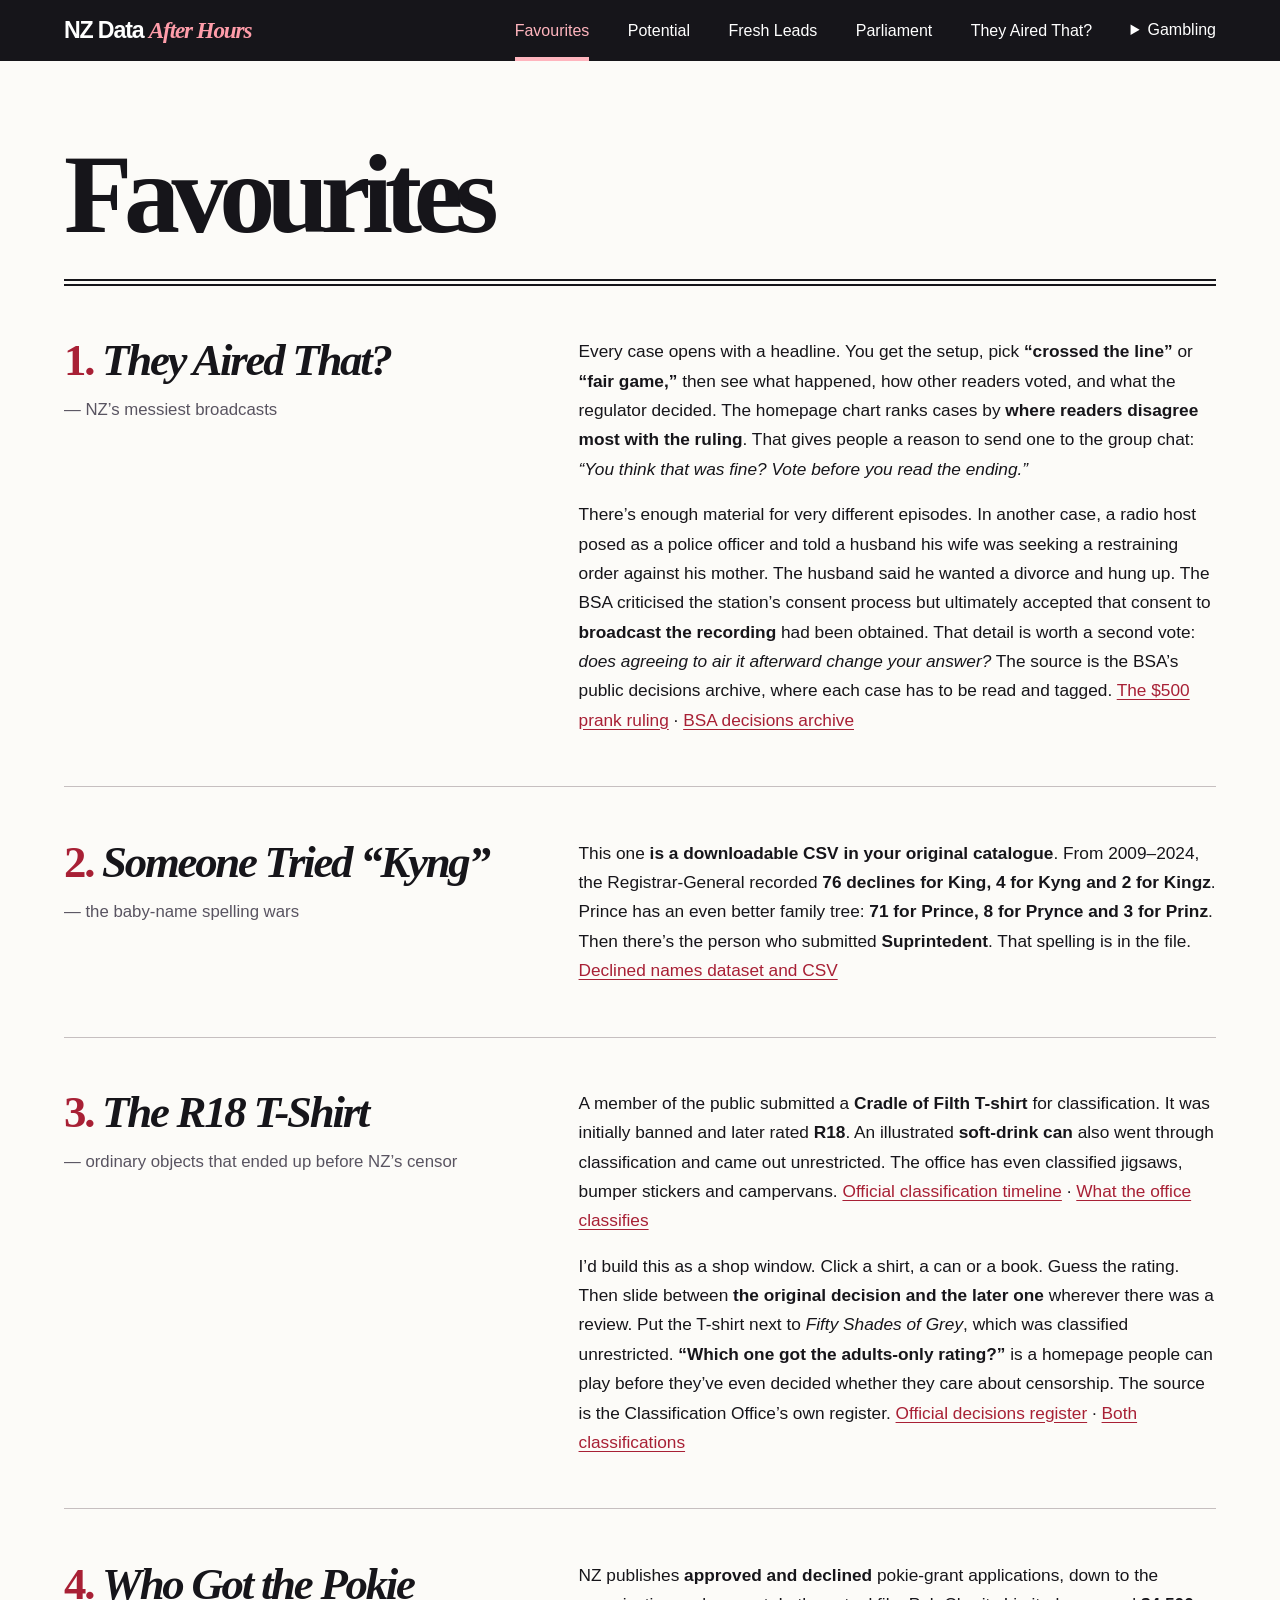
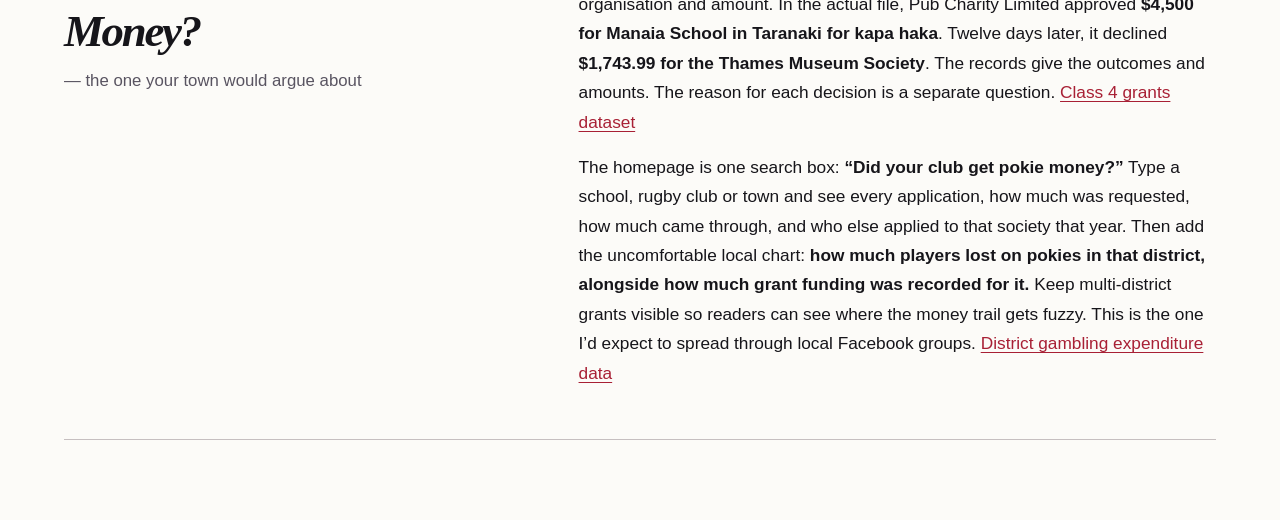
<file: index.html>
<!doctype html>
<html lang="en-NZ">
<head>
  <meta charset="utf-8">
  <meta name="viewport" content="width=device-width, initial-scale=1">
  <title>Favourites · NZ Data After Hours</title>
  <link rel="stylesheet" href="style.css">
  <link rel="stylesheet" href="gambling.css">
</head>
<body>
  <a class="skip" href="#main">Skip to content</a>
  <header class="masthead">
    <div class="frame header-row">
      <a class="wordmark" href="index.html">NZ Data <em>After Hours</em></a>
      <nav aria-label="Pages">
        <a href="index.html" aria-current="page">Favourites</a>
        <a href="potential.html">Potential</a>
        <a href="fresh-leads.html">Fresh Leads</a>
        <a href="parliament.html">Parliament</a>
        <a href="they-aired-that.html">They Aired That?</a>
        <details class="gambling-menu"><summary>Gambling</summary><div>
          <a href="gambling.html">Gambling Website</a>
          <a href="pokie-money.html">Pokie Money</a>
          <a href="gambling-losses.html">NZ Gambling Losses</a>
          <a href="online-gambling.html">Offshore Gambling</a>
          <a href="odds.html">What Are the Odds?</a>
          <a href="hundred-dollars.html">The $100 Breakdown</a>
          <a href="pokies-near-you.html">Pokies Near You</a>
          <a href="how-nz-gambles.html">How NZ Gambles</a>
        </div></details>
      </nav>
    </div>
  </header>
  <main class="frame" id="main">
    <h1>Favourites</h1>
    <article id="they-aired-that">
      <header class="story-title">
        <h2><span class="number">1.</span> <a href="they-aired-that.html"><em>They Aired That?</em></a> <span class="subtitle">— NZ’s messiest broadcasts</span></h2>
      </header>
      <div class="copy">
        <p>Every case opens with a headline. You get the setup, pick <strong>“crossed the line”</strong> or <strong>“fair game,”</strong> then see what happened, how other readers voted, and what the regulator decided. The homepage chart ranks cases by <strong>where readers disagree most with the ruling</strong>. That gives people a reason to send one to the group chat: <em>“You think that was fine? Vote before you read the ending.”</em></p>
        <p>There’s enough material for very different episodes. In another case, a radio host posed as a police officer and told a husband his wife was seeking a restraining order against his mother. The husband said he wanted a divorce and hung up. The BSA criticised the station’s consent process but ultimately accepted that consent to <strong>broadcast the recording</strong> had been obtained. That detail is worth a second vote: <em>does agreeing to air it afterward change your answer?</em> The source is the BSA’s public decisions archive, where each case has to be read and tagged. <a href="https://www.bsa.govt.nz/decisions/all-decisions/albery-and-radioworks-ltd-2011-038/">The $500 prank ruling</a> · <a href="https://www.bsa.govt.nz/decisions/">BSA decisions archive</a></p>
      </div>
    </article>

    <article id="someone-tried-kyng">
      <header class="story-title">
        <h2><span class="number">2.</span> <a href="#someone-tried-kyng"><em>Someone Tried “Kyng”</em></a> <span class="subtitle">— the baby-name spelling wars</span></h2>
      </header>
      <div class="copy">
        <p>This one <strong>is a downloadable CSV in your original catalogue</strong>. From 2009–2024, the Registrar-General recorded <strong>76 declines for King, 4 for Kyng and 2 for Kingz</strong>. Prince has an even better family tree: <strong>71 for Prince, 8 for Prynce and 3 for Prinz</strong>. Then there’s the person who submitted <strong>Suprintedent</strong>. That spelling is in the file. <a href="https://catalogue.data.govt.nz/dataset/names-that-were-declined-by-the-registrar-general-from-2009-2024">Declined names dataset and CSV</a></p>
      </div>
    </article>

    <article id="the-r18-t-shirt">
      <header class="story-title">
        <h2><span class="number">3.</span> <a href="#the-r18-t-shirt"><em>The R18 T-Shirt</em></a> <span class="subtitle">— ordinary objects that ended up before NZ’s censor</span></h2>
      </header>
      <div class="copy">
        <p>A member of the public submitted a <strong>Cradle of Filth T-shirt</strong> for classification. It was initially banned and later rated <strong>R18</strong>. An illustrated <strong>soft-drink can</strong> also went through classification and came out unrestricted. The office has even classified jigsaws, bumper stickers and campervans. <a href="https://www.classificationoffice.govt.nz/resources/30-years-of-the-classification-office/">Official classification timeline</a> · <a href="https://www.classificationoffice.govt.nz/about/our-role/">What the office classifies</a></p>
        <p>I’d build this as a shop window. Click a shirt, a can or a book. Guess the rating. Then slide between <strong>the original decision and the later one</strong> wherever there was a review. Put the T-shirt next to <em>Fifty Shades of Grey</em>, which was classified unrestricted. <strong>“Which one got the adults-only rating?”</strong> is a homepage people can play before they’ve even decided whether they care about censorship. The source is the Classification Office’s own register. <a href="https://register.classificationoffice.govt.nz/">Official decisions register</a> · <a href="https://www.classificationoffice.govt.nz/resources/30-years-of-the-classification-office/">Both classifications</a></p>
      </div>
    </article>

    <article id="who-got-the-pokie-money">
      <header class="story-title">
        <h2><span class="number">4.</span> <a href="pokie-money.html"><em>Who Got the Pokie Money?</em></a> <span class="subtitle">— the one your town would argue about</span></h2>
      </header>
      <div class="copy">
        <p>NZ publishes <strong>approved and declined</strong> pokie-grant applications, down to the organisation and amount. In the actual file, Pub Charity Limited approved <strong>$4,500 for Manaia School in Taranaki for kapa haka</strong>. Twelve days later, it declined <strong>$1,743.99 for the Thames Museum Society</strong>. The records give the outcomes and amounts. The reason for each decision is a separate question. <a href="https://catalogue.data.govt.nz/dataset/class-4-grants-data">Class 4 grants dataset</a></p>
        <p>The homepage is one search box: <strong>“Did your club get pokie money?”</strong> Type a school, rugby club or town and see every application, how much was requested, how much came through, and who else applied to that society that year. Then add the uncomfortable local chart: <strong>how much players lost on pokies in that district, alongside how much grant funding was recorded for it.</strong> Keep multi-district grants visible so readers can see where the money trail gets fuzzy. This is the one I’d expect to spread through local Facebook groups. <a href="https://catalogue.data.govt.nz/dataset/class-4-gambling-expenditure-by-quarter-and-district">District gambling expenditure data</a></p>
      </div>
    </article>
  </main>
</body>
</html>
</file>
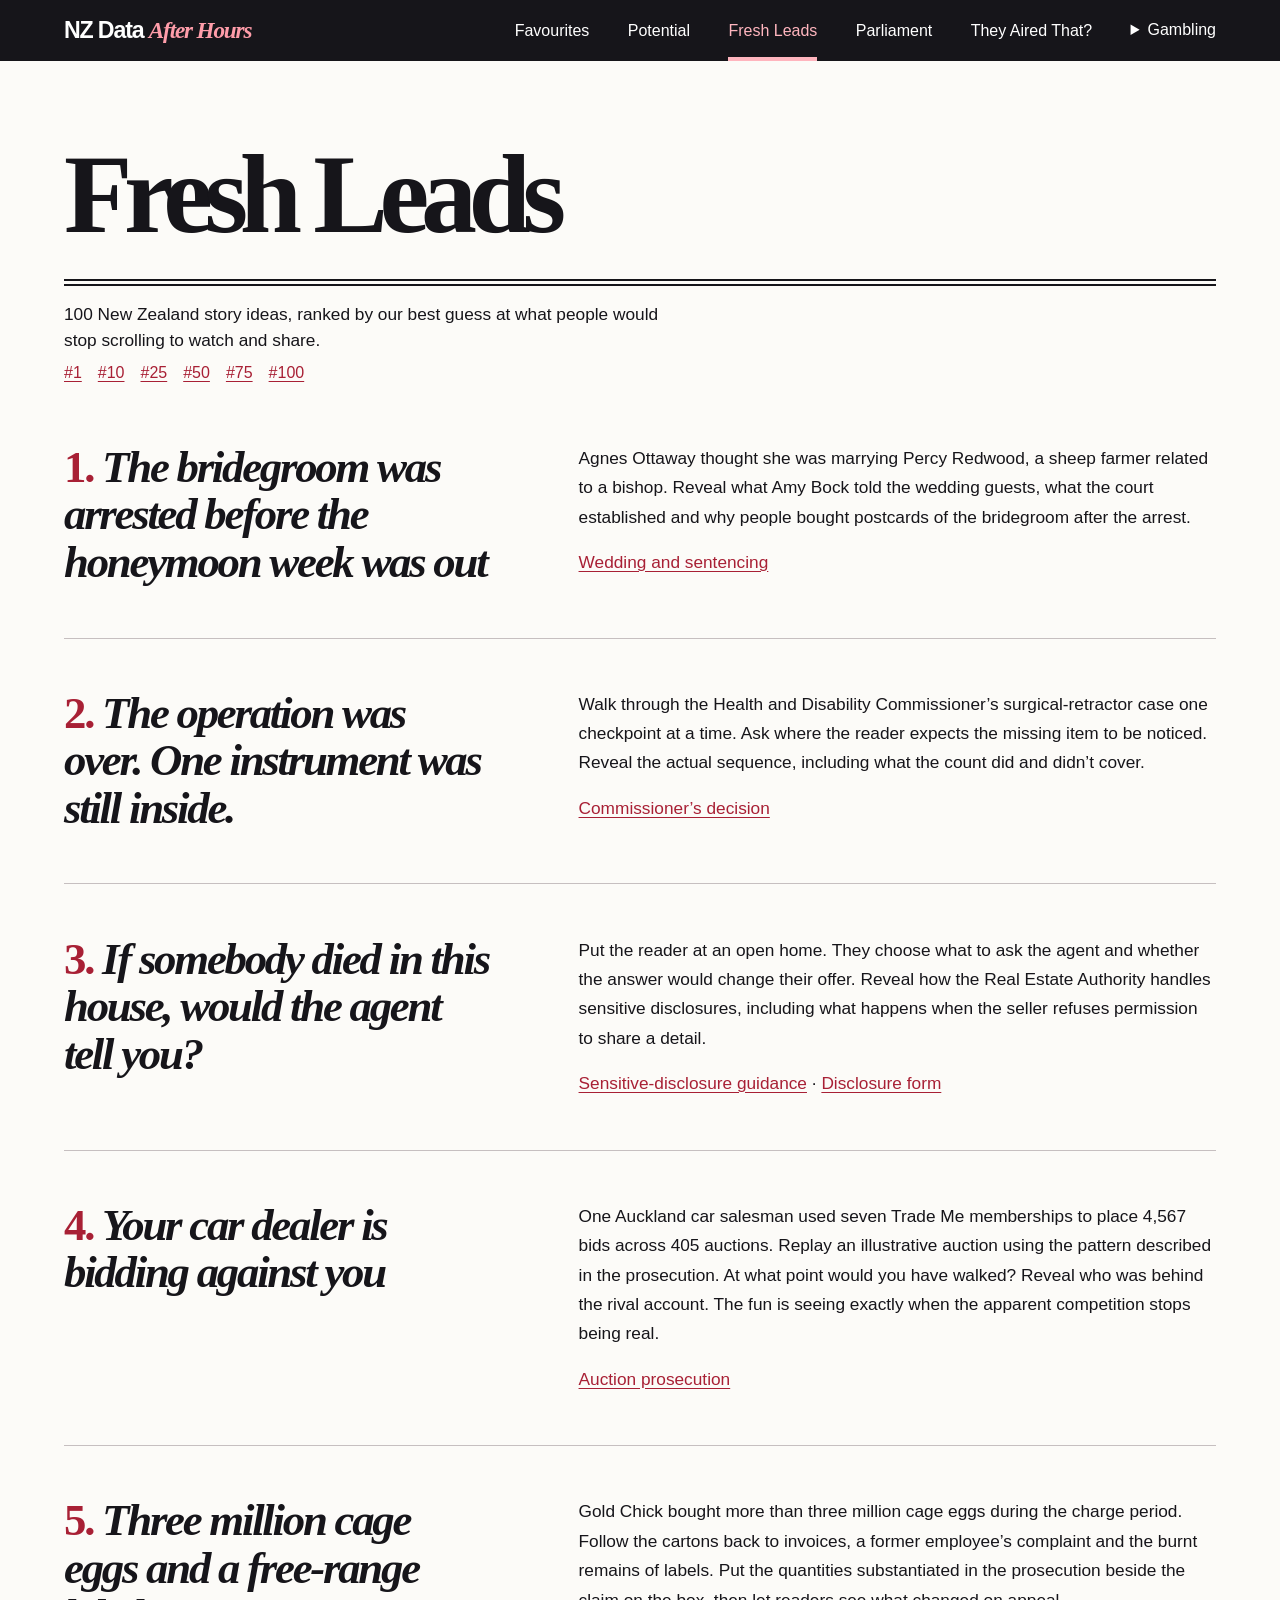
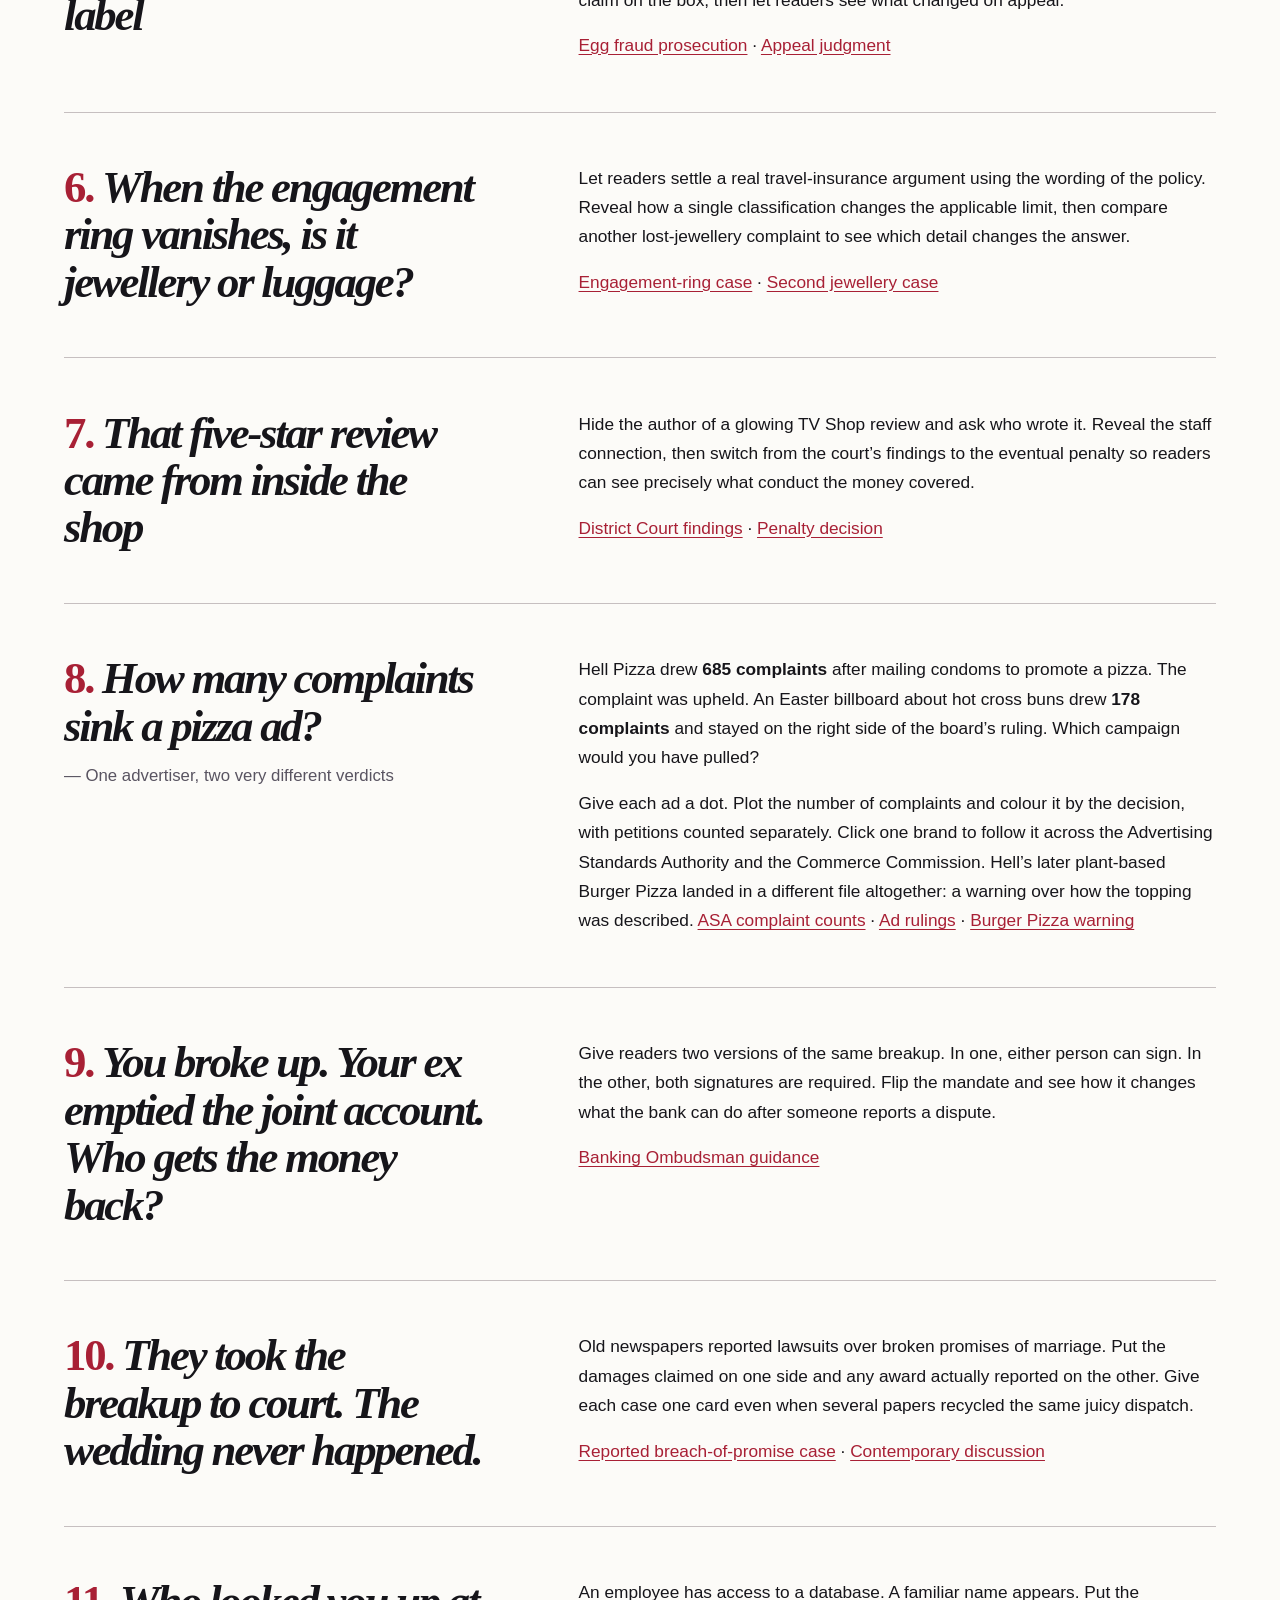
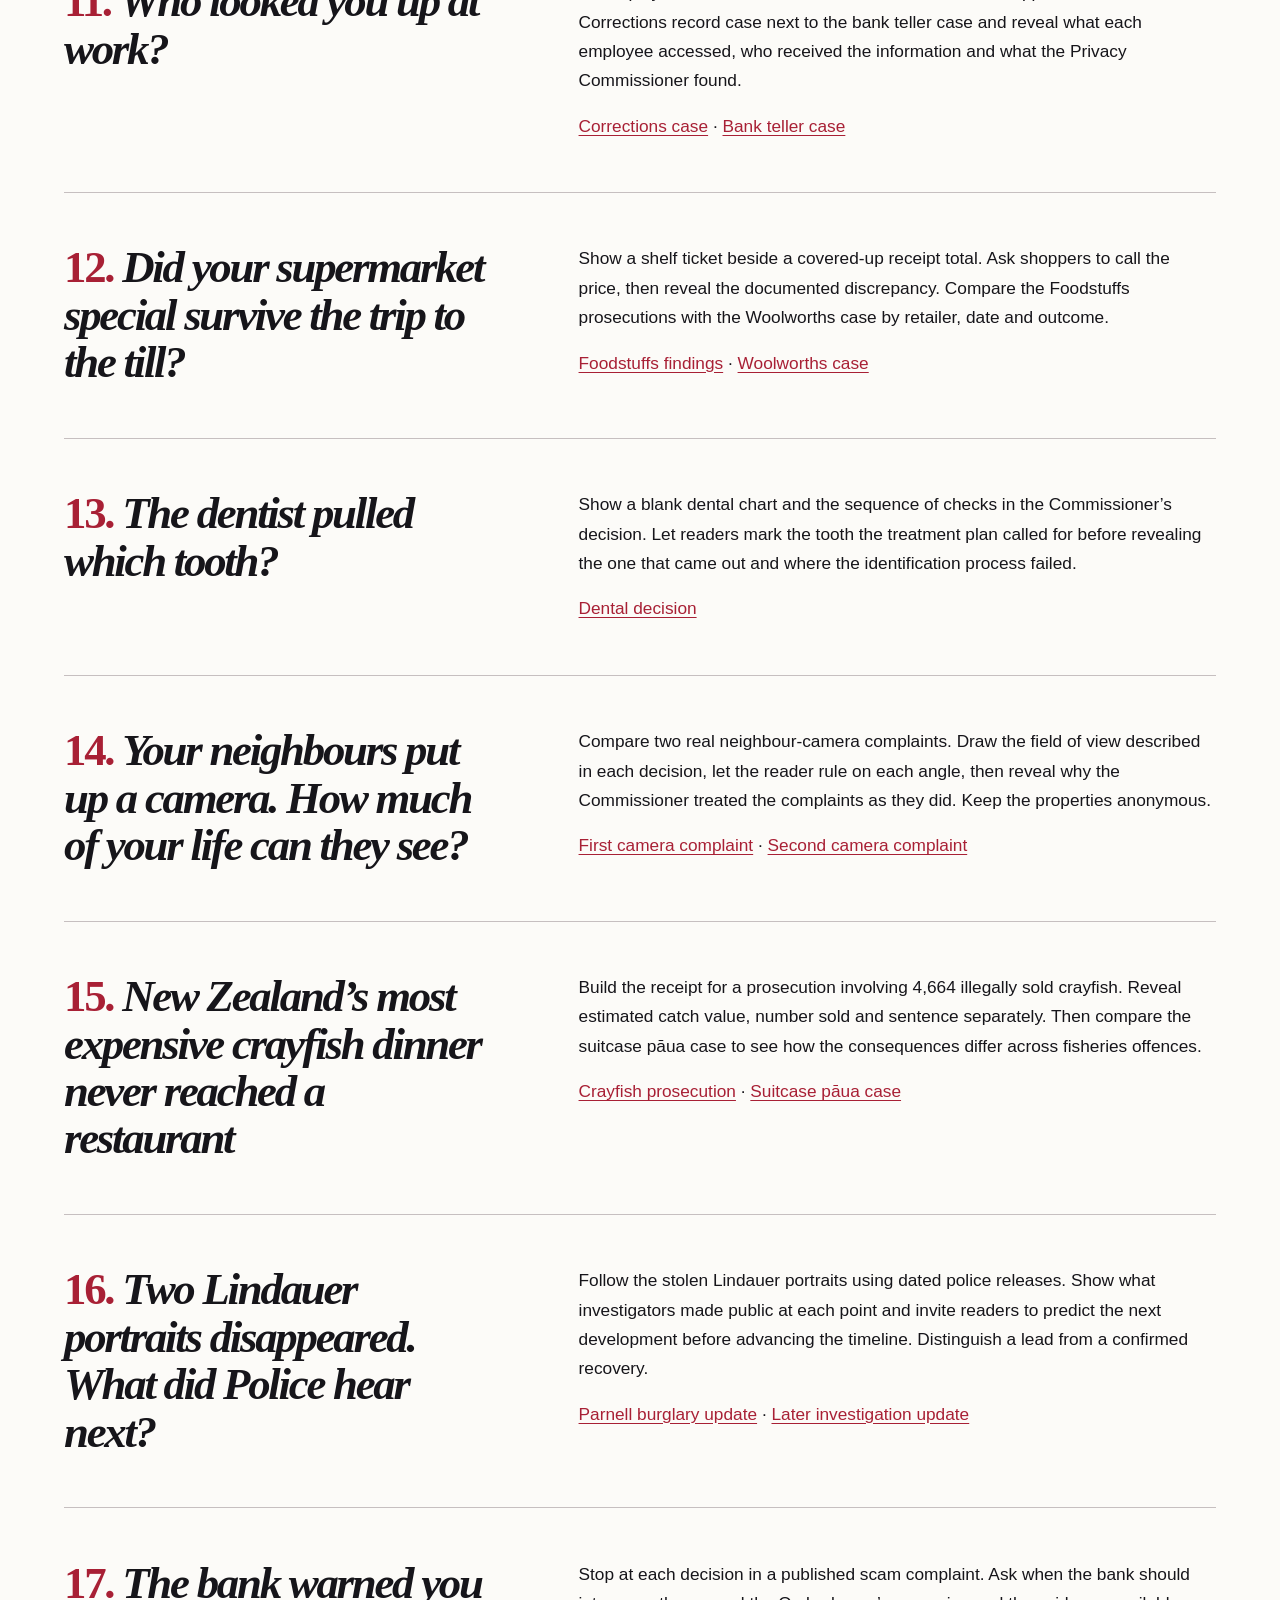
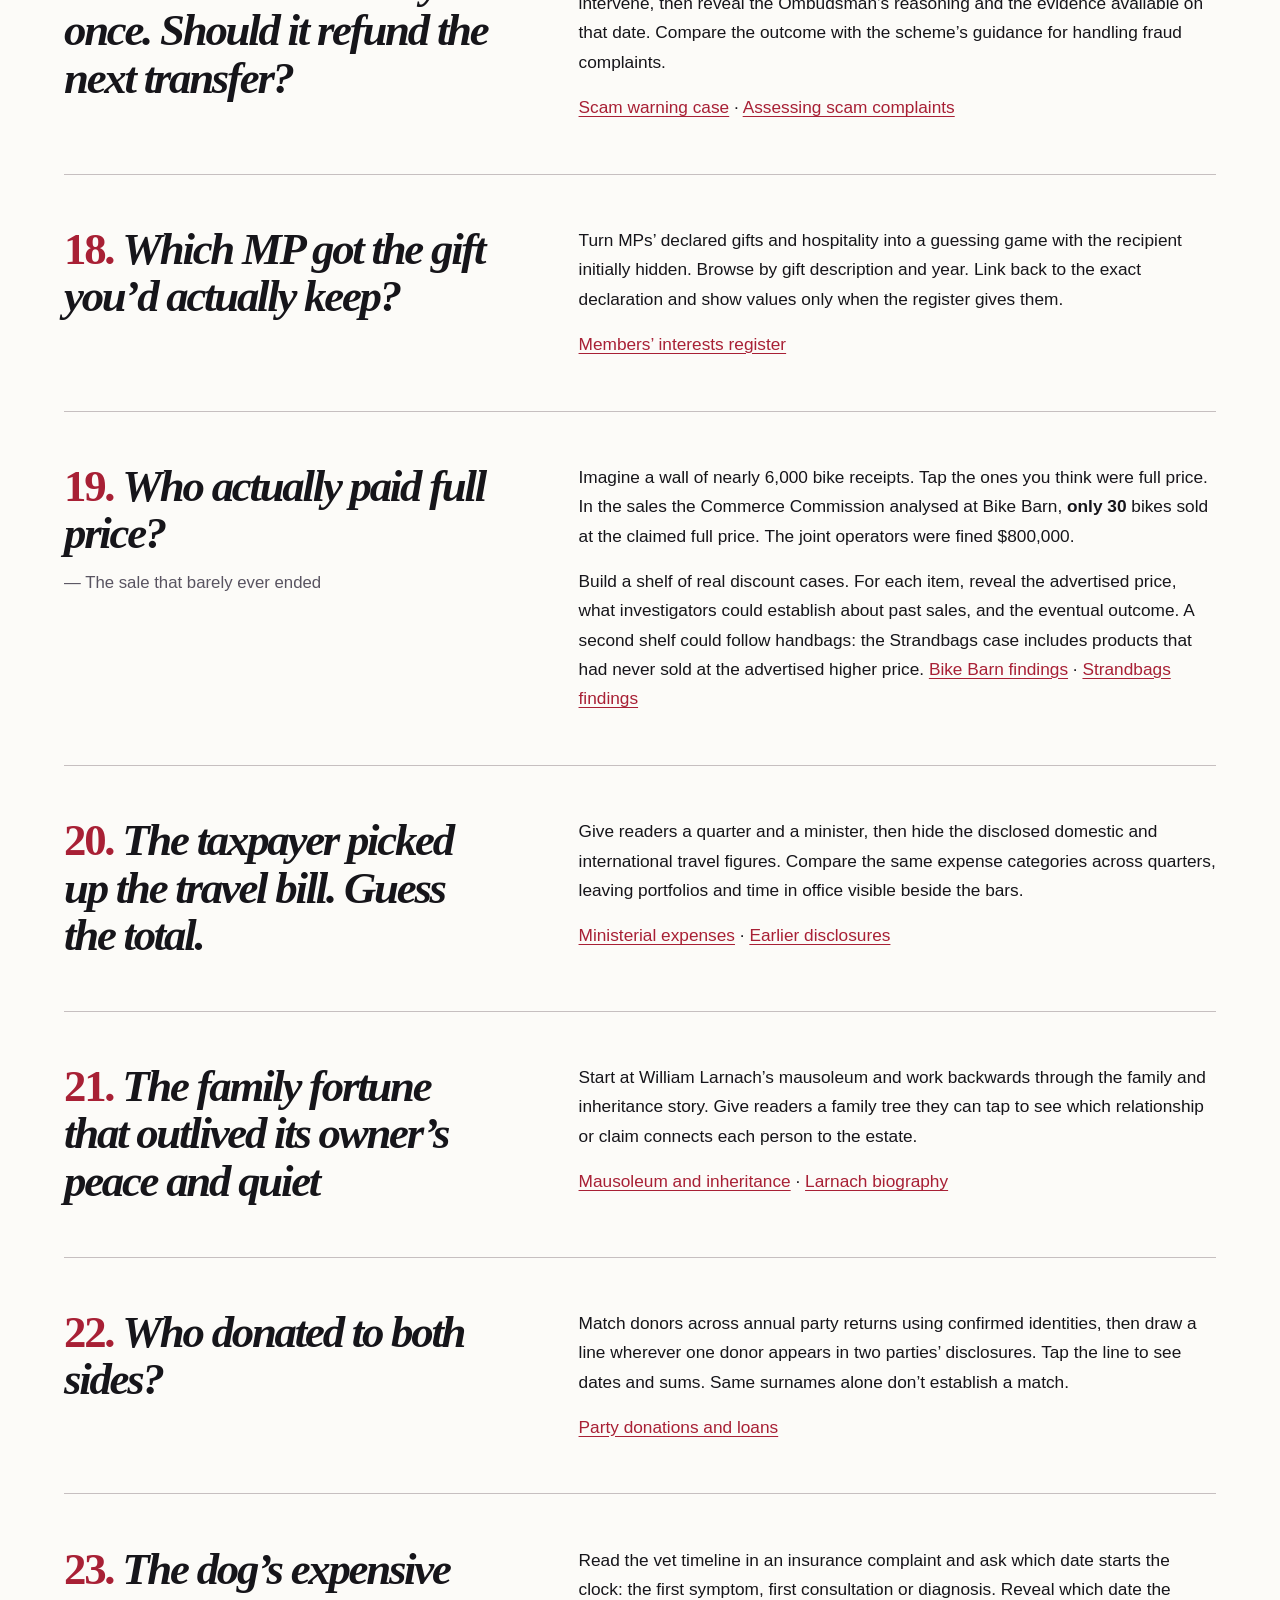
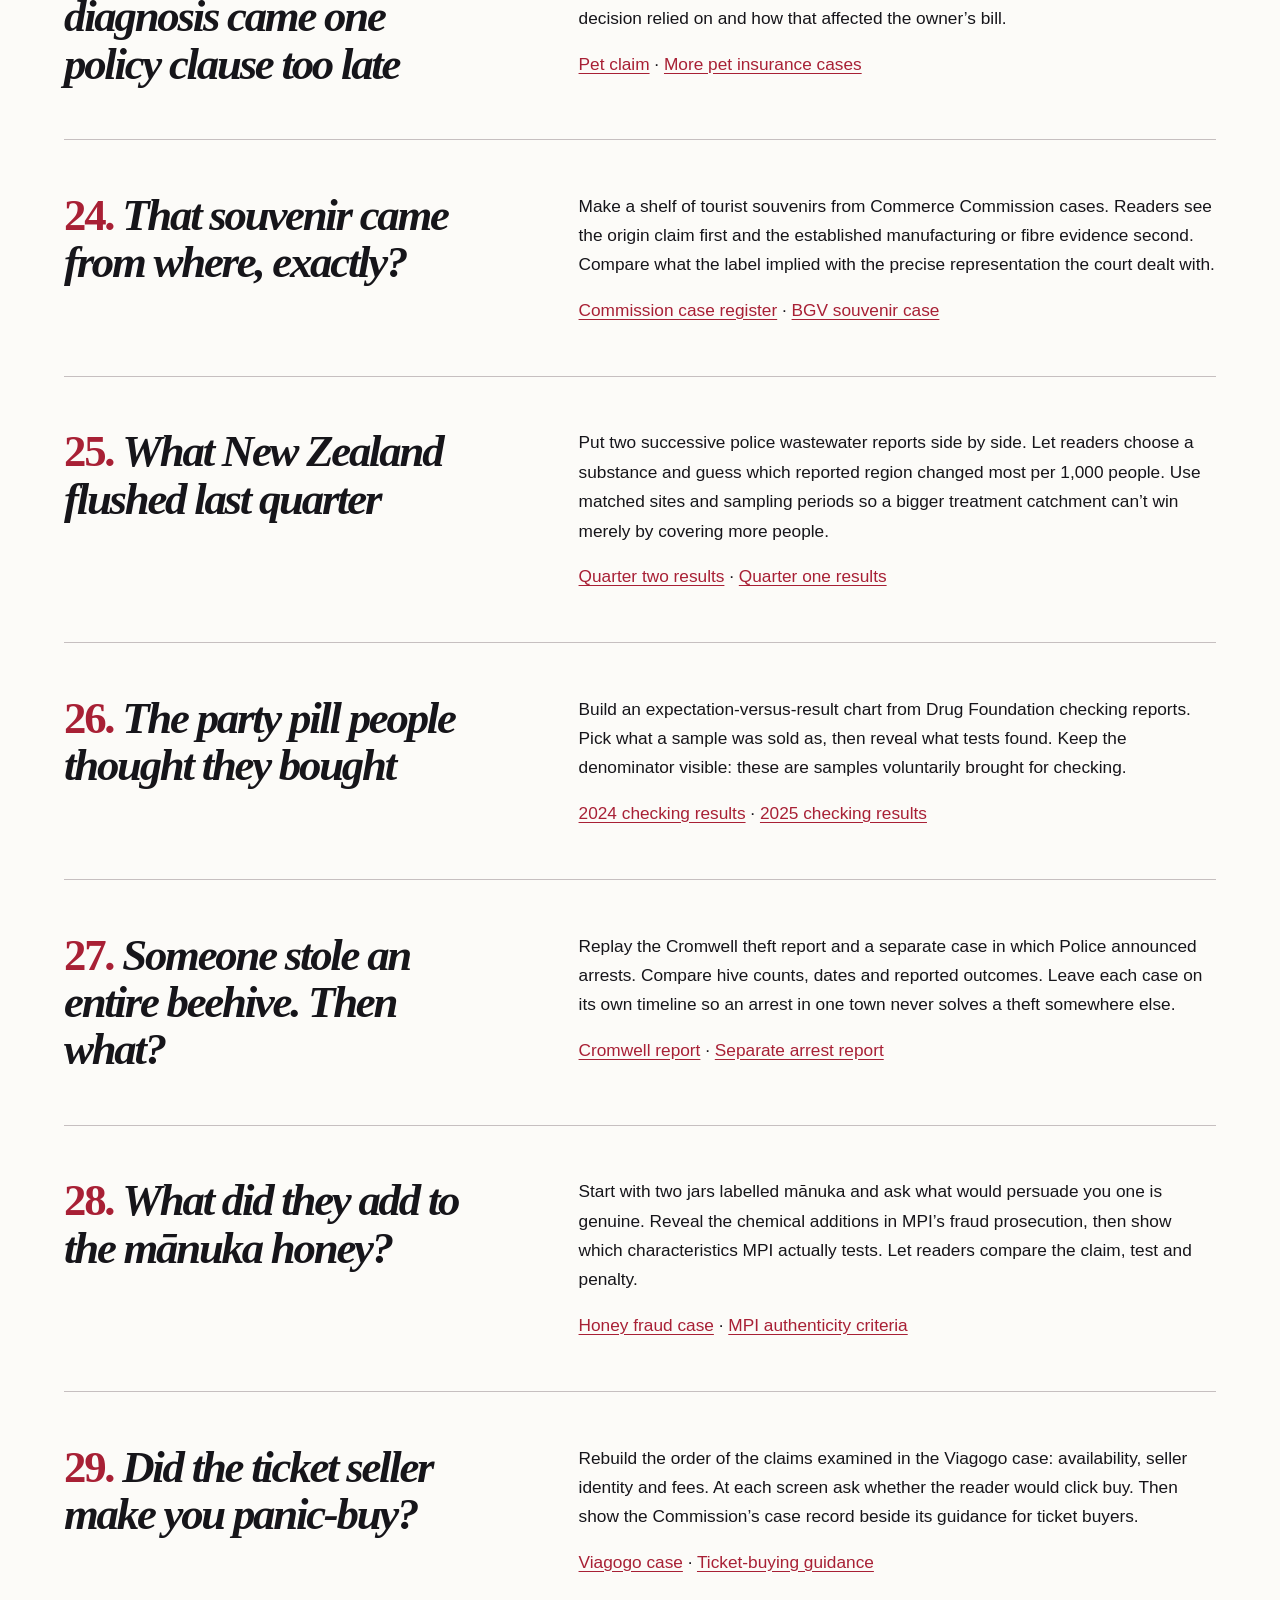
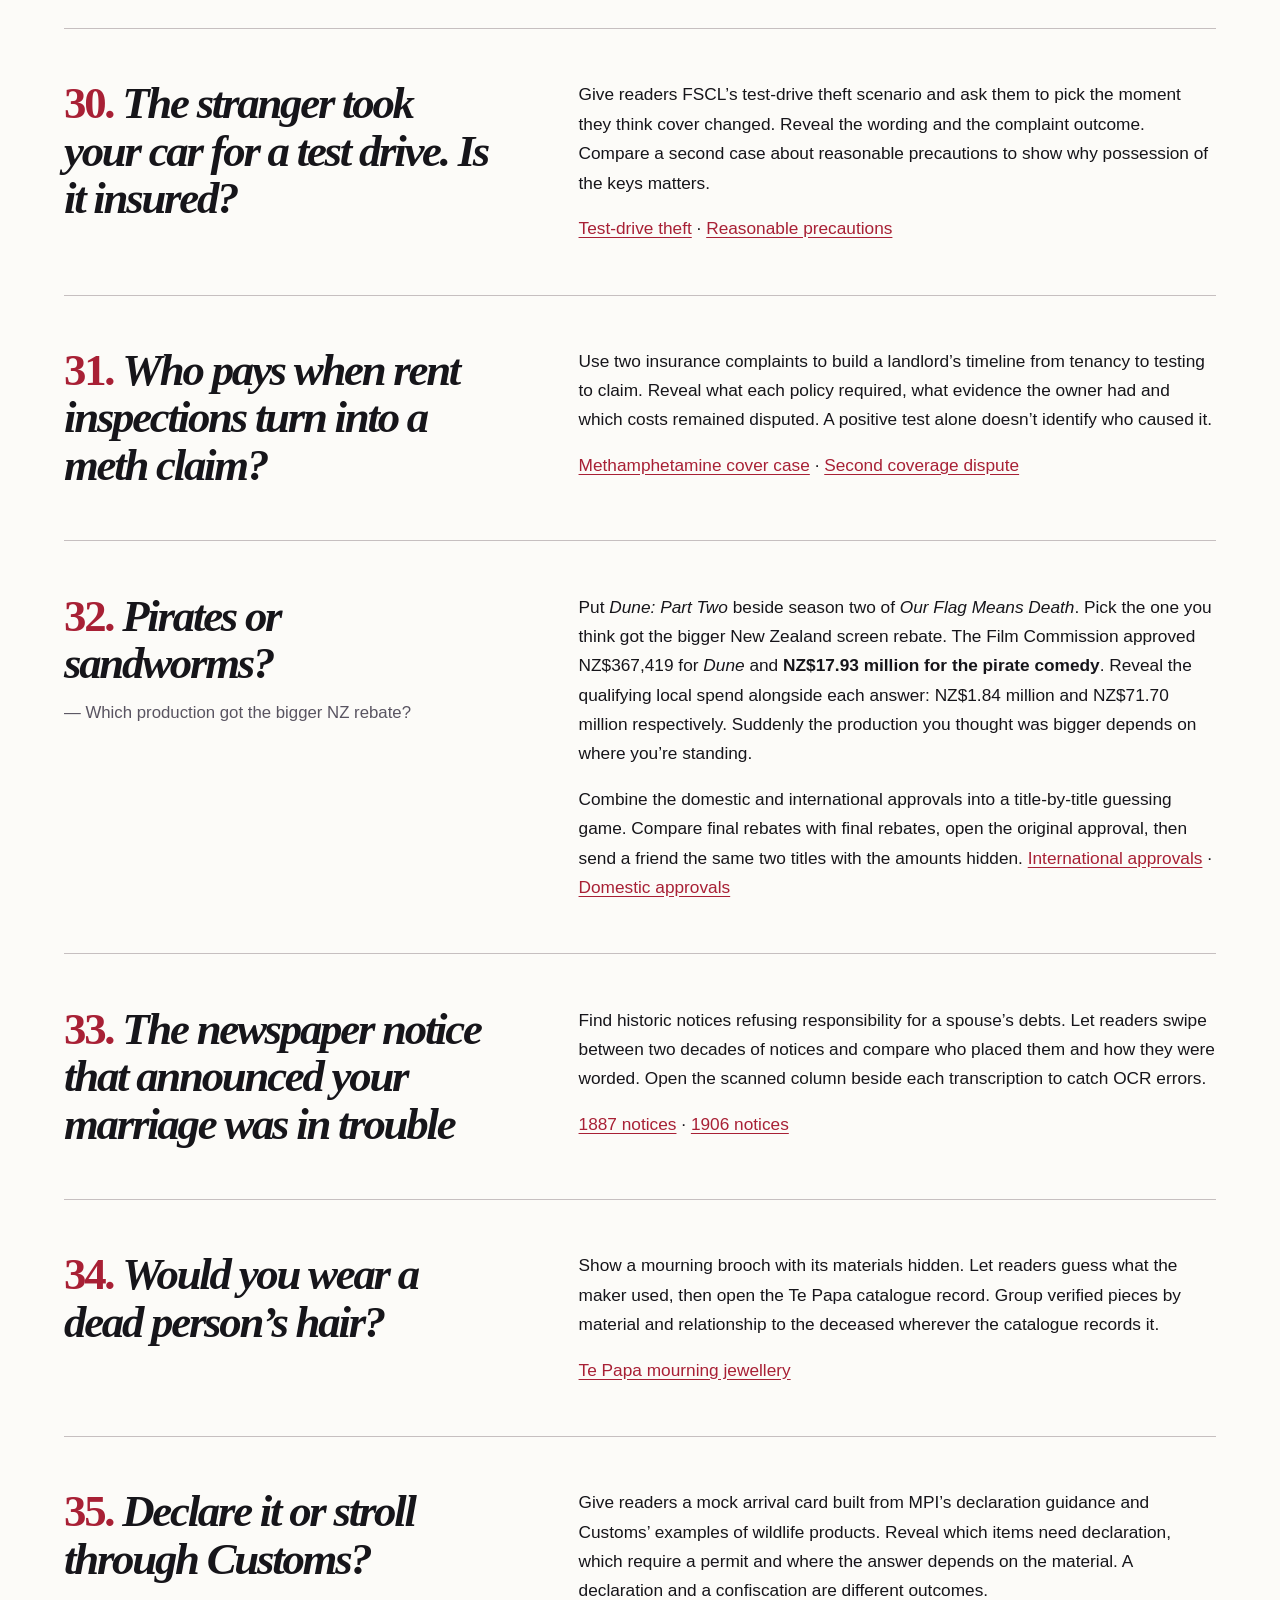
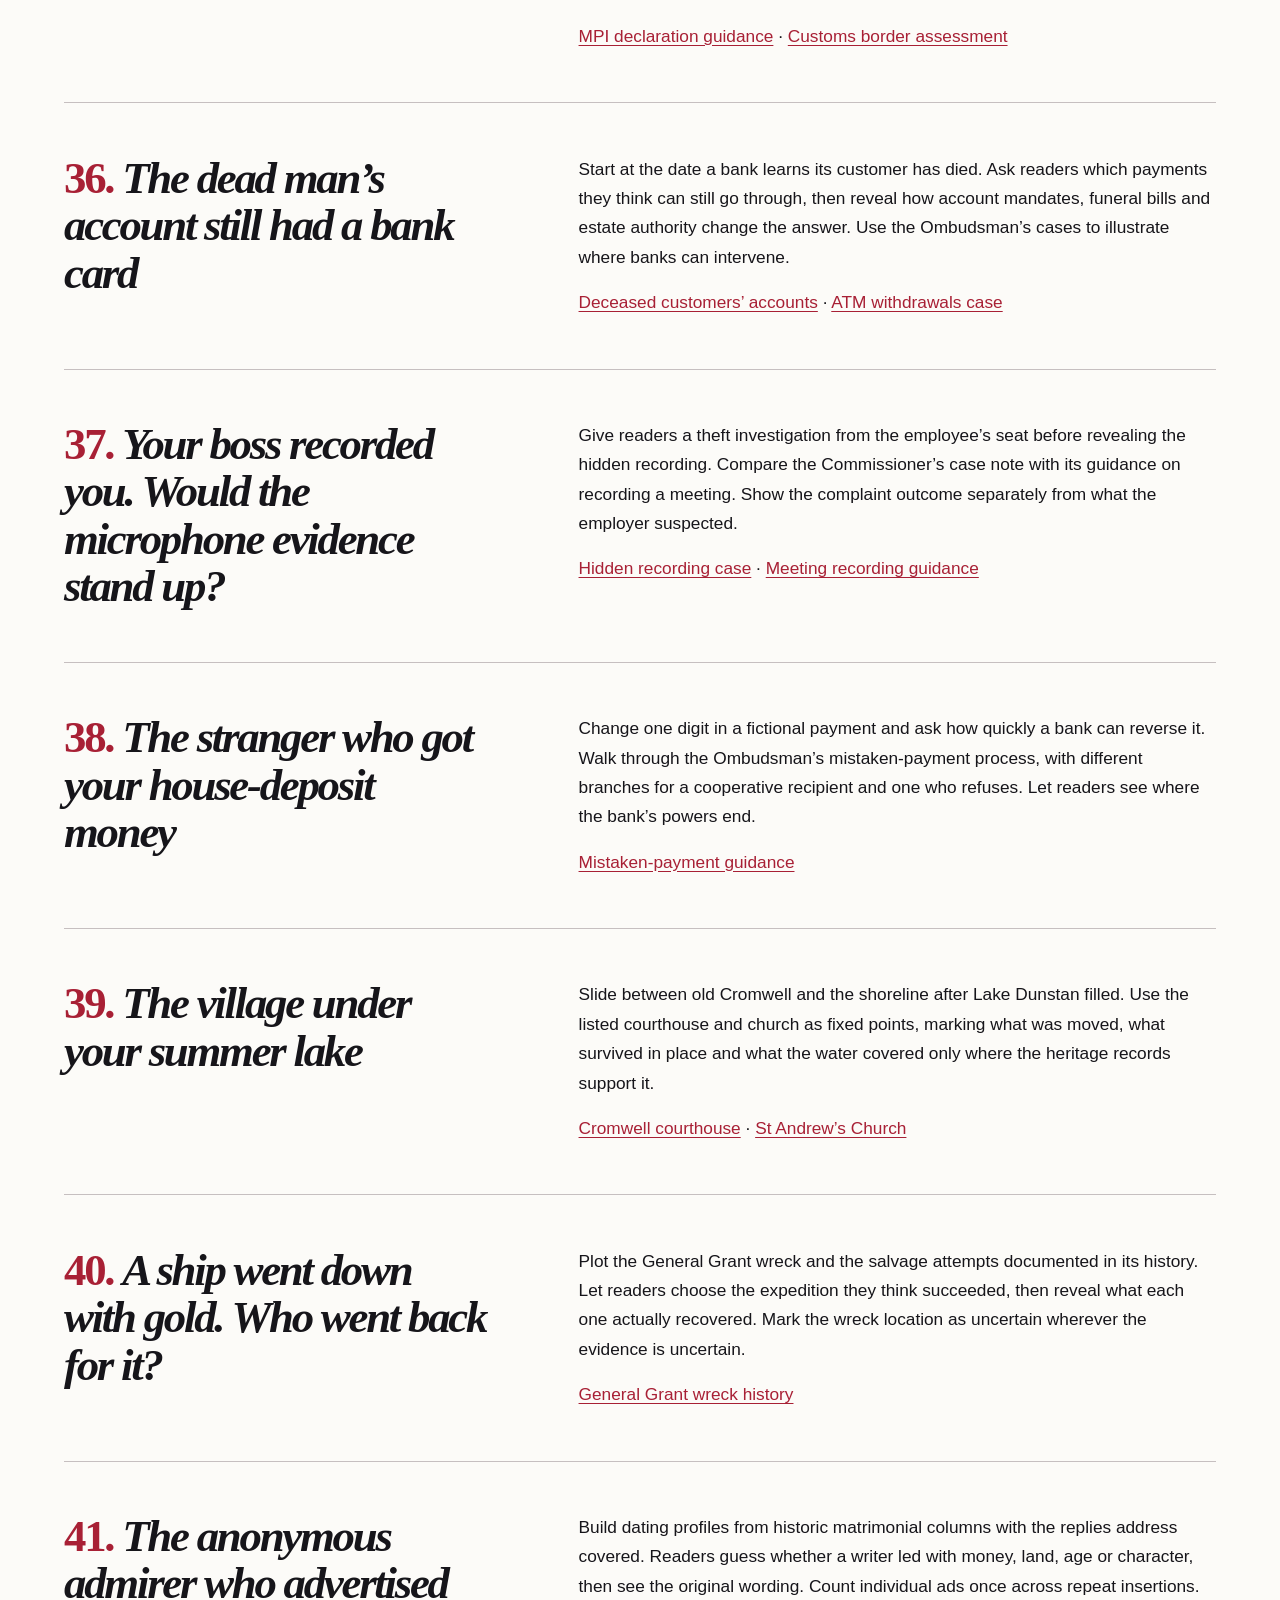
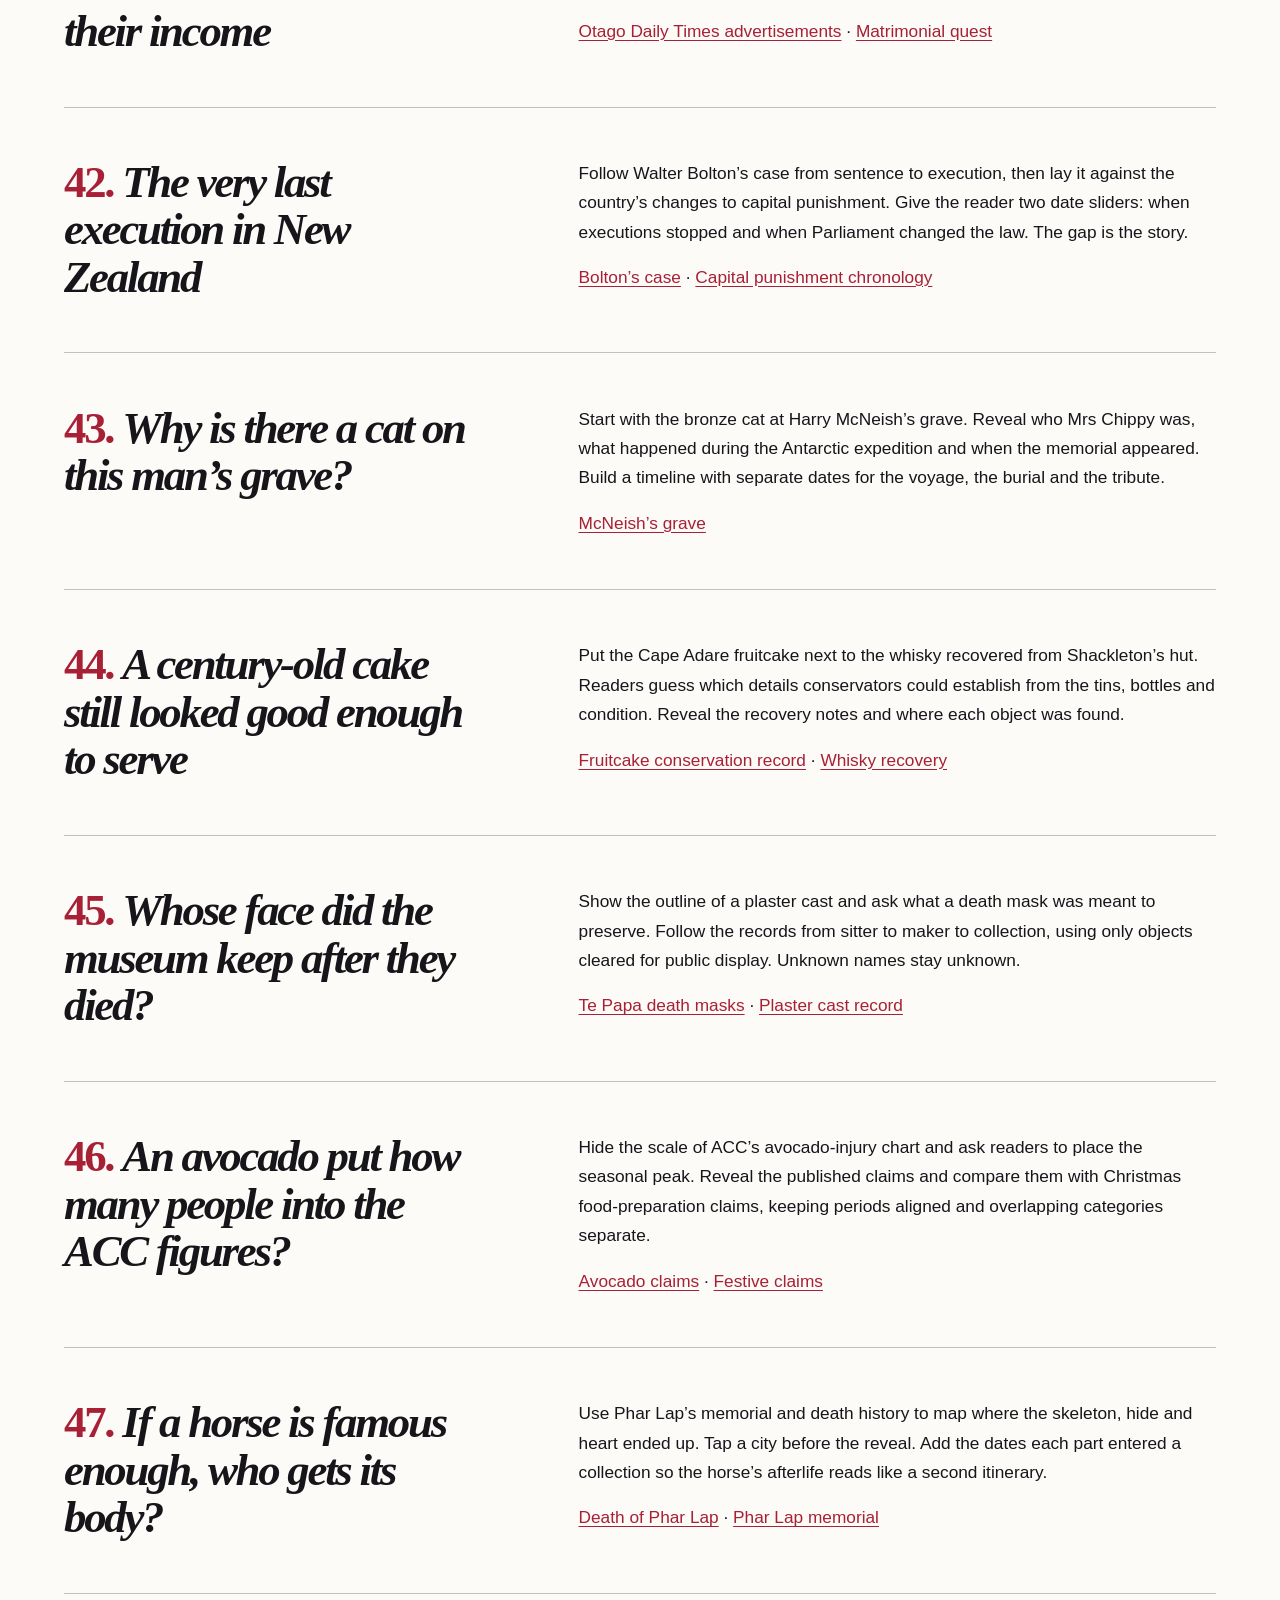
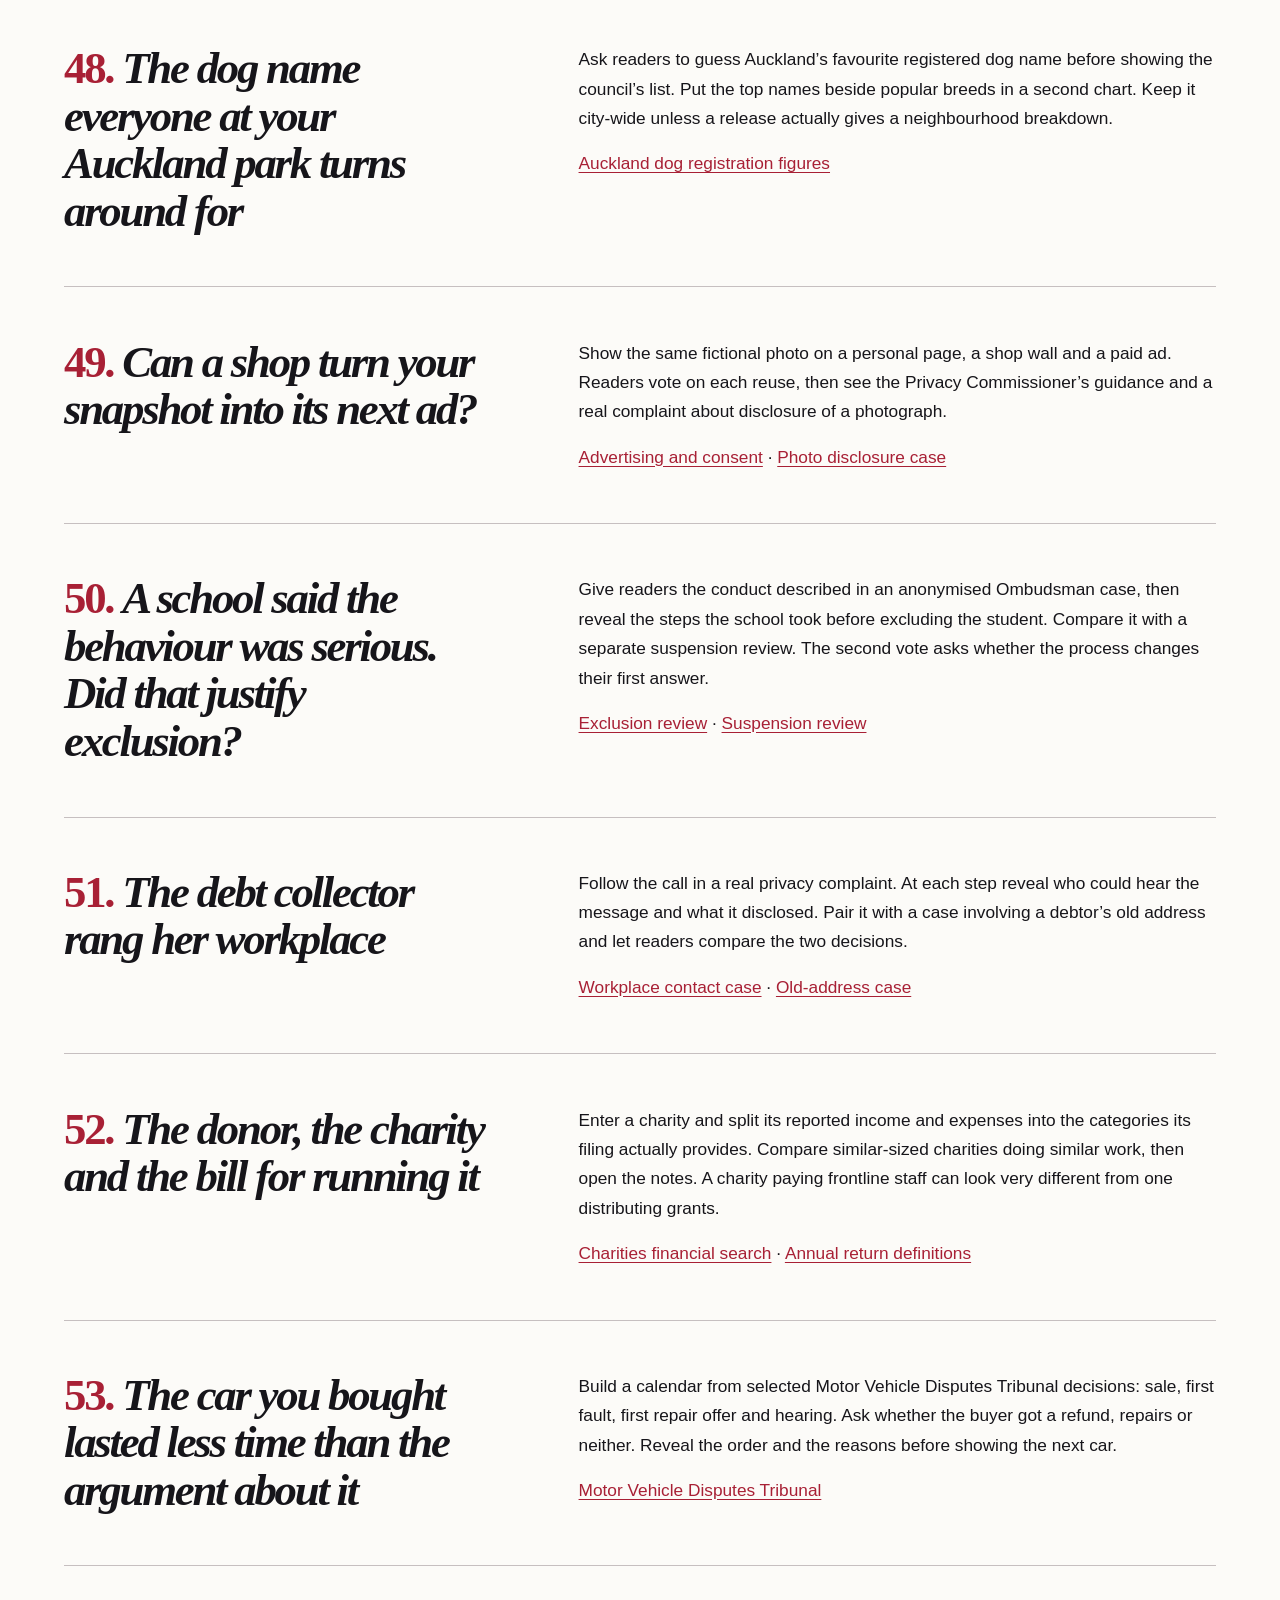
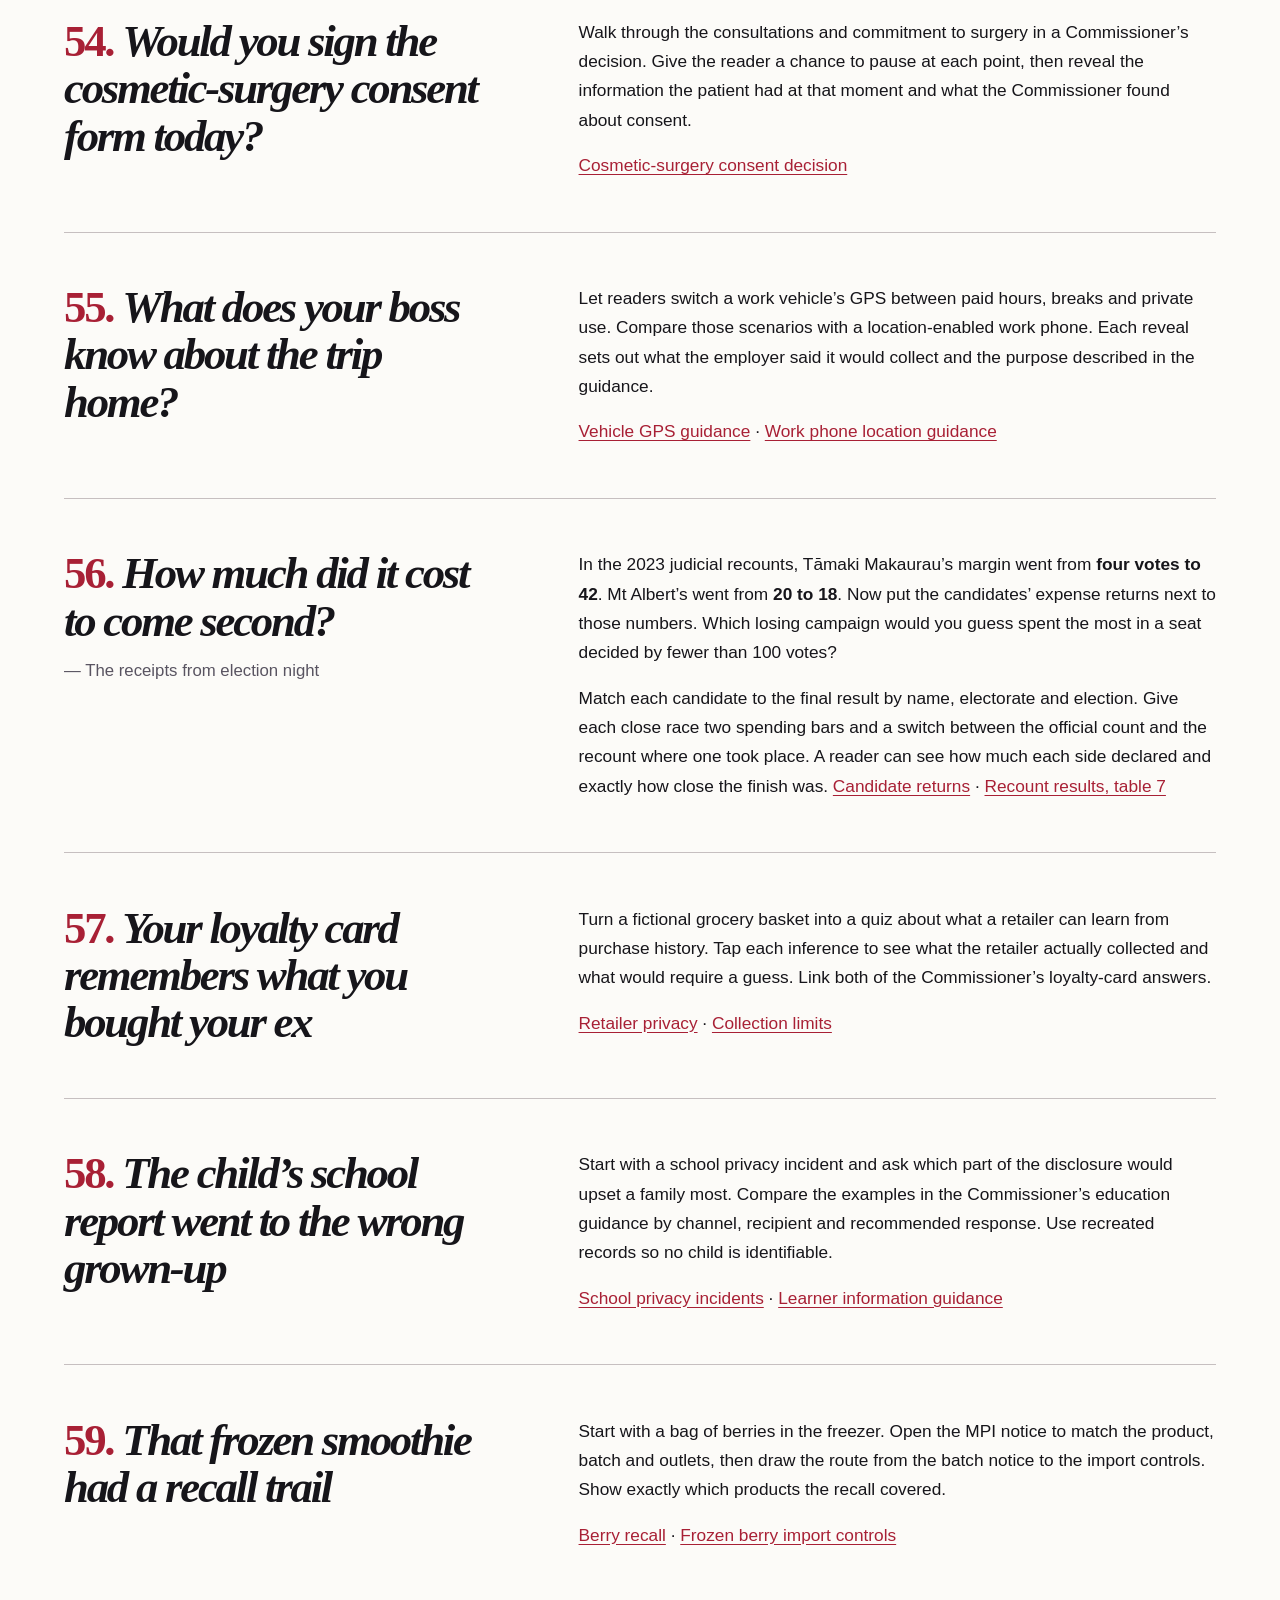
<file: fresh-leads.html>
<!doctype html>
<html lang="en-NZ">
<head>
  <meta charset="utf-8">
  <meta name="viewport" content="width=device-width, initial-scale=1">
  <title>Fresh Leads · NZ Data After Hours</title>
  <link rel="stylesheet" href="style.css">
  <link rel="stylesheet" href="gambling.css">
</head>
<body>
  <a class="skip" href="#main">Skip to content</a>
  <header class="masthead">
    <div class="frame header-row">
      <a class="wordmark" href="index.html">NZ Data <em>After Hours</em></a>
      <nav aria-label="Pages">
        <a href="index.html">Favourites</a>
        <a href="potential.html">Potential</a>
        <a href="fresh-leads.html" aria-current="page">Fresh Leads</a>
        <a href="parliament.html">Parliament</a>
        <a href="they-aired-that.html">They Aired That?</a>
        <details class="gambling-menu"><summary>Gambling</summary><div>
          <a href="gambling.html">Gambling Website</a>
          <a href="pokie-money.html">Pokie Money</a>
          <a href="gambling-losses.html">NZ Gambling Losses</a>
          <a href="online-gambling.html">Offshore Gambling</a>
          <a href="odds.html">What Are the Odds?</a>
          <a href="hundred-dollars.html">The $100 Breakdown</a>
          <a href="pokies-near-you.html">Pokies Near You</a>
          <a href="how-nz-gambles.html">How NZ Gambles</a>
        </div></details>
      </nav>
    </div>
  </header>
  <main class="frame" id="main">
    <h1>Fresh Leads</h1>
    <p class="lead-intro">100 New Zealand story ideas, ranked by our best guess at what people would stop scrolling to watch and share.</p>
    <nav class="lead-jumps" aria-label="Jump to story rank"><a href="#the-bridegroom-was-arrested-before-the-honeymoon-week-was-out">#1</a> <a href="#they-took-the-breakup-to-court-the-wedding-never-happened">#10</a> <a href="#what-new-zealand-flushed-last-quarter">#25</a> <a href="#a-school-said-the-behaviour-was-serious-did-that-justify-exclusion">#50</a> <a href="#would-you-still-make-an-offer-after-seeing-the-claims-map">#75</a> <a href="#the-tea-break-that-ran-on-a-railway-timetable">#100</a></nav>
    <article id="the-bridegroom-was-arrested-before-the-honeymoon-week-was-out">
      <header class="story-title">
        <h2><span class="number">1.</span> <a href="#the-bridegroom-was-arrested-before-the-honeymoon-week-was-out"><em>The bridegroom was arrested before the honeymoon week was out</em></a></h2>
      </header>
      <div class="copy">
        <p>Agnes Ottaway thought she was marrying Percy Redwood, a sheep farmer related to a bishop. Reveal what Amy Bock told the wedding guests, what the court established and why people bought postcards of the bridegroom after the arrest.</p>
        <p><a href="https://nzhistory.govt.nz/page/amy-bock-sentenced-dunedin-supreme-court">Wedding and sentencing</a></p>
      </div>
    </article>

    <article id="the-operation-was-over-one-instrument-was-still-inside">
      <header class="story-title">
        <h2><span class="number">2.</span> <a href="#the-operation-was-over-one-instrument-was-still-inside"><em>The operation was over. One instrument was still inside.</em></a></h2>
      </header>
      <div class="copy">
        <p>Walk through the Health and Disability Commissioner’s surgical-retractor case one checkpoint at a time. Ask where the reader expects the missing item to be noticed. Reveal the actual sequence, including what the count did and didn’t cover.</p>
        <p><a href="https://www.hdc.org.nz/decisions/search-decisions/2023/21hdc01479/">Commissioner’s decision</a></p>
      </div>
    </article>

    <article id="if-somebody-died-in-this-house-would-the-agent-tell-you">
      <header class="story-title">
        <h2><span class="number">3.</span> <a href="#if-somebody-died-in-this-house-would-the-agent-tell-you"><em>If somebody died in this house, would the agent tell you?</em></a></h2>
      </header>
      <div class="copy">
        <p>Put the reader at an open home. They choose what to ask the agent and whether the answer would change their offer. Reveal how the Real Estate Authority handles sensitive disclosures, including what happens when the seller refuses permission to share a detail.</p>
        <p><a href="https://www.rea.govt.nz/real-estate-professionals/industry-guidance-and-information/disclosures/sensitive-issues/">Sensitive-disclosure guidance</a> · <a href="https://www.rea.govt.nz/assets/Resources/Forms-130318/Other-forms-130318/Disclosure-of-sensitive-issues.pdf">Disclosure form</a></p>
      </div>
    </article>

    <article id="your-car-dealer-is-bidding-against-you">
      <header class="story-title">
        <h2><span class="number">4.</span> <a href="#your-car-dealer-is-bidding-against-you"><em>Your car dealer is bidding against you</em></a></h2>
      </header>
      <div class="copy">
        <p>One Auckland car salesman used seven Trade Me memberships to place 4,567 bids across 405 auctions. Replay an illustrative auction using the pattern described in the prosecution. At what point would you have walked? Reveal who was behind the rival account. The fun is seeing exactly when the apparent competition stops being real.</p>
        <p><a href="https://www.comcom.govt.nz/news-and-media/news-and-events/2013/auckland-car-salesman-convicted-of-dishonest-online-auction-bids/">Auction prosecution</a></p>
      </div>
    </article>

    <article id="three-million-cage-eggs-and-a-free-range-label">
      <header class="story-title">
        <h2><span class="number">5.</span> <a href="#three-million-cage-eggs-and-a-free-range-label"><em>Three million cage eggs and a free-range label</em></a></h2>
      </header>
      <div class="copy">
        <p>Gold Chick bought more than three million cage eggs during the charge period. Follow the cartons back to invoices, a former employee’s complaint and the burnt remains of labels. Put the quantities substantiated in the prosecution beside the claim on the box, then let readers see what changed on appeal.</p>
        <p><a href="https://www.comcom.govt.nz/news-and-media/news-and-events/2020/12-months-home-detention-for-free-range-egg-fraud/">Egg fraud prosecution</a> · <a href="https://comcom.govt.nz/__data/assets/pdf_file/0029/230969/Xue-Chen-v-R-High-Court-judgment-Judgment-of-Gordon-J-on-appeal-2-December-2020.pdf">Appeal judgment</a></p>
      </div>
    </article>

    <article id="when-the-engagement-ring-vanishes-is-it-jewellery-or-luggage">
      <header class="story-title">
        <h2><span class="number">6.</span> <a href="#when-the-engagement-ring-vanishes-is-it-jewellery-or-luggage"><em>When the engagement ring vanishes, is it jewellery or luggage?</em></a></h2>
      </header>
      <div class="copy">
        <p>Let readers settle a real travel-insurance argument using the wording of the policy. Reveal how a single classification changes the applicable limit, then compare another lost-jewellery complaint to see which detail changes the answer.</p>
        <p><a href="https://fscl.org.nz/case-studies/policy-interpretation-for-travel-insurance-should-an-engagement-ring-be-categorised-as-a-valuable-or-as-personal-baggage/">Engagement-ring case</a> · <a href="https://fscl.org.nz/case-studies/expensive-jewellery-lost/">Second jewellery case</a></p>
      </div>
    </article>

    <article id="that-five-star-review-came-from-inside-the-shop">
      <header class="story-title">
        <h2><span class="number">7.</span> <a href="#that-five-star-review-came-from-inside-the-shop"><em>That five-star review came from inside the shop</em></a></h2>
      </header>
      <div class="copy">
        <p>Hide the author of a glowing TV Shop review and ask who wrote it. Reveal the staff connection, then switch from the court’s findings to the eventual penalty so readers can see precisely what conduct the money covered.</p>
        <p><a href="https://www.comcom.govt.nz/news-and-media/news-and-events/2025/district-court-finds-the-tv-shop-staff-wrote-positive-customer-reviews-misled-consumers/">District Court findings</a> · <a href="https://www.comcom.govt.nz/news-and-media/news-and-events/2026/the-tv-shop-to-pay-1-104m-for-conduct-that-included-misleading-customers/">Penalty decision</a></p>
      </div>
    </article>

    <article id="how-many-complaints">
      <header class="story-title">
        <h2><span class="number">8.</span> <a href="#how-many-complaints"><em>How many complaints sink a pizza ad?</em></a> <span class="subtitle">— One advertiser, two very different verdicts</span></h2>
      </header>
      <div class="copy">
        <p>Hell Pizza drew <strong>685 complaints</strong> after mailing condoms to promote a pizza. The complaint was upheld. An Easter billboard about hot cross buns drew <strong>178 complaints</strong> and stayed on the right side of the board’s ruling. Which campaign would you have pulled?</p>
        <p>Give each ad a dot. Plot the number of complaints and colour it by the decision, with petitions counted separately. Click one brand to follow it across the Advertising Standards Authority and the Commerce Commission. Hell’s later plant-based Burger Pizza landed in a different file altogether: a warning over how the topping was described. <a href="https://asa.co.nz/wp-content/uploads/2024/12/ASA-Annual-Report-2023-24.pdf">ASA complaint counts</a> · <a href="https://asa.co.nz/decisions/">Ad rulings</a> · <a href="https://www.comcom.govt.nz/case-register/case-register-entries/the-depths-lp-ta-hell-pizza/">Burger Pizza warning</a></p>
      </div>
    </article>

    <article id="you-broke-up-your-ex-emptied-the-joint-account-who-gets-the-money-back">
      <header class="story-title">
        <h2><span class="number">9.</span> <a href="#you-broke-up-your-ex-emptied-the-joint-account-who-gets-the-money-back"><em>You broke up. Your ex emptied the joint account. Who gets the money back?</em></a></h2>
      </header>
      <div class="copy">
        <p>Give readers two versions of the same breakup. In one, either person can sign. In the other, both signatures are required. Flip the mandate and see how it changes what the bank can do after someone reports a dispute.</p>
        <p><a href="https://www.bankomb.org.nz/guides-and-cases/quick-guides/bank-accounts/joint-accounts">Banking Ombudsman guidance</a></p>
      </div>
    </article>

    <article id="they-took-the-breakup-to-court-the-wedding-never-happened">
      <header class="story-title">
        <h2><span class="number">10.</span> <a href="#they-took-the-breakup-to-court-the-wedding-never-happened"><em>They took the breakup to court. The wedding never happened.</em></a></h2>
      </header>
      <div class="copy">
        <p>Old newspapers reported lawsuits over broken promises of marriage. Put the damages claimed on one side and any award actually reported on the other. Give each case one card even when several papers recycled the same juicy dispatch.</p>
        <p><a href="https://paperspast.natlib.govt.nz/newspapers/ODT19090311.2.83">Reported breach-of-promise case</a> · <a href="https://paperspast.natlib.govt.nz/newspapers/MTBM19250415.2.22">Contemporary discussion</a></p>
      </div>
    </article>

    <article id="who-looked-you-up-at-work">
      <header class="story-title">
        <h2><span class="number">11.</span> <a href="#who-looked-you-up-at-work"><em>Who looked you up at work?</em></a></h2>
      </header>
      <div class="copy">
        <p>An employee has access to a database. A familiar name appears. Put the Corrections record case next to the bank teller case and reveal what each employee accessed, who received the information and what the Privacy Commissioner found.</p>
        <p><a href="https://www.privacy.org.nz/resources-and-learning/case-notes-and-court-decisions/case-note-289320-2019-nzprivcmr-3-corrections-employee-accessed-complainants-record-and-disclosed-information/">Corrections case</a> · <a href="https://www.privacy.org.nz/resources-and-learning/case-notes-and-court-decisions/case-note-203856-2009-nzprivcmr-12-bank-teller-improperly-accesses-customer-account-information/">Bank teller case</a></p>
      </div>
    </article>

    <article id="did-your-supermarket-special-survive-the-trip-to-the-till">
      <header class="story-title">
        <h2><span class="number">12.</span> <a href="#did-your-supermarket-special-survive-the-trip-to-the-till"><em>Did your supermarket special survive the trip to the till?</em></a></h2>
      </header>
      <div class="copy">
        <p>Show a shelf ticket beside a covered-up receipt total. Ask shoppers to call the price, then reveal the documented discrepancy. Compare the Foodstuffs prosecutions with the Woolworths case by retailer, date and outcome.</p>
        <p><a href="https://www.comcom.govt.nz/news-and-media/news-and-events/2026/two-foodstuffs-north-island-supermarkets-fined-for-repeated-pricing-errors-that-misled-customers/">Foodstuffs findings</a> · <a href="https://www.comcom.govt.nz/case-register/case-register-entries/woolworths-new-zealand-limited-woolworths-nz/">Woolworths case</a></p>
      </div>
    </article>

    <article id="the-dentist-pulled-which-tooth">
      <header class="story-title">
        <h2><span class="number">13.</span> <a href="#the-dentist-pulled-which-tooth"><em>The dentist pulled which tooth?</em></a></h2>
      </header>
      <div class="copy">
        <p>Show a blank dental chart and the sequence of checks in the Commissioner’s decision. Let readers mark the tooth the treatment plan called for before revealing the one that came out and where the identification process failed.</p>
        <p><a href="https://www.hdc.org.nz/decisions/search-decisions/2022/21hdc00033/">Dental decision</a></p>
      </div>
    </article>

    <article id="your-neighbours-put-up-a-camera-how-much-of-your-life-can-they-see">
      <header class="story-title">
        <h2><span class="number">14.</span> <a href="#your-neighbours-put-up-a-camera-how-much-of-your-life-can-they-see"><em>Your neighbours put up a camera. How much of your life can they see?</em></a></h2>
      </header>
      <div class="copy">
        <p>Compare two real neighbour-camera complaints. Draw the field of view described in each decision, let the reader rule on each angle, then reveal why the Commissioner treated the complaints as they did. Keep the properties anonymous.</p>
        <p><a href="https://www.privacy.org.nz/resources-and-learning/case-notes-and-court-decisions/case-note-280679-2017-nzprivcmr-6-couple-complains-about-neighbours-security-camera/">First camera complaint</a> · <a href="https://www.privacy.org.nz/resources-and-learning/case-notes-and-court-decisions/case-note-302694-2021-nzprivcmr-5-man-complains-about-neighbours-security-camera/">Second camera complaint</a></p>
      </div>
    </article>

    <article id="new-zealands-most-expensive-crayfish-dinner-never-reached-a-restaurant">
      <header class="story-title">
        <h2><span class="number">15.</span> <a href="#new-zealands-most-expensive-crayfish-dinner-never-reached-a-restaurant"><em>New Zealand’s most expensive crayfish dinner never reached a restaurant</em></a></h2>
      </header>
      <div class="copy">
        <p>Build the receipt for a prosecution involving 4,664 illegally sold crayfish. Reveal estimated catch value, number sold and sentence separately. Then compare the suitcase pāua case to see how the consequences differ across fisheries offences.</p>
        <p><a href="https://www.mpi.govt.nz/news/media-releases/poacher-who-sold-4664-crayfish-valued-at-nearly-300000-sentenced-to-over-two-years-in-prison">Crayfish prosecution</a> · <a href="https://www.mpi.govt.nz/news/media-releases/poacher-who-took-suitcases-of-paua-from-kaikoura-fishery-jailed">Suitcase pāua case</a></p>
      </div>
    </article>

    <article id="two-lindauer-portraits-disappeared-what-did-police-hear-next">
      <header class="story-title">
        <h2><span class="number">16.</span> <a href="#two-lindauer-portraits-disappeared-what-did-police-hear-next"><em>Two Lindauer portraits disappeared. What did Police hear next?</em></a></h2>
      </header>
      <div class="copy">
        <p>Follow the stolen Lindauer portraits using dated police releases. Show what investigators made public at each point and invite readers to predict the next development before advancing the timeline. Distinguish a lead from a confirmed recovery.</p>
        <p><a href="https://www.police.govt.nz/news/release/update-%E2%80%93-art-burglary-parnell-auckland">Parnell burglary update</a> · <a href="https://www.police.govt.nz/news/release/new-development-stolen-lindauer-paintings-investigation">Later investigation update</a></p>
      </div>
    </article>

    <article id="the-bank-warned-you-once-should-it-refund-the-next-transfer">
      <header class="story-title">
        <h2><span class="number">17.</span> <a href="#the-bank-warned-you-once-should-it-refund-the-next-transfer"><em>The bank warned you once. Should it refund the next transfer?</em></a></h2>
      </header>
      <div class="copy">
        <p>Stop at each decision in a published scam complaint. Ask when the bank should intervene, then reveal the Ombudsman’s reasoning and the evidence available on that date. Compare the outcome with the scheme’s guidance for handling fraud complaints.</p>
        <p><a href="https://www.bankomb.org.nz/guides-and-cases/case-notes/87401">Scam warning case</a> · <a href="https://www.bankomb.org.nz/guides-and-cases/quick-guides/fraud-and-scams/assessing-scam-complaints">Assessing scam complaints</a></p>
      </div>
    </article>

    <article id="which-mp-got-the-gift-youd-actually-keep">
      <header class="story-title">
        <h2><span class="number">18.</span> <a href="#which-mp-got-the-gift-youd-actually-keep"><em>Which MP got the gift you’d actually keep?</em></a></h2>
      </header>
      <div class="copy">
        <p>Turn MPs’ declared gifts and hospitality into a guessing game with the recipient initially hidden. Browse by gift description and year. Link back to the exact declaration and show values only when the register gives them.</p>
        <p><a href="https://www3.parliament.nz/en/mps-and-electorates/members-financial-interests/2026-register-of-pecuniary-and-other-specified-interests-of-members-of-parliament/">Members’ interests register</a></p>
      </div>
    </article>

    <article id="full-price">
      <header class="story-title">
        <h2><span class="number">19.</span> <a href="#full-price"><em>Who actually paid full price?</em></a> <span class="subtitle">— The sale that barely ever ended</span></h2>
      </header>
      <div class="copy">
        <p>Imagine a wall of nearly 6,000 bike receipts. Tap the ones you think were full price. In the sales the Commerce Commission analysed at Bike Barn, <strong>only 30</strong> bikes sold at the claimed full price. The joint operators were fined $800,000.</p>
        <p>Build a shelf of real discount cases. For each item, reveal the advertised price, what investigators could establish about past sales, and the eventual outcome. A second shelf could follow handbags: the Strandbags case includes products that had never sold at the advertised higher price. <a href="https://www.comcom.govt.nz/news-and-media/news-and-events/2017/bike-barn-fined-800k-for-misleading-pricing/">Bike Barn findings</a> · <a href="https://www.comcom.govt.nz/news-and-media/news-and-events/2022/strandbags-fined-780000-after-consumers-bagged-a-not-so-real-deal/">Strandbags findings</a></p>
      </div>
    </article>

    <article id="the-taxpayer-picked-up-the-travel-bill-guess-the-total">
      <header class="story-title">
        <h2><span class="number">20.</span> <a href="#the-taxpayer-picked-up-the-travel-bill-guess-the-total"><em>The taxpayer picked up the travel bill. Guess the total.</em></a></h2>
      </header>
      <div class="copy">
        <p>Give readers a quarter and a minister, then hide the disclosed domestic and international travel figures. Compare the same expense categories across quarters, leaving portfolios and time in office visible beside the bars.</p>
        <p><a href="https://www.dia.govt.nz/Ministers-expense-releases">Ministerial expenses</a> · <a href="https://www.dia.govt.nz/Ministers-expense-releases---previous-disclosures">Earlier disclosures</a></p>
      </div>
    </article>

    <article id="the-family-fortune-that-outlived-its-owners-peace-and-quiet">
      <header class="story-title">
        <h2><span class="number">21.</span> <a href="#the-family-fortune-that-outlived-its-owners-peace-and-quiet"><em>The family fortune that outlived its owner’s peace and quiet</em></a></h2>
      </header>
      <div class="copy">
        <p>Start at William Larnach’s mausoleum and work backwards through the family and inheritance story. Give readers a family tree they can tap to see which relationship or claim connects each person to the estate.</p>
        <p><a href="https://teara.govt.nz/en/photograph/31059/mausoleum-of-william-larnach">Mausoleum and inheritance</a> · <a href="https://teara.govt.nz/mi/biographies/2l2/larnach-william-james-mudie/print">Larnach biography</a></p>
      </div>
    </article>

    <article id="who-donated-to-both-sides">
      <header class="story-title">
        <h2><span class="number">22.</span> <a href="#who-donated-to-both-sides"><em>Who donated to both sides?</em></a></h2>
      </header>
      <div class="copy">
        <p>Match donors across annual party returns using confirmed identities, then draw a line wherever one donor appears in two parties’ disclosures. Tap the line to see dates and sums. Same surnames alone don’t establish a match.</p>
        <p><a href="https://elections.nz/democracy-in-nz/political-parties-in-new-zealand/party-donations-and-loans-by-year">Party donations and loans</a></p>
      </div>
    </article>

    <article id="the-dogs-expensive-diagnosis-came-one-policy-clause-too-late">
      <header class="story-title">
        <h2><span class="number">23.</span> <a href="#the-dogs-expensive-diagnosis-came-one-policy-clause-too-late"><em>The dog’s expensive diagnosis came one policy clause too late</em></a></h2>
      </header>
      <div class="copy">
        <p>Read the vet timeline in an insurance complaint and ask which date starts the clock: the first symptom, first consultation or diagnosis. Reveal which date the decision relied on and how that affected the owner’s bill.</p>
        <p><a href="https://fscl.org.nz/case-studies/a-dogs-breakfast-of-a-claim/">Pet claim</a> · <a href="https://fscl.org.nz/case-study-topic/pet-insurance/">More pet insurance cases</a></p>
      </div>
    </article>

    <article id="that-souvenir-came-from-where-exactly">
      <header class="story-title">
        <h2><span class="number">24.</span> <a href="#that-souvenir-came-from-where-exactly"><em>That souvenir came from where, exactly?</em></a></h2>
      </header>
      <div class="copy">
        <p>Make a shelf of tourist souvenirs from Commerce Commission cases. Readers see the origin claim first and the established manufacturing or fibre evidence second. Compare what the label implied with the precise representation the court dealt with.</p>
        <p><a href="https://www.comcom.govt.nz/case-register/case-register-entries/haidong-chen-jinming-chen-top-sky-holdings-ltd-and-kiwi-wool-ltd/">Commission case register</a> · <a href="https://www.comcom.govt.nz/news-and-media/news-and-events/2014/souvenir-company-bgv-international-fined-for-misleading-tourists/">BGV souvenir case</a></p>
      </div>
    </article>

    <article id="what-new-zealand-flushed-last-quarter">
      <header class="story-title">
        <h2><span class="number">25.</span> <a href="#what-new-zealand-flushed-last-quarter"><em>What New Zealand flushed last quarter</em></a></h2>
      </header>
      <div class="copy">
        <p>Put two successive police wastewater reports side by side. Let readers choose a substance and guess which reported region changed most per 1,000 people. Use matched sites and sampling periods so a bigger treatment catchment can’t win merely by covering more people.</p>
        <p><a href="https://www.police.govt.nz/about-us/publication/national-drugs-wastewater-programme-quarter-2-2026">Quarter two results</a> · <a href="https://www.police.govt.nz/about-us/publication/national-drugs-wastewater-programme-quarter-1-2026">Quarter one results</a></p>
      </div>
    </article>

    <article id="the-party-pill-people-thought-they-bought">
      <header class="story-title">
        <h2><span class="number">26.</span> <a href="#the-party-pill-people-thought-they-bought"><em>The party pill people thought they bought</em></a></h2>
      </header>
      <div class="copy">
        <p>Build an expectation-versus-result chart from Drug Foundation checking reports. Pick what a sample was sold as, then reveal what tests found. Keep the denominator visible: these are samples voluntarily brought for checking.</p>
        <p><a href="https://drugfoundation.org.nz/assets/PageBlocks/Downloads/What-we-saw-at-drug-checking-in-2024-NZ-Drug-Foundation.pdf">2024 checking results</a> · <a href="https://drugfoundation.org.nz/assets/PageBlocks/Downloads/What-we-saw-at-drug-checking-2025-NZ-Drug-Foundation-v2.pdf">2025 checking results</a></p>
      </div>
    </article>

    <article id="someone-stole-an-entire-beehive-then-what">
      <header class="story-title">
        <h2><span class="number">27.</span> <a href="#someone-stole-an-entire-beehive-then-what"><em>Someone stole an entire beehive. Then what?</em></a></h2>
      </header>
      <div class="copy">
        <p>Replay the Cromwell theft report and a separate case in which Police announced arrests. Compare hive counts, dates and reported outcomes. Leave each case on its own timeline so an arrest in one town never solves a theft somewhere else.</p>
        <p><a href="https://www.police.govt.nz/news/release/beehive-thieves-target-cromwell-property-0">Cromwell report</a> · <a href="https://www.police.govt.nz/news/release/two-men-arrested-following-beehive-theft">Separate arrest report</a></p>
      </div>
    </article>

    <article id="what-did-they-add-to-the-manuka-honey">
      <header class="story-title">
        <h2><span class="number">28.</span> <a href="#what-did-they-add-to-the-manuka-honey"><em>What did they add to the mānuka honey?</em></a></h2>
      </header>
      <div class="copy">
        <p>Start with two jars labelled mānuka and ask what would persuade you one is genuine. Reveal the chemical additions in MPI’s fraud prosecution, then show which characteristics MPI actually tests. Let readers compare the claim, test and penalty.</p>
        <p><a href="https://www.mpi.govt.nz/news/media-releases/fines-totalling-372500-imposed-in-landmark-manuka-honey-fraud-case">Honey fraud case</a> · <a href="https://www.mpi.govt.nz/food-business/honey-bee-products-processing-requirements/manuka-honey-testing">MPI authenticity criteria</a></p>
      </div>
    </article>

    <article id="did-the-ticket-seller-make-you-panic-buy">
      <header class="story-title">
        <h2><span class="number">29.</span> <a href="#did-the-ticket-seller-make-you-panic-buy"><em>Did the ticket seller make you panic-buy?</em></a></h2>
      </header>
      <div class="copy">
        <p>Rebuild the order of the claims examined in the Viagogo case: availability, seller identity and fees. At each screen ask whether the reader would click buy. Then show the Commission’s case record beside its guidance for ticket buyers.</p>
        <p><a href="https://www.comcom.govt.nz/case-register/case-register-entries/viagogo/">Viagogo case</a> · <a href="https://www.comcom.govt.nz/consumers/dealing-with-typical-situations/buying-event-tickets/">Ticket-buying guidance</a></p>
      </div>
    </article>

    <article id="the-stranger-took-your-car-for-a-test-drive-is-it-insured">
      <header class="story-title">
        <h2><span class="number">30.</span> <a href="#the-stranger-took-your-car-for-a-test-drive-is-it-insured"><em>The stranger took your car for a test drive. Is it insured?</em></a></h2>
      </header>
      <div class="copy">
        <p>Give readers FSCL’s test-drive theft scenario and ask them to pick the moment they think cover changed. Reveal the wording and the complaint outcome. Compare a second case about reasonable precautions to show why possession of the keys matters.</p>
        <p><a href="https://fscl.org.nz/case-studies/test-drive-theft/">Test-drive theft</a> · <a href="https://fscl.org.nz/case-studies/insureds-responsibility-to-take-reasonable-precaution/">Reasonable precautions</a></p>
      </div>
    </article>

    <article id="who-pays-when-rent-inspections-turn-into-a-meth-claim">
      <header class="story-title">
        <h2><span class="number">31.</span> <a href="#who-pays-when-rent-inspections-turn-into-a-meth-claim"><em>Who pays when rent inspections turn into a meth claim?</em></a></h2>
      </header>
      <div class="copy">
        <p>Use two insurance complaints to build a landlord’s timeline from tenancy to testing to claim. Reveal what each policy required, what evidence the owner had and which costs remained disputed. A positive test alone doesn’t identify who caused it.</p>
        <p><a href="https://fscl.org.nz/case-studies/methamphetamine-cover-up-in-smoke/">Methamphetamine cover case</a> · <a href="https://fscl.org.nz/case-studies/the-problem-with-p/">Second coverage dispute</a></p>
      </div>
    </article>

    <article id="blockbuster-rebates">
      <header class="story-title">
        <h2><span class="number">32.</span> <a href="#blockbuster-rebates"><em>Pirates or sandworms?</em></a> <span class="subtitle">— Which production got the bigger NZ rebate?</span></h2>
      </header>
      <div class="copy">
        <p>Put <em>Dune: Part Two</em> beside season two of <em>Our Flag Means Death</em>. Pick the one you think got the bigger New Zealand screen rebate. The Film Commission approved NZ$367,419 for <em>Dune</em> and <strong>NZ$17.93 million for the pirate comedy</strong>. Reveal the qualifying local spend alongside each answer: NZ$1.84 million and NZ$71.70 million respectively. Suddenly the production you thought was bigger depends on where you’re standing.</p>
        <p>Combine the domestic and international approvals into a title-by-title guessing game. Compare final rebates with final rebates, open the original approval, then send a friend the same two titles with the amounts hidden. <a href="https://www.nzfilm.co.nz/resources/lbspg-nzspg-international-grants-approved">International approvals</a> · <a href="https://www.nzfilm.co.nz/resources/approved-screen-production-rebates-new-zealand">Domestic approvals</a></p>
      </div>
    </article>

    <article id="the-newspaper-notice-that-announced-your-marriage-was-in-trouble">
      <header class="story-title">
        <h2><span class="number">33.</span> <a href="#the-newspaper-notice-that-announced-your-marriage-was-in-trouble"><em>The newspaper notice that announced your marriage was in trouble</em></a></h2>
      </header>
      <div class="copy">
        <p>Find historic notices refusing responsibility for a spouse’s debts. Let readers swipe between two decades of notices and compare who placed them and how they were worded. Open the scanned column beside each transcription to catch OCR errors.</p>
        <p><a href="https://paperspast.natlib.govt.nz/newspapers/LT18870916.2.2.3">1887 notices</a> · <a href="https://paperspast.natlib.govt.nz/newspapers/LT19061117.2.6.5?items_per_page=100&amp;page=32&amp;query=mary+ann+gordon&amp;snippet=false&amp;sort_by=byDA">1906 notices</a></p>
      </div>
    </article>

    <article id="would-you-wear-a-dead-persons-hair">
      <header class="story-title">
        <h2><span class="number">34.</span> <a href="#would-you-wear-a-dead-persons-hair"><em>Would you wear a dead person’s hair?</em></a></h2>
      </header>
      <div class="copy">
        <p>Show a mourning brooch with its materials hidden. Let readers guess what the maker used, then open the Te Papa catalogue record. Group verified pieces by material and relationship to the deceased wherever the catalogue records it.</p>
        <p><a href="https://collections.tepapa.govt.nz/category/328258">Te Papa mourning jewellery</a></p>
      </div>
    </article>

    <article id="declare-it-or-stroll-through-customs">
      <header class="story-title">
        <h2><span class="number">35.</span> <a href="#declare-it-or-stroll-through-customs"><em>Declare it or stroll through Customs?</em></a></h2>
      </header>
      <div class="copy">
        <p>Give readers a mock arrival card built from MPI’s declaration guidance and Customs’ examples of wildlife products. Reveal which items need declaration, which require a permit and where the answer depends on the material. A declaration and a confiscation are different outcomes.</p>
        <p><a href="https://www.mpi.govt.nz/bring-send-to-nz/bringing-and-posting-items-to-nz/how-to-declare-items-when-arriving-in-nz">MPI declaration guidance</a> · <a href="https://www.customs.govt.nz/media/nk5fgo2l/strategic-border-threat-assessment-2023.pdf">Customs border assessment</a></p>
      </div>
    </article>

    <article id="the-dead-mans-account-still-had-a-bank-card">
      <header class="story-title">
        <h2><span class="number">36.</span> <a href="#the-dead-mans-account-still-had-a-bank-card"><em>The dead man’s account still had a bank card</em></a></h2>
      </header>
      <div class="copy">
        <p>Start at the date a bank learns its customer has died. Ask readers which payments they think can still go through, then reveal how account mandates, funeral bills and estate authority change the answer. Use the Ombudsman’s cases to illustrate where banks can intervene.</p>
        <p><a href="https://www.bankomb.org.nz/guides-and-cases/quick-guides/bank-accounts/deceased-customers-accounts">Deceased customers’ accounts</a> · <a href="https://www.bankomb.org.nz/guides-and-cases/case-notes/89829">ATM withdrawals case</a></p>
      </div>
    </article>

    <article id="your-boss-recorded-you-would-the-microphone-evidence-stand-up">
      <header class="story-title">
        <h2><span class="number">37.</span> <a href="#your-boss-recorded-you-would-the-microphone-evidence-stand-up"><em>Your boss recorded you. Would the microphone evidence stand up?</em></a></h2>
      </header>
      <div class="copy">
        <p>Give readers a theft investigation from the employee’s seat before revealing the hidden recording. Compare the Commissioner’s case note with its guidance on recording a meeting. Show the complaint outcome separately from what the employer suspected.</p>
        <p><a href="https://www.privacy.org.nz/resources-and-learning/case-notes-and-court-decisions/case-note-16479-2001-nzprivcmr-6-employee-objects-to-employers-hidden-tape-recording-in-theft-investigation/">Hidden recording case</a> · <a href="https://www.privacy.org.nz/resources-and-learning/knowledge-base/view/324/">Meeting recording guidance</a></p>
      </div>
    </article>

    <article id="the-stranger-who-got-your-house-deposit-money">
      <header class="story-title">
        <h2><span class="number">38.</span> <a href="#the-stranger-who-got-your-house-deposit-money"><em>The stranger who got your house-deposit money</em></a></h2>
      </header>
      <div class="copy">
        <p>Change one digit in a fictional payment and ask how quickly a bank can reverse it. Walk through the Ombudsman’s mistaken-payment process, with different branches for a cooperative recipient and one who refuses. Let readers see where the bank’s powers end.</p>
        <p><a href="https://www.bankomb.org.nz/guides-and-cases/quick-guides/payment-systems/mistaken-payments">Mistaken-payment guidance</a></p>
      </div>
    </article>

    <article id="the-village-under-your-summer-lake">
      <header class="story-title">
        <h2><span class="number">39.</span> <a href="#the-village-under-your-summer-lake"><em>The village under your summer lake</em></a></h2>
      </header>
      <div class="copy">
        <p>Slide between old Cromwell and the shoreline after Lake Dunstan filled. Use the listed courthouse and church as fixed points, marking what was moved, what survived in place and what the water covered only where the heritage records support it.</p>
        <p><a href="https://www.heritage.org.nz/list-details/2129/Listing">Cromwell courthouse</a> · <a href="https://www.heritage.org.nz/list-details/2132/Listing">St Andrew’s Church</a></p>
      </div>
    </article>

    <article id="a-ship-went-down-with-gold-who-went-back-for-it">
      <header class="story-title">
        <h2><span class="number">40.</span> <a href="#a-ship-went-down-with-gold-who-went-back-for-it"><em>A ship went down with gold. Who went back for it?</em></a></h2>
      </header>
      <div class="copy">
        <p>Plot the General Grant wreck and the salvage attempts documented in its history. Let readers choose the expedition they think succeeded, then reveal what each one actually recovered. Mark the wreck location as uncertain wherever the evidence is uncertain.</p>
        <p><a href="https://nzhistory.govt.nz/page/wreck-general-grant">General Grant wreck history</a></p>
      </div>
    </article>

    <article id="the-anonymous-admirer-who-advertised-their-income">
      <header class="story-title">
        <h2><span class="number">41.</span> <a href="#the-anonymous-admirer-who-advertised-their-income"><em>The anonymous admirer who advertised their income</em></a></h2>
      </header>
      <div class="copy">
        <p>Build dating profiles from historic matrimonial columns with the replies address covered. Readers guess whether a writer led with money, land, age or character, then see the original wording. Count individual ads once across repeat insertions.</p>
        <p><a href="https://paperspast.natlib.govt.nz/newspapers/ODT19350105.2.2.6">Otago Daily Times advertisements</a> · <a href="https://paperspast.natlib.govt.nz/newspapers/AG19211201.2.3">Matrimonial quest</a></p>
      </div>
    </article>

    <article id="the-very-last-execution-in-new-zealand">
      <header class="story-title">
        <h2><span class="number">42.</span> <a href="#the-very-last-execution-in-new-zealand"><em>The very last execution in New Zealand</em></a></h2>
      </header>
      <div class="copy">
        <p>Follow Walter Bolton’s case from sentence to execution, then lay it against the country’s changes to capital punishment. Give the reader two date sliders: when executions stopped and when Parliament changed the law. The gap is the story.</p>
        <p><a href="https://nzhistory.govt.nz/culture/the-death-penalty/the-last-execution">Bolton’s case</a> · <a href="https://nzhistory.govt.nz/te-akomanga/contexts-activities/capital-punishment">Capital punishment chronology</a></p>
      </div>
    </article>

    <article id="why-is-there-a-cat-on-this-mans-grave">
      <header class="story-title">
        <h2><span class="number">43.</span> <a href="#why-is-there-a-cat-on-this-mans-grave"><em>Why is there a cat on this man’s grave?</em></a></h2>
      </header>
      <div class="copy">
        <p>Start with the bronze cat at Harry McNeish’s grave. Reveal who Mrs Chippy was, what happened during the Antarctic expedition and when the memorial appeared. Build a timeline with separate dates for the voyage, the burial and the tribute.</p>
        <p><a href="https://nzhistory.govt.nz/media/photo/harry-mcneish-grave">McNeish’s grave</a></p>
      </div>
    </article>

    <article id="a-century-old-cake-still-looked-good-enough-to-serve">
      <header class="story-title">
        <h2><span class="number">44.</span> <a href="#a-century-old-cake-still-looked-good-enough-to-serve"><em>A century-old cake still looked good enough to serve</em></a></h2>
      </header>
      <div class="copy">
        <p>Put the Cape Adare fruitcake next to the whisky recovered from Shackleton’s hut. Readers guess which details conservators could establish from the tins, bottles and condition. Reveal the recovery notes and where each object was found.</p>
        <p><a href="https://nzaht.org/century-old-fruitcake/">Fruitcake conservation record</a> · <a href="https://nzaht.org/shackletons-whisky/">Whisky recovery</a></p>
      </div>
    </article>

    <article id="whose-face-did-the-museum-keep-after-they-died">
      <header class="story-title">
        <h2><span class="number">45.</span> <a href="#whose-face-did-the-museum-keep-after-they-died"><em>Whose face did the museum keep after they died?</em></a></h2>
      </header>
      <div class="copy">
        <p>Show the outline of a plaster cast and ask what a death mask was meant to preserve. Follow the records from sitter to maker to collection, using only objects cleared for public display. Unknown names stay unknown.</p>
        <p><a href="https://collections.tepapa.govt.nz/category/310976">Te Papa death masks</a> · <a href="https://collections.tepapa.govt.nz/object/110636">Plaster cast record</a></p>
      </div>
    </article>

    <article id="an-avocado-put-how-many-people-into-the-acc-figures">
      <header class="story-title">
        <h2><span class="number">46.</span> <a href="#an-avocado-put-how-many-people-into-the-acc-figures"><em>An avocado put how many people into the ACC figures?</em></a></h2>
      </header>
      <div class="copy">
        <p>Hide the scale of ACC’s avocado-injury chart and ask readers to place the seasonal peak. Reveal the published claims and compare them with Christmas food-preparation claims, keeping periods aligned and overlapping categories separate.</p>
        <p><a href="https://www.acc.co.nz/newsroom/stories/aotearoa-enters-peak-avocado-injury-season/">Avocado claims</a> · <a href="https://www.acc.co.nz/newsroom/stories/tis-the-season-how-were-injuring-ourselves-in-the-lead-up-to-christmas/">Festive claims</a></p>
      </div>
    </article>

    <article id="if-a-horse-is-famous-enough-who-gets-its-body">
      <header class="story-title">
        <h2><span class="number">47.</span> <a href="#if-a-horse-is-famous-enough-who-gets-its-body"><em>If a horse is famous enough, who gets its body?</em></a></h2>
      </header>
      <div class="copy">
        <p>Use Phar Lap’s memorial and death history to map where the skeleton, hide and heart ended up. Tap a city before the reveal. Add the dates each part entered a collection so the horse’s afterlife reads like a second itinerary.</p>
        <p><a href="https://nzhistory.govt.nz/death-of-phar-lap">Death of Phar Lap</a> · <a href="https://nzhistory.govt.nz/memorial/phar-lap-memorial">Phar Lap memorial</a></p>
      </div>
    </article>

    <article id="the-dog-name-everyone-at-your-auckland-park-turns-around-for">
      <header class="story-title">
        <h2><span class="number">48.</span> <a href="#the-dog-name-everyone-at-your-auckland-park-turns-around-for"><em>The dog name everyone at your Auckland park turns around for</em></a></h2>
      </header>
      <div class="copy">
        <p>Ask readers to guess Auckland’s favourite registered dog name before showing the council’s list. Put the top names beside popular breeds in a second chart. Keep it city-wide unless a release actually gives a neighbourhood breakdown.</p>
        <p><a href="https://ourauckland.aucklandcouncil.govt.nz/news/2026/05/dog-registrations-2026-27/">Auckland dog registration figures</a></p>
      </div>
    </article>

    <article id="can-a-shop-turn-your-snapshot-into-its-next-ad">
      <header class="story-title">
        <h2><span class="number">49.</span> <a href="#can-a-shop-turn-your-snapshot-into-its-next-ad"><em>Can a shop turn your snapshot into its next ad?</em></a></h2>
      </header>
      <div class="copy">
        <p>Show the same fictional photo on a personal page, a shop wall and a paid ad. Readers vote on each reuse, then see the Privacy Commissioner’s guidance and a real complaint about disclosure of a photograph.</p>
        <p><a href="https://www.privacy.org.nz/resources-and-learning/knowledge-base/view/399/">Advertising and consent</a> · <a href="https://www.privacy.org.nz/resources-and-learning/case-notes-and-court-decisions/case-note-329275-2025-nz-priv-cmr-2-individual-complains-about-the-use-and-disclosure-of-their-photo/">Photo disclosure case</a></p>
      </div>
    </article>

    <article id="a-school-said-the-behaviour-was-serious-did-that-justify-exclusion">
      <header class="story-title">
        <h2><span class="number">50.</span> <a href="#a-school-said-the-behaviour-was-serious-did-that-justify-exclusion"><em>A school said the behaviour was serious. Did that justify exclusion?</em></a></h2>
      </header>
      <div class="copy">
        <p>Give readers the conduct described in an anonymised Ombudsman case, then reveal the steps the school took before excluding the student. Compare it with a separate suspension review. The second vote asks whether the process changes their first answer.</p>
        <p><a href="https://www.ombudsman.parliament.nz/sites/default/files/2023-02/Omission%20by%20school%20board%20to%20follow%20due%20process%20before%20excluding%20student%20for%20gross%20misconduct.pdf">Exclusion review</a> · <a href="https://www.ombudsman.parliament.nz/sites/default/files/2022-03/School%20Board%20suspends%2014%20year%20old%20contrary%20to%20law.pdf">Suspension review</a></p>
      </div>
    </article>

    <article id="the-debt-collector-rang-her-workplace">
      <header class="story-title">
        <h2><span class="number">51.</span> <a href="#the-debt-collector-rang-her-workplace"><em>The debt collector rang her workplace</em></a></h2>
      </header>
      <div class="copy">
        <p>Follow the call in a real privacy complaint. At each step reveal who could hear the message and what it disclosed. Pair it with a case involving a debtor’s old address and let readers compare the two decisions.</p>
        <p><a href="https://www.privacy.org.nz/resources-and-learning/case-notes-and-court-decisions/case-note-219105-2011-nz-priv-cmr-1-woman-complains-about-debt-collection-company-contacting-her-workplace/">Workplace contact case</a> · <a href="https://www.privacy.org.nz/resources-and-learning/case-notes-and-court-decisions/case-note-2663-1998-nzprivcmr-6-woman-complains-process-server-revealed-debt-details-at-old-address/">Old-address case</a></p>
      </div>
    </article>

    <article id="the-donor-the-charity-and-the-bill-for-running-it">
      <header class="story-title">
        <h2><span class="number">52.</span> <a href="#the-donor-the-charity-and-the-bill-for-running-it"><em>The donor, the charity and the bill for running it</em></a></h2>
      </header>
      <div class="copy">
        <p>Enter a charity and split its reported income and expenses into the categories its filing actually provides. Compare similar-sized charities doing similar work, then open the notes. A charity paying frontline staff can look very different from one distributing grants.</p>
        <p><a href="https://register.charities.govt.nz/CharitiesRegister/FinancialAdvancedSearch.aspx">Charities financial search</a> · <a href="https://www.charities.govt.nz/annual-reporting/annual-return">Annual return definitions</a></p>
      </div>
    </article>

    <article id="the-car-you-bought-lasted-less-time-than-the-argument-about-it">
      <header class="story-title">
        <h2><span class="number">53.</span> <a href="#the-car-you-bought-lasted-less-time-than-the-argument-about-it"><em>The car you bought lasted less time than the argument about it</em></a></h2>
      </header>
      <div class="copy">
        <p>Build a calendar from selected Motor Vehicle Disputes Tribunal decisions: sale, first fault, first repair offer and hearing. Ask whether the buyer got a refund, repairs or neither. Reveal the order and the reasons before showing the next car.</p>
        <p><a href="https://www.justice.govt.nz/tribunals/motor-vehicle-dealer-disputes/">Motor Vehicle Disputes Tribunal</a></p>
      </div>
    </article>

    <article id="would-you-sign-the-cosmetic-surgery-consent-form-today">
      <header class="story-title">
        <h2><span class="number">54.</span> <a href="#would-you-sign-the-cosmetic-surgery-consent-form-today"><em>Would you sign the cosmetic-surgery consent form today?</em></a></h2>
      </header>
      <div class="copy">
        <p>Walk through the consultations and commitment to surgery in a Commissioner’s decision. Give the reader a chance to pause at each point, then reveal the information the patient had at that moment and what the Commissioner found about consent.</p>
        <p><a href="https://www.hdc.org.nz/decisions/search-decisions/2012/10hdc00509/">Cosmetic-surgery consent decision</a></p>
      </div>
    </article>

    <article id="what-does-your-boss-know-about-the-trip-home">
      <header class="story-title">
        <h2><span class="number">55.</span> <a href="#what-does-your-boss-know-about-the-trip-home"><em>What does your boss know about the trip home?</em></a></h2>
      </header>
      <div class="copy">
        <p>Let readers switch a work vehicle’s GPS between paid hours, breaks and private use. Compare those scenarios with a location-enabled work phone. Each reveal sets out what the employer said it would collect and the purpose described in the guidance.</p>
        <p><a href="https://www.privacy.org.nz/resources-and-learning/knowledge-base/view/276/?t=1775640_1949225">Vehicle GPS guidance</a> · <a href="https://www.privacy.org.nz/resources-and-learning/knowledge-base/view/444/">Work phone location guidance</a></p>
      </div>
    </article>

    <article id="expensive-near-miss">
      <header class="story-title">
        <h2><span class="number">56.</span> <a href="#expensive-near-miss"><em>How much did it cost to come second?</em></a> <span class="subtitle">— The receipts from election night</span></h2>
      </header>
      <div class="copy">
        <p>In the 2023 judicial recounts, Tāmaki Makaurau’s margin went from <strong>four votes to 42</strong>. Mt Albert’s went from <strong>20 to 18</strong>. Now put the candidates’ expense returns next to those numbers. Which losing campaign would you guess spent the most in a seat decided by fewer than 100 votes?</p>
        <p>Match each candidate to the final result by name, electorate and election. Give each close race two spending bars and a switch between the official count and the recount where one took place. A reader can see how much each side declared and exactly how close the finish was. <a href="https://elections.nz/democracy-in-nz/historical-events/2023-general-election/candidate-expenses-donations-and-loans">Candidate returns</a> · <a href="https://elections.nz/assets/2023-General-Election/Report-on-the-2023-General-Election.pdf">Recount results, table 7</a></p>
      </div>
    </article>

    <article id="your-loyalty-card-remembers-what-you-bought-your-ex">
      <header class="story-title">
        <h2><span class="number">57.</span> <a href="#your-loyalty-card-remembers-what-you-bought-your-ex"><em>Your loyalty card remembers what you bought your ex</em></a></h2>
      </header>
      <div class="copy">
        <p>Turn a fictional grocery basket into a quiz about what a retailer can learn from purchase history. Tap each inference to see what the retailer actually collected and what would require a guess. Link both of the Commissioner’s loyalty-card answers.</p>
        <p><a href="https://www.privacy.org.nz/resources-and-learning/knowledge-base/view/417/">Retailer privacy</a> · <a href="https://www.privacy.org.nz/resources-and-learning/knowledge-base/view/418/">Collection limits</a></p>
      </div>
    </article>

    <article id="the-childs-school-report-went-to-the-wrong-grown-up">
      <header class="story-title">
        <h2><span class="number">58.</span> <a href="#the-childs-school-report-went-to-the-wrong-grown-up"><em>The child’s school report went to the wrong grown-up</em></a></h2>
      </header>
      <div class="copy">
        <p>Start with a school privacy incident and ask which part of the disclosure would upset a family most. Compare the examples in the Commissioner’s education guidance by channel, recipient and recommended response. Use recreated records so no child is identifiable.</p>
        <p><a href="https://www.privacy.org.nz/resources-and-learning/a-z-topics/protecting-children-and-young-peoples-privacy/childrens-privacy-guidance-for-the-education-sector/chapter-15-privacy-incidents/">School privacy incidents</a> · <a href="https://www.privacy.org.nz/resources-and-learning/a-z-topics/protecting-children-and-young-peoples-privacy/childrens-privacy-guidance-for-the-education-sector/chapter-11-keeping-learners-information-safe-and-secure/">Learner information guidance</a></p>
      </div>
    </article>

    <article id="that-frozen-smoothie-had-a-recall-trail">
      <header class="story-title">
        <h2><span class="number">59.</span> <a href="#that-frozen-smoothie-had-a-recall-trail"><em>That frozen smoothie had a recall trail</em></a></h2>
      </header>
      <div class="copy">
        <p>Start with a bag of berries in the freezer. Open the MPI notice to match the product, batch and outlets, then draw the route from the batch notice to the import controls. Show exactly which products the recall covered.</p>
        <p><a href="https://www.mpi.govt.nz/food-safety-home/food-recalls-and-complaints/recalled-food-products/pams-brand-frozen-berries">Berry recall</a> · <a href="https://www.mpi.govt.nz/import/importing-food-and-beverages/food-safety-clearance-of-imported-food-2/imported-foods-that-require-food-safety-clearance/importing-frozen-berries-a-food-of-high-regulatory-interest">Frozen berry import controls</a></p>
      </div>
    </article>

    <article id="would-you-recognise-the-recalled-hot-water-bottle-in-your-bed">
      <header class="story-title">
        <h2><span class="number">60.</span> <a href="#would-you-recognise-the-recalled-hot-water-bottle-in-your-bed"><em>Would you recognise the recalled hot-water bottle in your bed?</em></a></h2>
      </header>
      <div class="copy">
        <p>Put recalled and similarly described products behind a model-number lookup. Reveal the exact brand, size and identifying marks that trigger a recall, followed by the official remedy. Use the photos only where reuse is permitted.</p>
        <p><a href="https://www.productsafety.govt.nz/recalls/2l-hot-water-bottles-sold-at-bargain-chemist">Specific bottle recall</a> · <a href="https://www.productsafety.govt.nz/for-consumers/using-products-safely/hot-water-bottles">Product Safety guidance</a></p>
      </div>
    </article>

    <article id="was-the-teddy-bear-the-dangerous-part-of-the-present">
      <header class="story-title">
        <h2><span class="number">61.</span> <a href="#was-the-teddy-bear-the-dangerous-part-of-the-present"><em>Was the teddy bear the dangerous part of the present?</em></a></h2>
      </header>
      <div class="copy">
        <p>Show the toy before disclosing the component identified as a choking hazard. Compare a prosecution with a separate warning, asking readers which action regulators took in each case. Label the actual findings and outcomes on the reveal.</p>
        <p><a href="https://www.comcom.govt.nz/news-and-media/news-and-events/archive/toy-importer-deco-fashions-to-pay-fines-and-costs-9260-for-45000-unsafe-toys-shell-and-barnardos-had-choking-hazard-teddy-bears/">Unsafe toy prosecution</a> · <a href="https://www.comcom.govt.nz/news-and-media/news-and-events/2016/warning-to-phil-and-teds-over-safety-concerns-with-teddy-bears/">Separate teddy bear warning</a></p>
      </div>
    </article>

    <article id="your-athlete-tested-positive-was-the-supplement-label-enough">
      <header class="story-title">
        <h2><span class="number">62.</span> <a href="#your-athlete-tested-positive-was-the-supplement-label-enough"><em>Your athlete tested positive. Was the supplement label enough?</em></a></h2>
      </header>
      <div class="copy">
        <p>Compare published anti-doping sanctions with the Commission’s supplement guidance. Readers see the athlete’s explanation before the tribunal outcome. Tag contamination as established, claimed or unresolved according to the decision.</p>
        <p><a href="https://sportintegrity.nz/integrity/anti-doping/rules-rights/current-sanctions">Anti-doping sanctions</a> · <a href="https://sportintegrity.nz/integrity/anti-doping/substances/supplements">Supplement guidance</a></p>
      </div>
    </article>

    <article id="what-does-it-cost-a-jockey-to-break-the-rules">
      <header class="story-title">
        <h2><span class="number">63.</span> <a href="#what-does-it-cost-a-jockey-to-break-the-rules"><em>What does it cost a jockey to break the rules?</em></a></h2>
      </header>
      <div class="copy">
        <p>Match a Racing Integrity Board decision to the version of its penalty guide in force. Ask readers to guess fine or suspension before revealing the sanction and the factors cited. Keep a proposed penalty separate from the final one.</p>
        <p><a href="https://racingintegrityboard.org.nz/decisions/non-raceday-inquiry-written-decision-dated-12-march-2026-sam-weatherley">Written racing decision</a> · <a href="https://racingintegrityboard.org.nz/wp-content/uploads/2025/08/Penalty-Guide-update-12-Feb-2025.pdf">Penalty guide</a></p>
      </div>
    </article>

    <article id="a-vet-made-a-mistake-who-decides-how-serious-it-was">
      <header class="story-title">
        <h2><span class="number">64.</span> <a href="#a-vet-made-a-mistake-who-decides-how-serious-it-was"><em>A vet made a mistake. Who decides how serious it was?</em></a></h2>
      </header>
      <div class="copy">
        <p>Use published Veterinary Council decisions to make a hearing readers can follow. Start with the allegation, then reveal the evidence, findings and any sanction. Compare cases on the same type of conduct so a dismissed charge can be read alongside an upheld one.</p>
        <p><a href="https://vetcouncil.org.nz/Web/Web/2.Resources/Judicial_Committee_decisions.aspx">Judicial Committee decisions</a> · <a href="https://vetcouncil.org.nz/common/Uploaded%20files/Web/Publications/Policies%20and%20Statements/JudicialHearingDescription.pdf">Hearing procedure</a></p>
      </div>
    </article>

    <article id="what-got-a-pubs-licence-into-trouble">
      <header class="story-title">
        <h2><span class="number">65.</span> <a href="#what-got-a-pubs-licence-into-trouble"><em>What got a pub’s licence into trouble?</em></a></h2>
      </header>
      <div class="copy">
        <p>Choose a published alcohol-licensing decision and replay the competing accounts from the operator, inspectors and objectors. Hide the result until readers set their own closing time. Then show whether hours, conditions or the licence itself changed.</p>
        <p><a href="https://www.justice.govt.nz/tribunals/arla/">Alcohol Regulatory and Licensing Authority</a></p>
      </div>
    </article>

    <article id="would-your-grandparents-have-been-allowed-to-buy-a-beer-in-your-town">
      <header class="story-title">
        <h2><span class="number">66.</span> <a href="#would-your-grandparents-have-been-allowed-to-buy-a-beer-in-your-town"><em>Would your grandparents have been allowed to buy a beer in your town?</em></a></h2>
      </header>
      <div class="copy">
        <p>Map no-licence districts by year and follow Masterton across the boundary between dry and wet. Let readers guess what happened to clubs, private drinking and nearby sellers from the documented local account.</p>
        <p><a href="https://nzhistory.govt.nz/politics/temperance-movement/no-license-era">No-licence districts</a> · <a href="https://nzhistory.govt.nz/politics/temperance-movement/masterton-under-no-license">Masterton under no-licence</a></p>
      </div>
    </article>

    <article id="the-country-voted-to-ban-booze-then-the-soldiers-ballots-arrived">
      <header class="story-title">
        <h2><span class="number">67.</span> <a href="#the-country-voted-to-ban-booze-then-the-soldiers-ballots-arrived"><em>The country voted to ban booze. Then the soldiers’ ballots arrived.</em></a></h2>
      </header>
      <div class="copy">
        <p>Replay the 1919 prohibition poll as two counts. Stop after the civilian vote and ask readers to call it, then add the service votes. Lay the final margin alongside the later national prohibition polls.</p>
        <p><a href="https://nzhistory.govt.nz/prohibition-referendum-1919">Soldiers’ votes</a> · <a href="https://nzhistory.govt.nz/politics/temperance-movement/voting-for-prohibition">Prohibition polls</a></p>
      </div>
    </article>

    <article id="the-man-who-talked-his-way-from-prison-into-a-spy-investigation">
      <header class="story-title">
        <h2><span class="number">68.</span> <a href="#the-man-who-talked-his-way-from-prison-into-a-spy-investigation"><em>The man who talked his way from prison into a spy investigation</em></a></h2>
      </header>
      <div class="copy">
        <p>Follow Sydney Ross’s wartime deception through the official biography. Build two parallel timelines: what officials were told and what later investigators established. Reveal the point at which a reader would stop believing the story.</p>
        <p><a href="https://nzhistory.govt.nz/people/sydney-ross">Sydney Ross biography</a></p>
      </div>
    </article>

    <article id="the-government-sent-parents-a-report-about-what-teenagers-were-getting-up-to">
      <header class="story-title">
        <h2><span class="number">69.</span> <a href="#the-government-sent-parents-a-report-about-what-teenagers-were-getting-up-to"><em>The government sent parents a report about what teenagers were getting up to</em></a></h2>
      </header>
      <div class="copy">
        <p>Open the 1954 Mazengarb story with a milk-bar scene. Readers guess which supposed dangers the inquiry blamed, then compare their guesses with its published conclusions. Put the report’s claims in their historical context and identify who got to give evidence.</p>
        <p><a href="https://nzhistory.govt.nz/the-mazengarb-report-on-juvenile-moral-delinquency-is-released">Mazengarb report</a> · <a href="https://nzhistory.govt.nz/page/1954-key-events">1954 chronology</a></p>
      </div>
    </article>

    <article id="the-lottery-that-could-send-you-to-war">
      <header class="story-title">
        <h2><span class="number">70.</span> <a href="#the-lottery-that-could-send-you-to-war"><em>The lottery that could send you to war</em></a></h2>
      </header>
      <div class="copy">
        <p>Recreate a First World War conscription draw using the actual ballot procedure. Let readers follow a historical ballot entry from selection to any documented exemption or appeal. Make clear what was drawn and why being selected didn’t guarantee service.</p>
        <p><a href="https://nzhistory.govt.nz/page/getting-men-war">Conscription procedure</a> · <a href="https://nzhistory.govt.nz/page/recruiting-and-conscription">Recruiting and conscription</a></p>
      </div>
    </article>

    <article id="the-shipwreck-whose-name-sounds-like-a-penguin-story">
      <header class="story-title">
        <h2><span class="number">71.</span> <a href="#the-shipwreck-whose-name-sounds-like-a-penguin-story"><em>The shipwreck whose name sounds like a penguin story</em></a></h2>
      </header>
      <div class="copy">
        <p>Start with the SS Penguin’s last voyage and ask readers to identify the vessel from three clues. Reveal the passenger and crew accounts, then place conflicting explanations of the wreck beside the findings. Use documented survivor totals for the final panel.</p>
        <p><a href="https://nzhistory.govt.nz/ss-penguin-wrecked-in-cook-strait">Cook Strait wreck</a> · <a href="https://nzhistory.govt.nz/media/photo/steamer-penguin">The steamer Penguin</a></p>
      </div>
    </article>

    <article id="unlikely-allies">
      <header class="story-title">
        <h2><span class="number">72.</span> <a href="#unlikely-allies"><em>Who voted with their political opposite?</em></a> <span class="subtitle">— An unlikely-pairs guide to conscience votes</span></h2>
      </header>
      <div class="copy">
        <p>Parliament voted <strong>77–44</strong> at the final reading on marriage equality in 2013 and <strong>69–51</strong> on assisted dying in 2019. Pick two MPs who served for both votes. Before revealing the roll calls, guess whether they ended up on the same side twice, once or never.</p>
        <p>Join the two named divisions by MP, keeping absences and proxy votes visible. Let readers open a bill and see which MPs from different parties shared their choice. Every comparison links to the roll call, so the argument in the group chat can start with what the MPs actually did. <a href="https://www3.parliament.nz/en/pb/journals-of-the-house/weekly-journals-archive/document/00HOHJournals201304161/journals-of-the-house-for-the-week-beginning-tuesday-16">Marriage equality roll call</a> · <a href="https://www3.parliament.nz/en/pb/journals-of-the-house/weekly-journals-archive/document/JNLW_93208/journals-of-the-house-for-the-week-beginning-tuesday-12">End of Life Choice roll call</a></p>
      </div>
    </article>

    <article id="what-happened-in-the-hours-before-the-christmas-eve-train-reached-tangiwai">
      <header class="story-title">
        <h2><span class="number">73.</span> <a href="#what-happened-in-the-hours-before-the-christmas-eve-train-reached-tangiwai"><em>What happened in the hours before the Christmas Eve train reached Tangiwai?</em></a></h2>
      </header>
      <div class="copy">
        <p>Run the journey as a clock. Pin the last documented warning, the approaching train and the collapse to the timeline, then let readers open the underlying account. Leave estimated times visibly approximate.</p>
        <p><a href="https://nzhistory.govt.nz/culture/the-tangiwai-railway-disaster">Tangiwai disaster</a></p>
      </div>
    </article>

    <article id="who-had-the-most-expensive-bad-weather-weekend">
      <header class="story-title">
        <h2><span class="number">74.</span> <a href="#who-had-the-most-expensive-bad-weather-weekend"><em>Who had the most expensive bad-weather weekend?</em></a></h2>
      </header>
      <div class="copy">
        <p>Put the insured cost of the Auckland Anniversary floods beside other NZ loss events. Reveal the event totals in their original dollars first, then compare claim counts where available. Keep the date of each estimate visible because insurers revise them.</p>
        <p><a href="https://www.icnz.org.nz/industry/cost-of-natural-disasters/">Insurance loss series</a> · <a href="https://www.icnz.org.nz/wp-content/uploads/2025/02/ICNZ-NIWE-REPORT-FINAL-1.pdf">Auckland floods</a></p>
      </div>
    </article>

    <article id="would-you-still-make-an-offer-after-seeing-the-claims-map">
      <header class="story-title">
        <h2><span class="number">75.</span> <a href="#would-you-still-make-an-offer-after-seeing-the-claims-map"><em>Would you still make an offer after seeing the claims map?</em></a></h2>
      </header>
      <div class="copy">
        <p>Let buyers open a neighbourhood in the Natural Hazards Portal, predict the hazard behind a recorded claim and check the result. Pair the map with the Commission’s buying guidance so an old claim leads to the right question about repairs.</p>
        <p><a href="https://www.naturalhazards.govt.nz/about-nhc/how-we-work/natural-hazards-portal-2/">Natural Hazards Portal</a> · <a href="https://www.naturalhazards.govt.nz/insurance-and-claims/claims/buying-or-selling-a-home-with-previous-claims/">Buyer guidance</a></p>
      </div>
    </article>

    <article id="the-sea-looks-perfect-can-you-eat-what-you-picked-up-in-it">
      <header class="story-title">
        <h2><span class="number">76.</span> <a href="#the-sea-looks-perfect-can-you-eat-what-you-picked-up-in-it"><em>The sea looks perfect. Can you eat what you picked up in it?</em></a></h2>
      </header>
      <div class="copy">
        <p>Readers select a stretch of coast and guess whether shellfish gathering is under an alert. Reveal the dated MPI boundary and toxin advice. Replay archived notices where available to show why the answer can change while the beach looks exactly the same.</p>
        <p><a href="https://www.mpi.govt.nz/fishing-aquaculture/recreational-fishing/where-unsafe-to-collect-shellfish/shellfish-biotoxin-alerts">MPI biotoxin alerts</a> · <a href="https://www.mpi.govt.nz/fishing-aquaculture/recreational-fishing/where-unsafe-to-collect-shellfish/food-safety-fishing-gathering-shellfish">Gathering advice</a></p>
      </div>
    </article>

    <article id="why-couldnt-you-actually-vote-for-laser-kiwi">
      <header class="story-title">
        <h2><span class="number">77.</span> <a href="#why-couldnt-you-actually-vote-for-laser-kiwi"><em>Why couldn’t you actually vote for Laser Kiwi?</em></a></h2>
      </header>
      <div class="copy">
        <p>Put Laser Kiwi beside an official finalist and ask which design voters actually saw on the ballot. Reveal the submissions and referendum stages, then compare the fun of a public favourite with the rules for getting on the voting paper.</p>
        <p><a href="https://nzhistory.govt.nz/media/photo/fire-lazar">Laser Kiwi</a> · <a href="https://nzhistory.govt.nz/page/flag-referenda">Flag referenda</a></p>
      </div>
    </article>

    <article id="one-extra-vowel-a-whole-town-meetings-worth-of-opinions">
      <header class="story-title">
        <h2><span class="number">78.</span> <a href="#one-extra-vowel-a-whole-town-meetings-worth-of-opinions"><em>One extra vowel. A whole town meeting’s worth of opinions.</em></a></h2>
      </header>
      <div class="copy">
        <p>Reconstruct the Takanini/Takaanini naming decision from the ministerial briefing. Let readers see the names, reasons and objections before choosing a spelling. Then show who had the final say and how the formal naming process works.</p>
        <p><a href="https://www.linz.govt.nz/sites/default/files/2025-02/01%20BRF%2025-143%20Ministerial%20briefing%20-%20Decisions%20on%20altering%20Takanini%20to%20Takaanini.pdf">Naming decision briefing</a> · <a href="https://www.linz.govt.nz/sites/default/files/2022-05/03c%20Standard%20for%20New%20Zealand%20place%20names%20-%20NZGBS60002%20FINAL.pdf">Geographic Board process</a></p>
      </div>
    </article>

    <article id="how-many-other-kiwis-are-blowing-out-candles-with-you">
      <header class="story-title">
        <h2><span class="number">79.</span> <a href="#how-many-other-kiwis-are-blowing-out-candles-with-you"><em>How many other Kiwis are blowing out candles with you?</em></a></h2>
      </header>
      <div class="copy">
        <p>Enter a birth date and guess where it lands on Stats NZ’s birthday ranking. Put Christmas, New Year and late September side by side. Give leap day its own explanation so a day that rarely exists doesn’t quietly win the rarity contest.</p>
        <p><a href="https://www.stats.govt.nz/tools/most-common-birthday-in-new-zealand">Stats NZ birthday data</a></p>
      </div>
    </article>

    <article id="who-left-money-behind-with-inland-revenue">
      <header class="story-title">
        <h2><span class="number">80.</span> <a href="#who-left-money-behind-with-inland-revenue"><em>Who left money behind with Inland Revenue?</em></a></h2>
      </header>
      <div class="copy">
        <p>Open with the official unclaimed-money search. Readers check their own name privately, then explore how forgotten funds get from an organisation to Inland Revenue and what evidence gets them back. Publish aggregate amounts only where IRD supplies them.</p>
        <p><a href="https://www.ird.govt.nz/unclaimed-money/claiming-unclaimed-money">Claiming unclaimed money</a> · <a href="https://www.ird.govt.nz/unclaimedmoney/holding-unclaimed-money">How holders transfer funds</a></p>
      </div>
    </article>

    <article id="which-ancestor-got-the-good-silver">
      <header class="story-title">
        <h2><span class="number">81.</span> <a href="#which-ancestor-got-the-good-silver"><em>Which ancestor got the good silver?</em></a></h2>
      </header>
      <div class="copy">
        <p>Compare a small set of digitised probate files from the same decade. Let readers match a described heirloom to the beneficiary named in the will, then open the handwritten page. Tag the will date separately from later changes and the grant of probate.</p>
        <p><a href="https://www.archives.govt.nz/research-guidance/research-guides/identity/searching-digitised-probates">Digitised probate guide</a> · <a href="https://www.archives.govt.nz/research-guidance/research-guides/identity/life-events">Estate record guide</a></p>
      </div>
    </article>

    <article id="why-was-there-a-cemetery-on-an-island-people-were-sent-to-for-their-health">
      <header class="story-title">
        <h2><span class="number">82.</span> <a href="#why-was-there-a-cemetery-on-an-island-people-were-sent-to-for-their-health"><em>Why was there a cemetery on an island people were sent to for their health?</em></a></h2>
      </header>
      <div class="copy">
        <p>Trace a ship’s arrival, the quarantine period and the burials documented on Otago Harbour’s Quarantine Island. Set the island history beside archival death records. Join a person across sources only when dates and other identifiers agree.</p>
        <p><a href="https://nzhistory.govt.nz/media/photo/quarantine-island-otago-harbour">Quarantine Island history</a> · <a href="https://www.archives.govt.nz/research-guidance/research-guides/identity/life-events">Archival life records</a></p>
      </div>
    </article>

    <article id="the-dolphin-whose-death-became-national-news">
      <header class="story-title">
        <h2><span class="number">83.</span> <a href="#the-dolphin-whose-death-became-national-news"><em>The dolphin whose death became national news</em></a></h2>
      </header>
      <div class="copy">
        <p>Rebuild Opo’s final season from the NZ History account and contemporary coverage. Give each report a publication date and a place on the timeline. Let readers see which details were witnessed, which were repeated and which remained uncertain.</p>
        <p><a href="https://nzhistory.govt.nz/death-of-opo-the-friendly-dolphin">Opo’s story</a> · <a href="https://nzhistory.govt.nz/page/1956-key-events">The year in context</a></p>
      </div>
    </article>

    <article id="the-entire-family-tree-leads-back-to-one-female-bird">
      <header class="story-title">
        <h2><span class="number">84.</span> <a href="#the-entire-family-tree-leads-back-to-one-female-bird"><em>The entire family tree leads back to one female bird</em></a></h2>
      </header>
      <div class="copy">
        <p>Begin with Old Blue at the centre of a family tree and ask how small the black robin population became. Reveal the documented breeding bottleneck, then step through the recovery. Each branch represents documented breeding history rather than an invented individual.</p>
        <p><a href="https://teara.govt.nz/en/photograph/12485/old-blue">Old Blue</a> · <a href="https://teara.govt.nz/en/photograph/14086/saving-black-robins">Black robin recovery</a></p>
      </div>
    </article>

    <article id="extinct-yesterday-on-camera-today">
      <header class="story-title">
        <h2><span class="number">85.</span> <a href="#extinct-yesterday-on-camera-today"><em>Extinct yesterday. On camera today.</em></a></h2>
      </header>
      <div class="copy">
        <p>Let readers sort a collection of rediscovery clues before revealing the takahē. Compare its confirmed rediscovery with a reported moa sighting and ask what extra evidence would change a field note into a confirmed record.</p>
        <p><a href="https://www.doc.govt.nz/our-work/takahe-recovery-programme/the-takahe-story/">Takahē recovery history</a> · <a href="https://teara.govt.nz/mi/video/11386/a-moa-sighting">Reported moa sighting</a></p>
      </div>
    </article>

    <article id="which-parrot-got-a-government-job">
      <header class="story-title">
        <h2><span class="number">86.</span> <a href="#which-parrot-got-a-government-job"><em>Which parrot got a government job?</em></a></h2>
      </header>
      <div class="copy">
        <p>Give readers a job description without naming the applicant. Reveal Sirocco, then trace which public appearances and conservation roles DOC documents. Place the bird’s individual biography beside the species recovery story so one famous parrot never stands in for all kākāpō.</p>
        <p><a href="https://www.doc.govt.nz/nature/native-animals/birds/birds-a-z/kakapo/sirocco">DOC’s Sirocco profile</a></p>
      </div>
    </article>

    <article id="the-lizard-was-worth-taking-through-customs-what-happened-next">
      <header class="story-title">
        <h2><span class="number">87.</span> <a href="#the-lizard-was-worth-taking-through-customs-what-happened-next"><em>The lizard was worth taking through Customs. What happened next?</em></a></h2>
      </header>
      <div class="copy">
        <p>Follow DOC’s native-gecko smuggling case from discovery to the published outcome. Ask readers to distinguish the conservation value of a living animal from any price mentioned in reporting. Show only the broad region for protected wildlife.</p>
        <p><a href="https://www.doc.govt.nz/news/media-releases/2025-media-releases/smuggler-caught-green-handed-with-rare-native-gecko/">DOC gecko case</a></p>
      </div>
    </article>

    <article id="a-mountain-parrot-bites-a-roof-why-is-that-a-medical-emergency">
      <header class="story-title">
        <h2><span class="number">88.</span> <a href="#a-mountain-parrot-bites-a-roof-why-is-that-a-medical-emergency"><em>A mountain parrot bites a roof. Why is that a medical emergency?</em></a></h2>
      </header>
      <div class="copy">
        <p>Use DOC’s kea lead-poisoning material to connect the old building component, the bird’s behaviour and the harm. Readers pick which tempting materials need replacing and see DOC’s advice. Mark tested birds separately from suspected exposures.</p>
        <p><a href="https://www.doc.govt.nz/our-work/wildlife-health/lead-poisoning-in-kea/">Kea lead poisoning</a> · <a href="https://dxcprod.doc.govt.nz/kea">Kea species profile</a></p>
      </div>
    </article>

    <article id="the-new-zealand-election-where-your-second-favourite-bird-matters">
      <header class="story-title">
        <h2><span class="number">89.</span> <a href="#the-new-zealand-election-where-your-second-favourite-bird-matters"><em>The New Zealand election where your second-favourite bird matters</em></a></h2>
      </header>
      <div class="copy">
        <p>Give readers a miniature Bird of the Year ballot and count the preferences using the competition’s published method. Let them move one preference and watch the result. Label the sample votes as a demo and link the organiser’s actual rules.</p>
        <p><a href="https://www.birdoftheyear.org.nz/voting/">Voting rules</a> · <a href="https://www.birdoftheyear.org.nz/faq/">Organiser’s FAQ</a></p>
      </div>
    </article>

    <article id="a-lime-green-bag-promised-to-be-green-what-did-the-court-think">
      <header class="story-title">
        <h2><span class="number">90.</span> <a href="#a-lime-green-bag-promised-to-be-green-what-did-the-court-think"><em>A lime-green bag promised to be green. What did the court think?</em></a></h2>
      </header>
      <div class="copy">
        <p>Cover the fine print on a plastic bag from the Commission’s green-claims case. Ask what the claim implies about disposal, then compare that answer with the conditions the product actually needs. Reveal the court outcome last.</p>
        <p><a href="https://www.comcom.govt.nz/news-and-media/news-and-events/2013/misleading-green-claims-on-plastic-bags-cop-fines/">Plastic-bag claims case</a></p>
      </div>
    </article>

    <article id="guess-the-item-from-the-acc-christmas-injury">
      <header class="story-title">
        <h2><span class="number">91.</span> <a href="#guess-the-item-from-the-acc-christmas-injury"><em>Guess the item from the ACC Christmas injury</em></a></h2>
      </header>
      <div class="copy">
        <p>Start with a real injury category from ACC’s festive release, then reveal the decoration, preparation task or seasonal activity involved. Compare within the same December reporting window so a whole summer of injuries doesn’t get blamed on one holiday.</p>
        <p><a href="https://www.acc.co.nz/newsroom/stories/tis-the-season-how-were-injuring-ourselves-in-the-lead-up-to-christmas/">ACC Christmas figures</a> · <a href="https://www.acc.co.nz/newsroom/stories/have-a-hmmm-during-the-christmas-rush">Seasonal claims context</a></p>
      </div>
    </article>

    <article id="were-farmers-exploding-trousers-just-a-really-good-pub-story">
      <header class="story-title">
        <h2><span class="number">92.</span> <a href="#were-farmers-exploding-trousers-just-a-really-good-pub-story"><em>Were farmers’ exploding trousers just a really good pub story?</em></a></h2>
      </header>
      <div class="copy">
        <p>Show three farm chores and ask which one connects weed control with combustible clothing. Open the Te Ara record on sodium chlorate and the period spray equipment. Put verified incidents on a timeline and leave later retellings labelled as such.</p>
        <p><a href="https://teara.govt.nz/en/weeds-of-agriculture/print">Weed-control history</a> · <a href="https://teara.govt.nz/en/photograph/16489/spray-equipment-1939">Period spray equipment</a></p>
      </div>
    </article>

    <article id="they-auctioned-someones-false-teeth-what-did-the-bidder-pay">
      <header class="story-title">
        <h2><span class="number">93.</span> <a href="#they-auctioned-someones-false-teeth-what-did-the-bidder-pay"><em>They auctioned someone’s false teeth. What did the bidder pay?</em></a></h2>
      </header>
      <div class="copy">
        <p>Start with the newspaper’s auction report, hide the sum and let readers bid in shillings. Reveal the reported sale price and open the scanned column. Pair it with a Police Gazette notice to show how dentures appeared in entirely different public records.</p>
        <p><a href="https://paperspast.natlib.govt.nz/newspapers/CHBP19500605.2.12">Auction report</a> · <a href="https://paperspast.natlib.govt.nz/periodicals/NZPG19050118.2.2?items_per_page=100&amp;page=5&amp;query=james+fuller&amp;snippet=true">Police Gazette entry</a></p>
      </div>
    </article>

    <article id="did-i-feel-an-earthquake-or-did-everyone-else-just-say-they-did">
      <header class="story-title">
        <h2><span class="number">94.</span> <a href="#did-i-feel-an-earthquake-or-did-everyone-else-just-say-they-did"><em>Did I feel an earthquake or did everyone else just say they did?</em></a></h2>
      </header>
      <div class="copy">
        <p>Pick a GeoNet quake and hide the instrument map. Guess its location from the felt reports, then reveal the measured epicentre and depth. Show response density separately from shaking intensity so a big city doesn’t manufacture a stronger quake.</p>
        <p><a href="https://beta.geonet.org.nz/data/types/felt">Felt reports</a> · <a href="https://www.geonet.org.nz/earthquake">Recorded quakes</a></p>
      </div>
    </article>

    <article id="the-freight-train-that-carried-on-without-its-locomotive">
      <header class="story-title">
        <h2><span class="number">95.</span> <a href="#the-freight-train-that-carried-on-without-its-locomotive"><em>The freight train that carried on without its locomotive</em></a></h2>
      </header>
      <div class="copy">
        <p>Replay the Mercer runaway-wagon inquiry from the last secured position. Ask which part of the sequence investigators could establish, then reveal the findings and the safety changes TAIC recommended. Use the inquiry’s route sketch rather than guessing the path.</p>
        <p><a href="https://taic.org.nz/inquiry/ro-2005-120">TAIC runaway-wagon inquiry</a></p>
      </div>
    </article>

    <article id="would-you-have-realised-the-tour-boat-was-about-to-run-aground">
      <header class="story-title">
        <h2><span class="number">96.</span> <a href="#would-you-have-realised-the-tour-boat-was-about-to-run-aground"><em>Would you have realised the tour boat was about to run aground?</em></a></h2>
      </header>
      <div class="copy">
        <p>Read the Fiordland Navigator grounding as a passenger’s timeline, then switch to the bridge evidence in TAIC’s investigation. Mark the first moment each viewpoint could have identified a problem and compare it with the actual response.</p>
        <p><a href="https://taic.org.nz/inquiry/mo-2024-201">Doubtful Sound inquiry</a> · <a href="https://taic.org.nz/sites/default/files/inquiry/documents/MO-2024-201%20Final%20Report.pdf">Final report</a></p>
      </div>
    </article>

    <article id="the-cruise-was-cancelled-can-you-collect-twice">
      <header class="story-title">
        <h2><span class="number">97.</span> <a href="#the-cruise-was-cancelled-can-you-collect-twice"><em>The cruise was cancelled. Can you collect twice?</em></a></h2>
      </header>
      <div class="copy">
        <p>Compare the separate claims in two FSCL cruise decisions. Let readers allocate the loss between traveller, cruise operator and insurer before revealing any refunds already paid. Count recoveries once so a single cancelled trip doesn’t become two losses.</p>
        <p><a href="https://fscl.org.nz/case-studies/travel-insurance-declined-cruise-ship/">Cruise claim</a> · <a href="https://fscl.org.nz/case-studies/double-dipping-into-a-cancelled-cruise/">Cancelled cruise and refunds</a></p>
      </div>
    </article>

    <article id="was-that-a-crown-or-something-a-man-drew-for-himself">
      <header class="story-title">
        <h2><span class="number">98.</span> <a href="#was-that-a-crown-or-something-a-man-drew-for-himself"><em>Was that a crown or something a man drew for himself?</em></a></h2>
      </header>
      <div class="copy">
        <p>Reveal Charles de Thierry’s coat of arms one detail at a time and ask what authority readers think it represents. Set his claims beside the historical record of the Declaration of Independence and see whose authority each document actually expressed.</p>
        <p><a href="https://nzhistory.govt.nz/media/photo/coat-arms-charles-philippe-de-thierry">De Thierry’s coat of arms</a> · <a href="https://nzhistory.govt.nz/culture/declaration-of-independence-taming-the-frontier">Declaration history</a></p>
      </div>
    </article>

    <article id="should-a-new-zealander-get-credit-for-flying-before-the-wright-brothers">
      <header class="story-title">
        <h2><span class="number">99.</span> <a href="#should-a-new-zealander-get-credit-for-flying-before-the-wright-brothers"><em>Should a New Zealander get credit for flying before the Wright brothers?</em></a></h2>
      </header>
      <div class="copy">
        <p>Put the competing dates and evidence for Richard Pearse’s flights on cards. Let readers decide what they would accept as a controlled flight, then reveal how the historical account evaluates each piece. The chart shows evidence quality as well as chronology.</p>
        <p><a href="https://nzhistory.govt.nz/page/richard-pearse">Richard Pearse biography</a> · <a href="https://nzhistory.govt.nz/media/video/timarus-heroes-roadside-stories">Local history account</a></p>
      </div>
    </article>

    <article id="the-tea-break-that-ran-on-a-railway-timetable">
      <header class="story-title">
        <h2><span class="number">100.</span> <a href="#the-tea-break-that-ran-on-a-railway-timetable"><em>The tea break that ran on a railway timetable</em></a></h2>
      </header>
      <div class="copy">
        <p>Play the sound of a railway refreshment stop and give readers the documented time passengers had to buy refreshments. On reveal, show the staff and facilities needed to serve a train at once. Pair the passenger memories with the employment history behind the counter.</p>
        <p><a href="https://nzhistory.govt.nz/media/sound/sound-clip-railway-refreshments">Oral history</a> · <a href="https://nzhistory.govt.nz/culture/main-trunk-line/refreshments">Refreshment rooms</a> · <a href="https://nzhistory.govt.nz/page/manpower-challenges-home">Railway staffing history</a></p>
      </div>
    </article>
  </main>
</body>
</html>
</file>
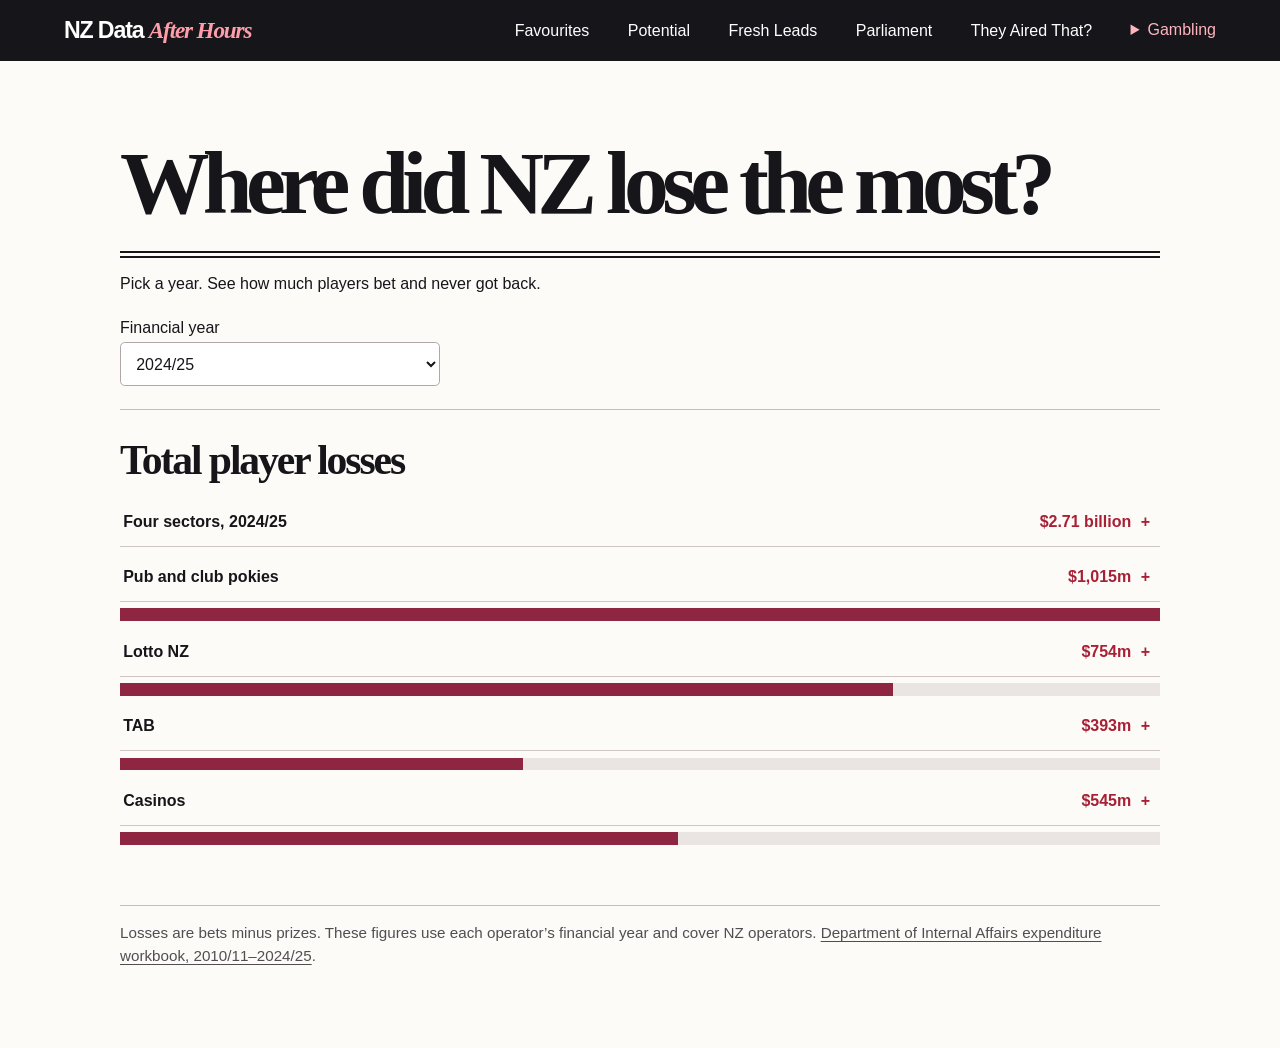
<file: gambling-losses.html>
<!doctype html>
<html lang="en-NZ">
<head>
  <meta charset="utf-8">
  <meta name="viewport" content="width=device-width, initial-scale=1">
  <title>Where did NZ lose the most? · NZ Data After Hours</title>
  <link rel="stylesheet" href="style.css">
  <link rel="stylesheet" href="pokie.css">
  <script defer src="explore-common.js"></script>
  <script defer src="annualBreakdown.js"></script>
  <script defer src="gambling-losses.js"></script>
  <link rel="stylesheet" href="gambling.css">
</head>
<body>
  <a class="skip" href="#main">Skip to content</a>
  <header class="masthead">
    <div class="frame header-row">
      <a class="wordmark" href="index.html">NZ Data <em>After Hours</em></a>
      <nav aria-label="Pages">
        <a href="index.html">Favourites</a>
        <a href="potential.html">Potential</a>
        <a href="fresh-leads.html">Fresh Leads</a>
        <a href="parliament.html">Parliament</a>
        <a href="they-aired-that.html">They Aired That?</a>
        <details class="gambling-menu"><summary>Gambling</summary><div>
          <a href="gambling.html">Gambling Website</a>
          <a href="pokie-money.html">Pokie Money</a>
          <a href="gambling-losses.html" aria-current="page">NZ Gambling Losses</a>
          <a href="online-gambling.html">Offshore Gambling</a>
          <a href="odds.html">What Are the Odds?</a>
          <a href="hundred-dollars.html">The $100 Breakdown</a>
          <a href="pokies-near-you.html">Pokies Near You</a>
          <a href="how-nz-gambles.html">How NZ Gambles</a>
        </div></details>
      </nav>
    </div>
  </header>
  <main class="frame grants gambling-data explorer" id="main">
    <h1>Where did NZ lose the most?</h1>
    <p class="intro">Pick a year. See how much players bet and never got back.</p>
    <label>Financial year<select id="spend-year"></select></label>
    <section aria-live="polite"><h2>Total player losses</h2><div id="spend-total"></div><div id="spend-chart"></div></section>
    <footer>Losses are bets minus prizes. These figures use each operator’s financial year and cover NZ operators. <a href="https://catalogue.data.govt.nz/dataset/gambling-expenditure-statistics">Department of Internal Affairs expenditure workbook, 2010/11–2024/25</a>.</footer>
  </main>
</body></html>
</file>
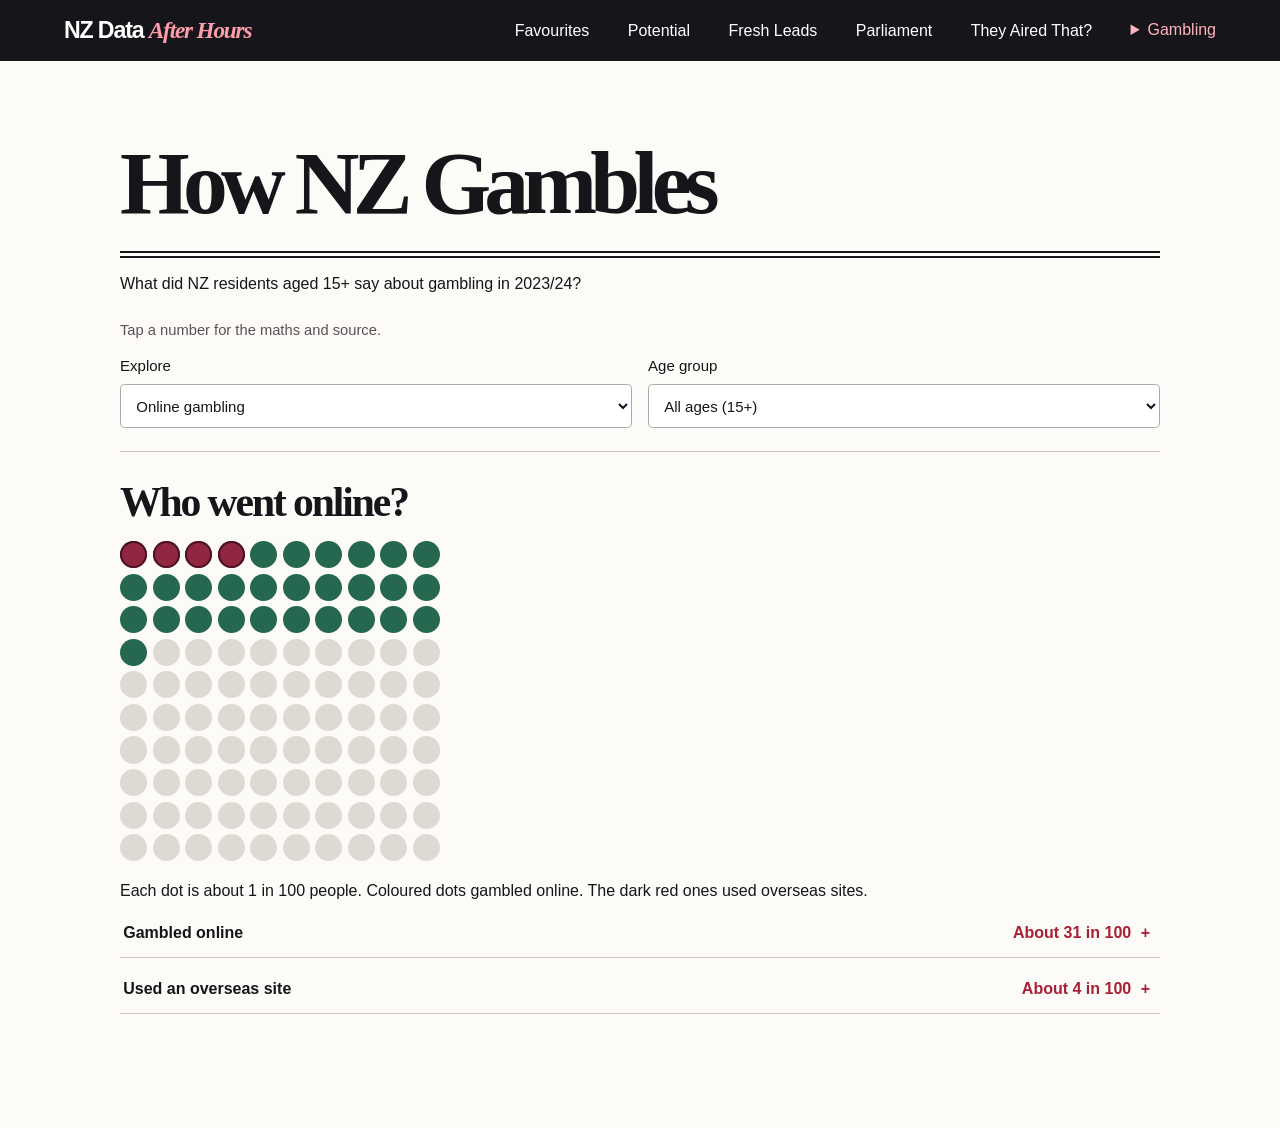
<file: how-nz-gambles.html>
<!doctype html>
<html lang="en-NZ">
<head>
  <meta charset="utf-8">
  <meta name="viewport" content="width=device-width, initial-scale=1">
  <title>How NZ Gambles · NZ Data After Hours</title>
  <link rel="stylesheet" href="style.css">
  <link rel="stylesheet" href="pokie.css">
  <script defer src="explore-common.js"></script>
  <script defer src="surveyFigures.js"></script>
  <script defer src="how-nz-gambles.js"></script>
  <link rel="stylesheet" href="gambling.css">
</head>
<body>
  <a class="skip" href="#main">Skip to content</a>
  <header class="masthead">
    <div class="frame header-row">
      <a class="wordmark" href="index.html">NZ Data <em>After Hours</em></a>
      <nav aria-label="Pages">
        <a href="index.html">Favourites</a>
        <a href="potential.html">Potential</a>
        <a href="fresh-leads.html">Fresh Leads</a>
        <a href="parliament.html">Parliament</a>
        <a href="they-aired-that.html">They Aired That?</a>
        <details class="gambling-menu"><summary>Gambling</summary><div>
          <a href="gambling.html">Gambling Website</a>
          <a href="pokie-money.html">Pokie Money</a>
          <a href="gambling-losses.html">NZ Gambling Losses</a>
          <a href="online-gambling.html">Offshore Gambling</a>
          <a href="odds.html">What Are the Odds?</a>
          <a href="hundred-dollars.html">The $100 Breakdown</a>
          <a href="pokies-near-you.html">Pokies Near You</a>
          <a href="how-nz-gambles.html" aria-current="page">How NZ Gambles</a>
        </div></details>
      </nav>
    </div>
  </header>
  <main class="frame grants gambling-data explorer" id="main">
    <h1>How NZ Gambles</h1><p class="intro">What did NZ residents aged 15+ say about gambling in 2023/24?</p><p class="tap-hint">Tap a number for the maths and source.</p>
    <div class="controls"><label>Explore<select id="topic"><option>Online gambling</option><option>Any gambling</option><option>Risk of harm</option><option>Harm at home</option></select></label><label>Age group<select id="age"></select></label></div><section aria-live="polite"><h2 id="survey-title"></h2><div id="dots" aria-hidden="true"></div><div id="survey-values"></div></section>
    <noscript>Enable JavaScript to explore the figures.</noscript>
  </main>
</body></html>
</file>
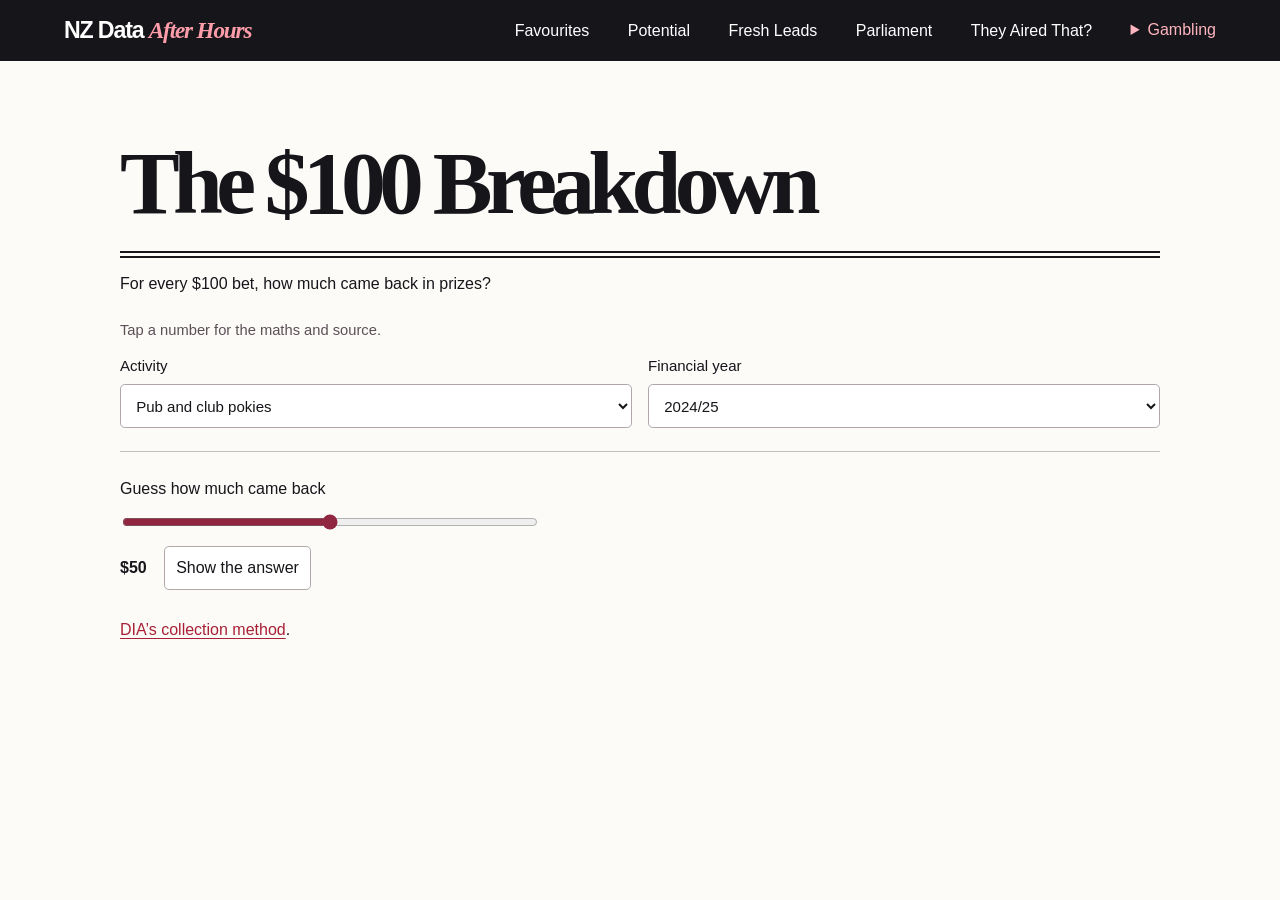
<file: hundred-dollars.html>
<!doctype html>
<html lang="en-NZ">
<head>
  <meta charset="utf-8">
  <meta name="viewport" content="width=device-width, initial-scale=1">
  <title>The $100 Breakdown · NZ Data After Hours</title>
  <link rel="stylesheet" href="style.css">
  <link rel="stylesheet" href="pokie.css">
  <script defer src="explore-common.js"></script>
  <script defer src="annualBreakdown.js"></script>
  <script defer src="hundred-dollars.js"></script>
  <link rel="stylesheet" href="gambling.css">
</head>
<body>
  <a class="skip" href="#main">Skip to content</a>
  <header class="masthead">
    <div class="frame header-row">
      <a class="wordmark" href="index.html">NZ Data <em>After Hours</em></a>
      <nav aria-label="Pages">
        <a href="index.html">Favourites</a>
        <a href="potential.html">Potential</a>
        <a href="fresh-leads.html">Fresh Leads</a>
        <a href="parliament.html">Parliament</a>
        <a href="they-aired-that.html">They Aired That?</a>
        <details class="gambling-menu"><summary>Gambling</summary><div>
          <a href="gambling.html">Gambling Website</a>
          <a href="pokie-money.html">Pokie Money</a>
          <a href="gambling-losses.html">NZ Gambling Losses</a>
          <a href="online-gambling.html">Offshore Gambling</a>
          <a href="odds.html">What Are the Odds?</a>
          <a href="hundred-dollars.html" aria-current="page">The $100 Breakdown</a>
          <a href="pokies-near-you.html">Pokies Near You</a>
          <a href="how-nz-gambles.html">How NZ Gambles</a>
        </div></details>
      </nav>
    </div>
  </header>
  <main class="frame grants gambling-data explorer" id="main">
    <h1>The $100 Breakdown</h1><p class="intro">For every $100 bet, how much came back in prizes?</p><p class="tap-hint">Tap a number for the maths and source.</p>
    <div class="controls"><label>Activity<select id="product"></select></label><label>Financial year<select id="year"></select></label></div><section><div id="guess-box"><label for="guess">Guess how much came back</label><input type="range" id="guess" min="0" max="100" value="50"><output for="guess" id="guess-value">$50</output> <button id="reveal">Show the answer</button></div><div id="split" aria-live="polite"></div></section>
    <p><a href="https://www.dia.govt.nz/diawebsite.nsf/wpg_URL/Services-Casino-and-Non-Casino-Gaming-Gambling-Expenditure-Statistics-Explanations">DIA’s collection method</a>.</p>
    <noscript>Enable JavaScript to explore the figures.</noscript>
  </main>
</body></html>
</file>
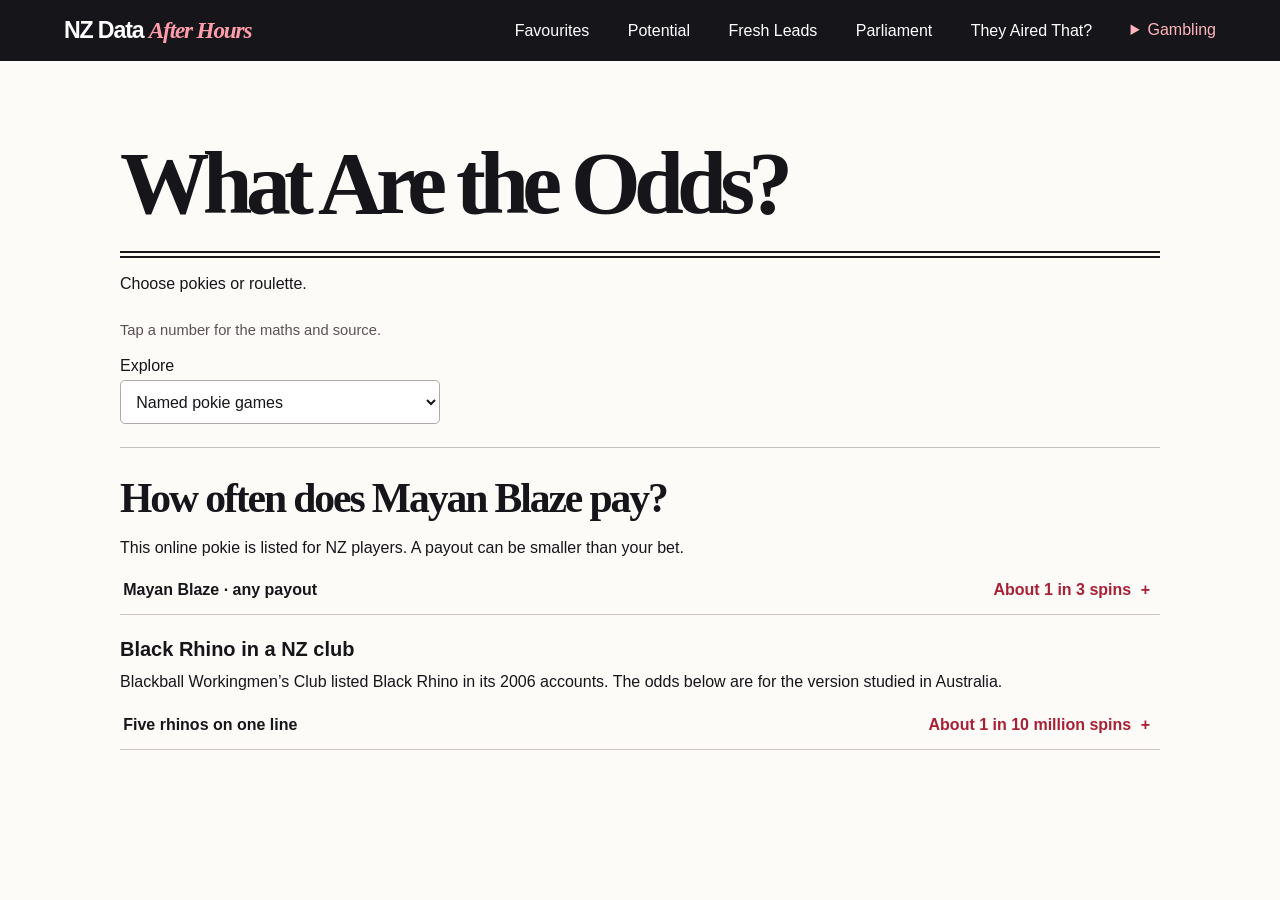
<file: odds.html>
<!doctype html>
<html lang="en-NZ">
<head>
  <meta charset="utf-8">
  <meta name="viewport" content="width=device-width, initial-scale=1">
  <title>What Are the Odds? · NZ Data After Hours</title>
  <link rel="stylesheet" href="style.css">
  <link rel="stylesheet" href="pokie.css">
  <script defer src="explore-common.js"></script>
  <script defer src="annualBreakdown.js"></script>
  <script defer src="districtSupply.js"></script>
  <script defer src="odds.js"></script>
  <link rel="stylesheet" href="gambling.css">
</head>
<body>
  <a class="skip" href="#main">Skip to content</a>
  <header class="masthead">
    <div class="frame header-row">
      <a class="wordmark" href="index.html">NZ Data <em>After Hours</em></a>
      <nav aria-label="Pages">
        <a href="index.html">Favourites</a>
        <a href="potential.html">Potential</a>
        <a href="fresh-leads.html">Fresh Leads</a>
        <a href="parliament.html">Parliament</a>
        <a href="they-aired-that.html">They Aired That?</a>
        <details class="gambling-menu"><summary>Gambling</summary><div>
          <a href="gambling.html">Gambling Website</a>
          <a href="pokie-money.html">Pokie Money</a>
          <a href="gambling-losses.html">NZ Gambling Losses</a>
          <a href="online-gambling.html">Offshore Gambling</a>
          <a href="odds.html" aria-current="page">What Are the Odds?</a>
          <a href="hundred-dollars.html">The $100 Breakdown</a>
          <a href="pokies-near-you.html">Pokies Near You</a>
          <a href="how-nz-gambles.html">How NZ Gambles</a>
        </div></details>
      </nav>
    </div>
  </header>
  <main class="frame grants gambling-data explorer" id="main">
    <h1>What Are the Odds?</h1><p class="intro">Choose pokies or roulette.</p><p class="tap-hint">Tap a number for the maths and source.</p>
    <label>Explore<select id="game"><option value="games">Named pokie games</option><option value="national">Pokies · national payout</option><option value="roulette">Casino roulette</option><option value="district">Pokies · city or district</option></select></label>
    <section id="games"><h2>How often does Mayan Blaze pay?</h2><p>This online pokie is listed for NZ players. A payout can be smaller than your bet.</p><details class="figure"><summary><span>Mayan Blaze · any payout</span><strong>About 1 in 3 spins</strong></summary><div class="source-note"><p>RubyPlay gives a 32.6% hit rate. 100 ÷ 32.6 = 3.07 spins per hit on average. The NZ online listing gives the same rate. A payout can be less than your bet. A hit has no fixed schedule.</p><a href="https://rubyplay.com/games/mayan-blaze/">RubyPlay · game specifications</a><a href="https://www.wildz.com/nz/play/mayan-blaze/">Wildz · NZ listing and game specifications</a></div></details>
      <h3>Black Rhino in a NZ club</h3><p>Blackball Workingmen’s Club listed Black Rhino in its 2006 accounts. The odds below are for the version studied in Australia.</p><details class="figure"><summary><span>Five rhinos on one line</span><strong>About 1 in 10 million spins</strong></summary><div class="source-note"><p>Australia’s Productivity Commission published this chance for five rhinos when playing one line per spin. Smaller prizes have other odds. The NZ accounts confirm the club owned Black Rhino. They give no odds for its machine.</p><a href="https://assets.pc.gov.au/inquiries/completed/gambling/report/gambling2.pdf">Australian Productivity Commission · chapter 16, page 16.17</a><a href="https://srp.companiesoffice.govt.nz/_entity/annotation/8ce5c429-1962-44dd-937d-574bef98a52d/f3ede290-2de6-413d-89c9-2bf1566d117f">Blackball Workingmen’s Club · 2006 accounts, page 8</a></div></details></section>
    <section id="pokies" hidden><h2>What did pokies pay back?</h2><p>For every $100 bet on pub and club pokies, how much came back in prizes?</p>
    <label>Financial year<select id="pokie-year"></select></label><div id="pokie-figures"></div>
    <h3>What are my chances on one spin?</h3><p>Check the game info on the machine. It shows the odds for that game. <a href="https://www.legislation.govt.nz/regulation/public/2004/0276/latest/096be8ed81de5d03.pdf#page=5">NZ Gambling (Harm Prevention and Minimisation) Regulations, reg 7</a>.</p></section>
    <section id="district" hidden><h2>How much did players lose per machine?</h2>
      <p>Pub and club pokies · April–June 2026</p>
      <label>City or district<select id="odds-area"></select></label>
      <div id="city-working" aria-live="polite"></div>
      <h3>Does my city tell me my odds?</h3>
      <p>No. The city counts dollars. It doesn’t count how many spins won.</p>
    </section>
    <section id="roulette" hidden><h2>Is red a fifty-fifty bet?</h2><p>Pick a $1 bet. The coloured squares show where it wins.</p><label>Your bet<select id="bet"><option value="red">Red</option><option value="number">One number (17)</option></select></label><div id="wheel" aria-hidden="true"></div><div id="wheel-maths"></div></section>
    <noscript>Enable JavaScript to explore the figures.</noscript>
  </main>
</body></html>
</file>
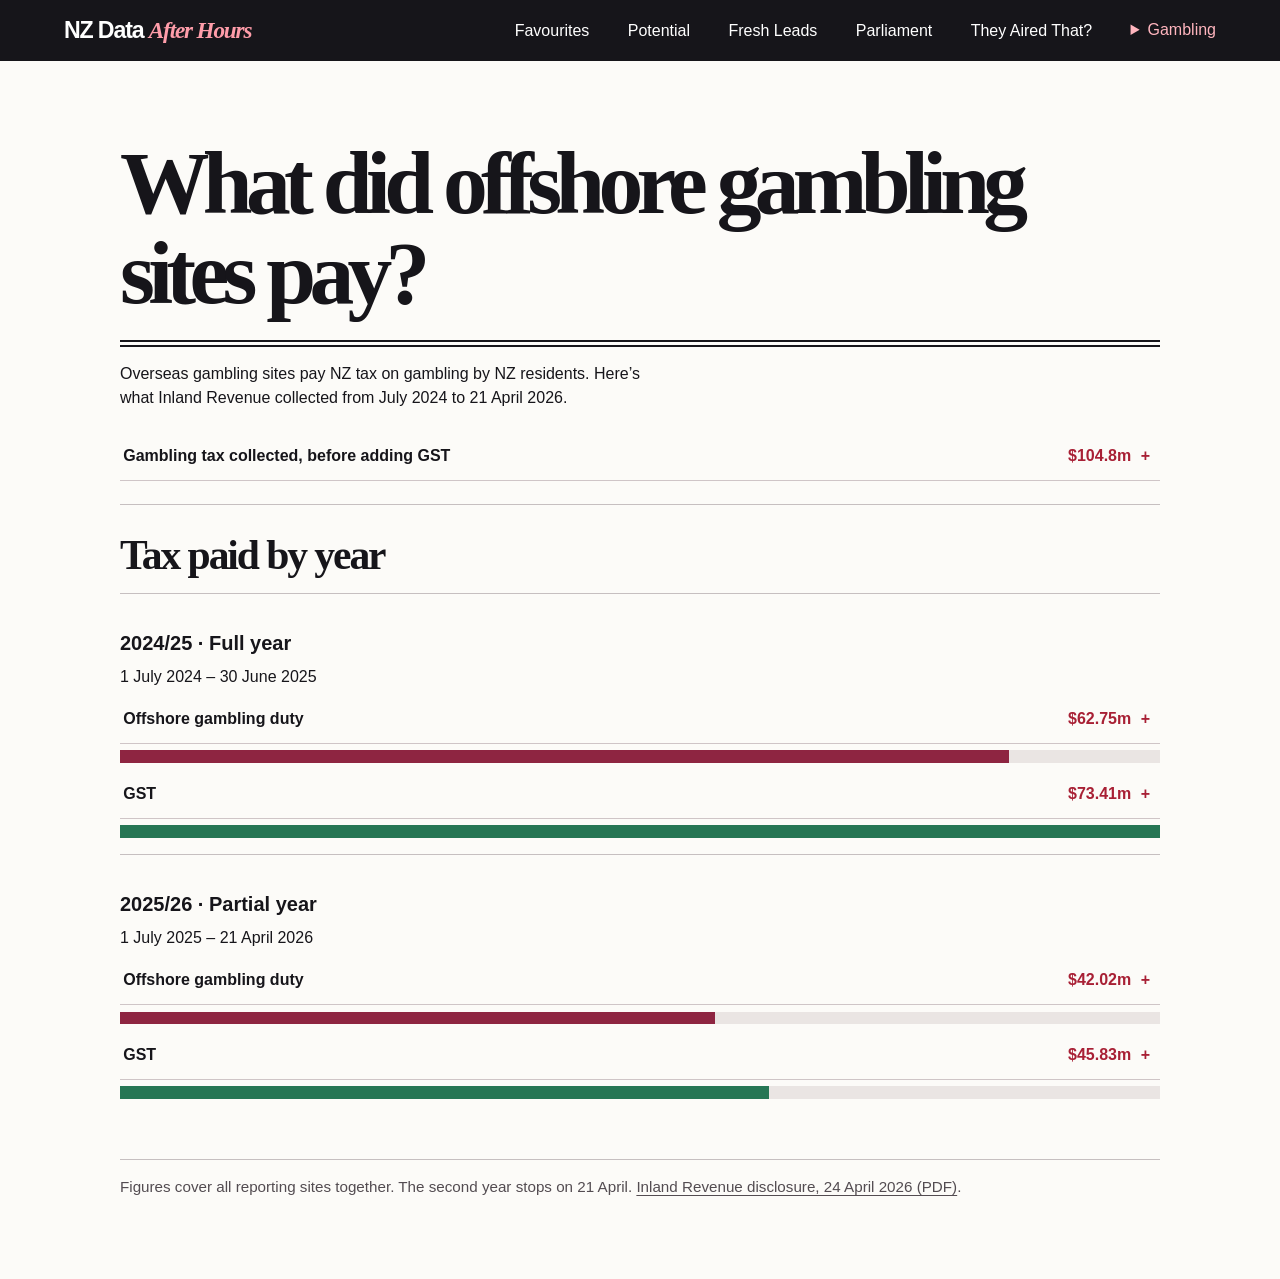
<file: online-gambling.html>
<!doctype html>
<html lang="en-NZ">
<head>
  <meta charset="utf-8">
  <meta name="viewport" content="width=device-width, initial-scale=1">
  <title>What did offshore gambling sites pay? · NZ Data After Hours</title>
  <link rel="stylesheet" href="style.css">
  <link rel="stylesheet" href="pokie.css">
  <link rel="stylesheet" href="gambling.css">
</head>
<body>
  <a class="skip" href="#main">Skip to content</a>
  <header class="masthead">
    <div class="frame header-row">
      <a class="wordmark" href="index.html">NZ Data <em>After Hours</em></a>
      <nav aria-label="Pages">
        <a href="index.html">Favourites</a>
        <a href="potential.html">Potential</a>
        <a href="fresh-leads.html">Fresh Leads</a>
        <a href="parliament.html">Parliament</a>
        <a href="they-aired-that.html">They Aired That?</a>
        <details class="gambling-menu"><summary>Gambling</summary><div>
          <a href="gambling.html">Gambling Website</a>
          <a href="pokie-money.html">Pokie Money</a>
          <a href="gambling-losses.html">NZ Gambling Losses</a>
          <a href="online-gambling.html" aria-current="page">Offshore Gambling</a>
          <a href="odds.html">What Are the Odds?</a>
          <a href="hundred-dollars.html">The $100 Breakdown</a>
          <a href="pokies-near-you.html">Pokies Near You</a>
          <a href="how-nz-gambles.html">How NZ Gambles</a>
        </div></details>
      </nav>
    </div>
  </header>
  <main class="frame grants gambling-data explorer" id="main">
    <h1>What did offshore gambling sites pay?</h1>
    <p class="intro">Overseas gambling sites pay NZ tax on gambling by NZ residents. Here’s what Inland Revenue collected from July 2024 to 21 April 2026.</p>
    <details class="figure"><summary><span>Gambling tax collected, before adding GST</span><strong>$104.8m</strong></summary><div class="source-note"><p>$62,746,621.07 + $42,023,597.51 = $104,770,218.58. GST is reported separately.</p><a href="https://www.ird.govt.nz/-/media/project/ir/home/documents/oia-responses/april-2026/2026-04-24-gst-registration-status-of-gambling-operators.pdf">Inland Revenue · table 2</a></div></details>
    <section aria-label="Tax payments by period"><h2>Tax paid by year</h2>
    <div class="period"><h3>2024/25 · Full year</h3><p>1 July 2024 – 30 June 2025</p>
      <details class="figure"><summary><span>Offshore gambling duty</span><strong>$62.75m</strong></summary><div class="source-note"><p>Inland Revenue records $62,746,621.07 paid for this period. Divide by one million and round to two decimal places.</p><a href="https://www.ird.govt.nz/-/media/project/ir/home/documents/oia-responses/april-2026/2026-04-24-gst-registration-status-of-gambling-operators.pdf">Inland Revenue · table 2</a></div></details><div class="bar-track"><div class="bar-fill" style="width:85.48%"></div></div>
      <details class="figure"><summary><span>GST</span><strong>$73.41m</strong></summary><div class="source-note"><p>Inland Revenue records $73,408,303.41 paid for this period. Divide by one million and round to two decimal places.</p><a href="https://www.ird.govt.nz/-/media/project/ir/home/documents/oia-responses/april-2026/2026-04-24-gst-registration-status-of-gambling-operators.pdf">Inland Revenue · table 1</a></div></details><div class="bar-track"><div class="bar-fill award" style="width:100%"></div></div></div>
    <div class="period"><h3>2025/26 · Partial year</h3><p>1 July 2025 – 21 April 2026</p>
      <details class="figure"><summary><span>Offshore gambling duty</span><strong>$42.02m</strong></summary><div class="source-note"><p>Inland Revenue records $42,023,597.51 paid for this period. Divide by one million and round to two decimal places.</p><a href="https://www.ird.govt.nz/-/media/project/ir/home/documents/oia-responses/april-2026/2026-04-24-gst-registration-status-of-gambling-operators.pdf">Inland Revenue · table 2</a></div></details><div class="bar-track"><div class="bar-fill" style="width:57.25%"></div></div>
      <details class="figure"><summary><span>GST</span><strong>$45.83m</strong></summary><div class="source-note"><p>Inland Revenue records $45,828,660.70 paid for this period. Divide by one million and round to two decimal places.</p><a href="https://www.ird.govt.nz/-/media/project/ir/home/documents/oia-responses/april-2026/2026-04-24-gst-registration-status-of-gambling-operators.pdf">Inland Revenue · table 1</a></div></details><div class="bar-track"><div class="bar-fill award" style="width:62.43%"></div></div></div></section>
    <footer>Figures cover all reporting sites together. The second year stops on 21 April. <a href="https://www.ird.govt.nz/-/media/project/ir/home/documents/oia-responses/april-2026/2026-04-24-gst-registration-status-of-gambling-operators.pdf">Inland Revenue disclosure, 24 April 2026 (PDF)</a>.</footer>
  </main>
</body></html>
</file>
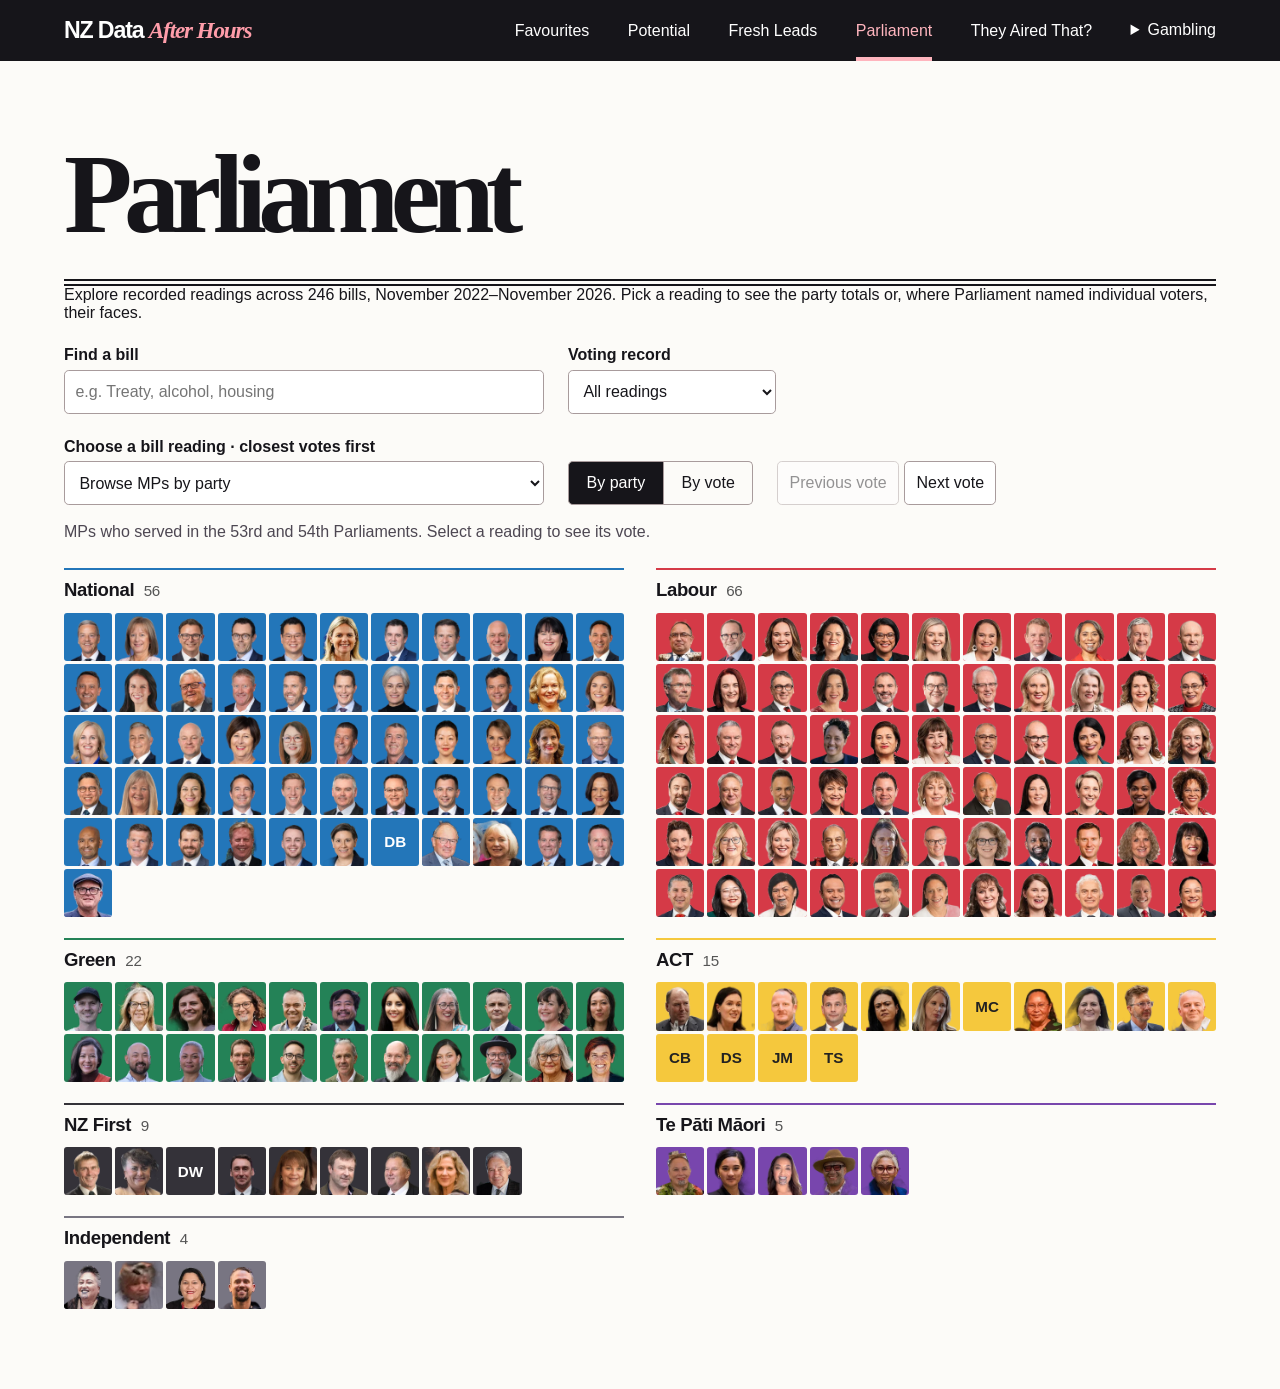
<file: parliament.html>
<!doctype html>
<html lang="en-NZ">
<head>
  <meta charset="utf-8">
  <meta name="viewport" content="width=device-width, initial-scale=1">
  <title>Parliament · NZ Data After Hours</title>
  <link rel="stylesheet" href="style.css">
  <link rel="stylesheet" href="parliament.css?v=246-bills">
  <script src="votes.js?v=246-bills" defer></script>
  <script src="party-votes.js?v=246-bills" defer></script>
  <script src="portraits.js?v=246-bills" defer></script>
  <link rel="stylesheet" href="gambling.css">
</head>
<body>
  <a class="skip" href="#main">Skip to content</a>
  <header class="masthead">
    <div class="frame header-row">
      <a class="wordmark" href="index.html">NZ Data <em>After Hours</em></a>
      <nav aria-label="Pages">
        <a href="index.html">Favourites</a>
        <a href="potential.html">Potential</a>
        <a href="fresh-leads.html">Fresh Leads</a>
        <a href="parliament.html" aria-current="page">Parliament</a>
        <a href="they-aired-that.html">They Aired That?</a>
        <details class="gambling-menu"><summary>Gambling</summary><div>
          <a href="gambling.html">Gambling Website</a>
          <a href="pokie-money.html">Pokie Money</a>
          <a href="gambling-losses.html">NZ Gambling Losses</a>
          <a href="online-gambling.html">Offshore Gambling</a>
          <a href="odds.html">What Are the Odds?</a>
          <a href="hundred-dollars.html">The $100 Breakdown</a>
          <a href="pokies-near-you.html">Pokies Near You</a>
          <a href="how-nz-gambles.html">How NZ Gambles</a>
        </div></details>
      </nav>
    </div>
  </header>
  <main class="frame" id="main">
    <h1>Parliament</h1>
    <p>Explore recorded readings across 246 bills, November 2022–November 2026. Pick a reading to see the party totals or, where Parliament named individual voters, their faces.</p>
    <div class="explorer-controls">
      <div class="bill-field">
        <label for="vote-search">Find a bill</label>
        <input type="search" id="vote-search" placeholder="e.g. Treaty, alcohol, housing">
      </div>
      <div class="bill-field type-field">
        <label for="vote-type">Voting record</label>
        <select id="vote-type"><option value="all">All readings</option><option value="named">Named MPs</option><option value="party">Party totals</option></select>
      </div>
    </div>
    <div class="explorer-controls">
      <div class="bill-field">
        <label for="bill">Choose a bill reading · closest votes first</label>
        <select id="bill">
          <option value="">Browse MPs by party</option>
        </select>
      </div>
      <div class="switch" role="group" aria-label="Group portraits by">
        <button type="button" id="by-party" aria-pressed="true">By party</button>
        <button type="button" id="by-vote" aria-pressed="false">By vote</button>
      </div>
      <div class="vote-pager" role="group" aria-label="Browse ranked votes">
        <button type="button" id="previous-vote" disabled>Previous vote</button>
        <button type="button" id="next-vote">Next vote</button>
      </div>
    </div>
    <p id="context">MPs who served in the 53rd and 54th Parliaments. Select a bill to see how they voted.</p>
    <ul id="party-key" aria-label="Party colours" hidden></ul>
    <p class="sr-only" role="status" id="vote-status"></p>
    <div id="party-board" hidden></div>
    <div id="seat-board" aria-label="Members of Parliament">
      <button type="button" aria-label="Adrian Rurawhe, Labour" aria-haspopup="dialog" data-name="Adrian Rurawhe" data-party="Labour" data-term="54th Parliament" data-credit="New Zealand Government, Office of the Governor-General" data-licence="CC BY 4.0" data-licence-url="https://creativecommons.org/licenses/by/4.0" data-source="https://commons.wikimedia.org/wiki/File:Adrian_Rurawhe_August_2022_(cropped).jpg"><img src="portraits/1410.webp" alt="" width="120" height="120"></button>
      <button type="button" aria-label="Andrew Bayly, National" aria-haspopup="dialog" data-name="Andrew Bayly" data-party="National" data-term="54th Parliament" data-credit="New Zealand National Party" data-licence="CC BY-SA 4.0" data-licence-url="https://creativecommons.org/licenses/by-sa/4.0" data-source="https://commons.wikimedia.org/wiki/File:BAYLY,_Andrew_-_Port_Waikato_(cropped).png"><img src="portraits/1395.webp" alt="" width="120" height="120"></button>
      <button type="button" aria-label="Andrew Hoggard, ACT" aria-haspopup="dialog" data-name="Andrew Hoggard" data-party="ACT" data-term="54th Parliament" data-credit="US Embassy" data-licence="Public domain" data-licence-url="" data-source="https://commons.wikimedia.org/wiki/File:Andrew_Hoggard_drinking_2024_(cropped).jpg"><img src="portraits/1541.webp" alt="" width="120" height="120"></button>
      <button type="button" aria-label="Andrew Little, Labour" aria-haspopup="dialog" data-name="Andrew Little" data-party="Labour" data-term="54th Parliament" data-credit="Chantelle Gribbon" data-licence="CC BY 4.0" data-licence-url="https://creativecommons.org/licenses/by/4.0" data-source="https://commons.wikimedia.org/wiki/File:Andrew_Little_October_2025_(cropped).jpg"><img src="portraits/1368.webp" alt="" width="120" height="120"></button>
      <button type="button" aria-label="Andy Foster, NZ First" aria-haspopup="dialog" data-name="Andy Foster" data-party="NZ First" data-term="54th Parliament" data-credit="Wellington City Council" data-licence="CC BY 4.0" data-licence-url="https://creativecommons.org/licenses/by/4.0" data-source="https://commons.wikimedia.org/wiki/File:Official_photo_of_Andy_Foster.png"><img src="portraits/1539.webp" alt="" width="120" height="120"></button>
      <button type="button" aria-label="Arena Williams, Labour" aria-haspopup="dialog" data-name="Arena Williams" data-party="Labour" data-term="54th Parliament" data-credit="New Zealand Labour Party" data-licence="CC BY-SA 4.0" data-licence-url="https://creativecommons.org/licenses/by-sa/4.0" data-source="https://commons.wikimedia.org/wiki/File:Profile--arenawilliams-390x2-UNC.jpg"><img src="portraits/1498.webp" alt="" width="120" height="120"></button>
      <button type="button" aria-label="Ayesha Verrall, Labour" aria-haspopup="dialog" data-name="Ayesha Verrall" data-party="Labour" data-term="54th Parliament" data-credit="New Zealand Labour Party" data-licence="CC BY-SA 4.0" data-licence-url="https://creativecommons.org/licenses/by-sa/4.0" data-source="https://commons.wikimedia.org/wiki/File:Profile--ayeshaverrall-390x2-UNC.jpg"><img src="portraits/1493.webp" alt="" width="120" height="120"></button>
      <button type="button" aria-label="Barbara Edmonds, Labour" aria-haspopup="dialog" data-name="Barbara Edmonds" data-party="Labour" data-term="54th Parliament" data-credit="New Zealand Labour Party" data-licence="CC BY-SA 4.0" data-licence-url="https://creativecommons.org/licenses/by-sa/4.0" data-source="https://commons.wikimedia.org/wiki/File:Profile--barbaraedmonds-2-390x2-UNC.jpg"><img src="portraits/1466.webp" alt="" width="120" height="120"></button>
      <button type="button" aria-label="Barbara Kuriger, National" aria-haspopup="dialog" data-name="Barbara Kuriger" data-party="National" data-term="54th Parliament" data-credit="New Zealand National Party" data-licence="CC BY-SA 4.0" data-licence-url="https://creativecommons.org/licenses/by-sa/4.0" data-source="https://commons.wikimedia.org/wiki/File:KURIGER,_Barbara_-_Taranaki-King_Country_(cropped).png"><img src="portraits/1404.webp" alt="" width="120" height="120"></button>
      <button type="button" aria-label="Benjamin Doyle, Green" aria-haspopup="dialog" data-name="Benjamin Doyle" data-party="Green" data-term="54th Parliament" data-credit="Supplied by the Green Party" data-licence="CC BY-SA 4.0" data-licence-url="https://creativecommons.org/licenses/by-sa/4.0" data-source="https://commons.wikimedia.org/wiki/File:Benjamin_Doyle_(cropped).jpg"><img src="portraits/1569.webp" alt="" width="120" height="120"></button>
      <button type="button" aria-label="Brooke Van Velden, ACT" aria-haspopup="dialog" data-name="Brooke Van Velden" data-party="ACT" data-term="54th Parliament" data-credit="Health &amp; Safety Association NZ" data-licence="CC BY 4.0" data-licence-url="https://creativecommons.org/licenses/by/4.0" data-source="https://commons.wikimedia.org/wiki/File:Brooke_van_Velden_at_2024_HASANZ_Conference_(cropped).jpg"><img src="portraits/1492.webp" alt="" width="120" height="120"></button>
      <button type="button" aria-label="Cameron Brewer, National" aria-haspopup="dialog" data-name="Cameron Brewer" data-party="National" data-term="54th Parliament" data-credit="New Zealand National Party" data-licence="CC BY-SA 4.0" data-licence-url="https://creativecommons.org/licenses/by-sa/4.0" data-source="https://commons.wikimedia.org/wiki/File:BREWER,_Cameron_-_Upper_Harbour_(cropped).png"><img src="portraits/1528.webp" alt="" width="120" height="120"></button>
      <button type="button" aria-label="Cameron Luxton, ACT" aria-haspopup="dialog" data-name="Cameron Luxton" data-party="ACT" data-term="54th Parliament" data-credit="Office of the Clerk of the House of Representatives of New Zealand" data-licence="CC BY 4.0" data-licence-url="https://creativecommons.org/licenses/by/4.0" data-source="https://commons.wikimedia.org/wiki/File:Cameron_Luxton.jpg"><img src="portraits/1546.webp" alt="" width="120" height="120"></button>
      <button type="button" aria-label="Camilla Belich, Labour" aria-haspopup="dialog" data-name="Camilla Belich" data-party="Labour" data-term="54th Parliament" data-credit="New Zealand Labour Party" data-licence="CC BY-SA 4.0" data-licence-url="https://creativecommons.org/licenses/by-sa/4.0" data-source="https://commons.wikimedia.org/wiki/File:Profile--camillabelich-4-390x2-UNC.jpg"><img src="portraits/1458.webp" alt="" width="120" height="120"></button>
      <button type="button" aria-label="Carl Bates, National" aria-haspopup="dialog" data-name="Carl Bates" data-party="National" data-term="54th Parliament" data-credit="New Zealand National Party" data-licence="CC BY-SA 4.0" data-licence-url="https://creativecommons.org/licenses/by-sa/4.0" data-source="https://commons.wikimedia.org/wiki/File:BATES,_Carl_-_Whanganui_(cropped).png"><img src="portraits/1527.webp" alt="" width="120" height="120"></button>
      <button type="button" aria-label="Carlos Cheung, National" aria-haspopup="dialog" data-name="Carlos Cheung" data-party="National" data-term="54th Parliament" data-credit="New Zealand National Party" data-licence="CC BY-SA 4.0" data-licence-url="https://creativecommons.org/licenses/by-sa/4.0" data-source="https://commons.wikimedia.org/wiki/File:Cheung,_Carlos_-_Mt_Roskill_(cropped).png"><img src="portraits/1532.webp" alt="" width="120" height="120"></button>
      <button type="button" aria-label="Carmel Sepuloni, Labour" aria-haspopup="dialog" data-name="Carmel Sepuloni" data-party="Labour" data-term="54th Parliament" data-credit="New Zealand Labour Party" data-licence="CC BY-SA 4.0" data-licence-url="https://creativecommons.org/licenses/by-sa/4.0" data-source="https://commons.wikimedia.org/wiki/File:Profile--carmelsepuloni-390x2-UNC.jpg"><img src="portraits/1350.webp" alt="" width="120" height="120"></button>
      <button type="button" aria-label="Casey Costello, NZ First" aria-haspopup="dialog" data-name="Casey Costello" data-party="NZ First" data-term="54th Parliament" data-credit="US Embassy NZ" data-licence="Public domain" data-licence-url="" data-source="https://commons.wikimedia.org/wiki/File:Casey_Costello_November_2024.jpg"><img src="portraits/1534.webp" alt="" width="120" height="120"></button>
      <button type="button" aria-label="Catherine Wedd, National" aria-haspopup="dialog" data-name="Catherine Wedd" data-party="National" data-term="54th Parliament" data-credit="US Embassy New Zealand" data-licence="Public domain" data-licence-url="" data-source="https://commons.wikimedia.org/wiki/File:Catherine_Wedd_2024_(cropped).jpg"><img src="portraits/1564.webp" alt="" width="120" height="120"></button>
      <button type="button" aria-label="Celia Wade-Brown, Green" aria-haspopup="dialog" data-name="Celia Wade-Brown" data-party="Green" data-term="54th Parliament" data-credit="Supplied by the Green Party; uploader will deal with VRT" data-licence="CC BY-SA 4.0" data-licence-url="https://creativecommons.org/licenses/by-sa/4.0" data-source="https://commons.wikimedia.org/wiki/File:Celia_Wade-Brown_(cropped).jpg"><img src="portraits/1563.webp" alt="" width="120" height="120"></button>
      <button type="button" aria-label="Chlöe Swarbrick, Green" aria-haspopup="dialog" data-name="Chlöe Swarbrick" data-party="Green" data-term="54th Parliament" data-credit="User:Larzatron" data-licence="CC BY-SA 4.0" data-licence-url="https://creativecommons.org/licenses/by-sa/4.0" data-source="https://commons.wikimedia.org/wiki/File:Chl%C3%B6e_Swarbrick_2020_(cropped).jpg"><img src="portraits/1446.webp" alt="" width="120" height="120"></button>
      <button type="button" aria-label="Chris Bishop, National" aria-haspopup="dialog" data-name="Chris Bishop" data-party="National" data-term="54th Parliament" data-credit="New Zealand National Party" data-licence="CC BY-SA 4.0" data-licence-url="https://creativecommons.org/licenses/by-sa/4.0" data-source="https://commons.wikimedia.org/wiki/File:BISHOP,_Chris_-_Hutt_South_(cropped_alt).png"><img src="portraits/1397.webp" alt="" width="120" height="120"></button>
      <button type="button" aria-label="Chris Hipkins, Labour" aria-haspopup="dialog" data-name="Chris Hipkins" data-party="Labour" data-term="54th Parliament" data-credit="New Zealand Labour Party" data-licence="CC BY-SA 4.0" data-licence-url="https://creativecommons.org/licenses/by-sa/4.0" data-source="https://commons.wikimedia.org/wiki/File:Chris_Hipkins_NZ_Labour_(2).jpg"><img src="portraits/1335.webp" alt="" width="120" height="120"></button>
      <button type="button" aria-label="Chris Penk, National" aria-haspopup="dialog" data-name="Chris Penk" data-party="National" data-term="54th Parliament" data-credit="New Zealand National Party" data-licence="CC BY-SA 4.0" data-licence-url="https://creativecommons.org/licenses/by-sa/4.0" data-source="https://commons.wikimedia.org/wiki/File:PENK,_Chris_-_Kaipara_ki_Mahurangi_(cropped).png"><img src="portraits/1440.webp" alt="" width="120" height="120"></button>
      <button type="button" aria-label="Christopher Luxon, National" aria-haspopup="dialog" data-name="Christopher Luxon" data-party="National" data-term="54th Parliament" data-credit="New Zealand National Party" data-licence="CC BY-SA 4.0" data-licence-url="https://creativecommons.org/licenses/by-sa/4.0" data-source="https://commons.wikimedia.org/wiki/File:LUXON,_Christopher_-_Botany_(cropped).png"><img src="portraits/1475.webp" alt="" width="120" height="120"></button>
      <button type="button" aria-label="Cushla Tangaere-Manuel, Labour" aria-haspopup="dialog" data-name="Cushla Tangaere-Manuel" data-party="Labour" data-term="54th Parliament" data-credit="New Zealand Labour Party" data-licence="CC BY-SA 4.0" data-licence-url="https://creativecommons.org/licenses/by-sa/4.0" data-source="https://commons.wikimedia.org/wiki/File:Profile--cushlatangaeremanuel-390x2-UNC.jpg"><img src="portraits/1560.webp" alt="" width="120" height="120"></button>
      <button type="button" aria-label="Damien O&#x27;Connor, Labour" aria-haspopup="dialog" data-name="Damien O&#x27;Connor" data-party="Labour" data-term="54th Parliament" data-credit="New Zealand Labour Party" data-licence="CC BY-SA 4.0" data-licence-url="https://creativecommons.org/licenses/by-sa/4.0" data-source="https://commons.wikimedia.org/wiki/File:Profile--damienoconnor-5-390x2-UNC.jpg"><img src="portraits/1171.webp" alt="" width="120" height="120"></button>
      <button type="button" aria-label="Dana Kirkpatrick, National" aria-haspopup="dialog" data-name="Dana Kirkpatrick" data-party="National" data-term="54th Parliament" data-credit="New Zealand National Party" data-licence="CC BY-SA 4.0" data-licence-url="https://creativecommons.org/licenses/by-sa/4.0" data-source="https://commons.wikimedia.org/wiki/File:KIRKPATRICK,_Dana_-_East_Coast_(cropped).png"><img src="portraits/1544.webp" alt="" width="120" height="120"></button>
      <button type="button" aria-label="Dan Bidois, National" aria-haspopup="dialog" data-name="Dan Bidois" data-party="National" data-term="54th Parliament" data-credit="New Zealand National Party" data-licence="CC BY-SA 4.0" data-licence-url="https://creativecommons.org/licenses/by-sa/4.0" data-source="https://commons.wikimedia.org/wiki/File:BIDOIS,_Dan_-_Northcote_(cropped).png"><img src="portraits/1454.webp" alt="" width="120" height="120"></button>
      <button type="button" aria-label="Dan Rosewarne, Labour" aria-haspopup="dialog" data-name="Dan Rosewarne" data-party="Labour" data-term="53rd Parliament" data-credit="New Zealand Labour Party" data-licence="CC BY-SA 4.0" data-licence-url="https://creativecommons.org/licenses/by-sa/4.0" data-source="https://commons.wikimedia.org/wiki/File:Profile--danrosewarne-390x2-UNC.jpg"><img src="portraits/1521.webp" alt="" width="120" height="120"></button>
      <button type="button" aria-label="Darleen Tana, Green" aria-haspopup="dialog" data-name="Darleen Tana" data-party="Green" data-term="54th Parliament" data-credit="Schwede66" data-licence="CC BY-SA 4.0" data-licence-url="https://creativecommons.org/licenses/by-sa/4.0" data-source="https://commons.wikimedia.org/wiki/File:Darleen_Tana_(cropped).jpg"><img src="portraits/1559.webp" alt="" width="120" height="120"></button>
      <button type="button" aria-label="David Macleod, National" aria-haspopup="dialog" data-name="David Macleod" data-party="National" data-term="54th Parliament" data-credit="New Zealand National Party" data-licence="CC BY-SA 4.0" data-licence-url="https://creativecommons.org/licenses/by-sa/4.0" data-source="https://commons.wikimedia.org/wiki/File:MACLEOD,_David_-_New_Plymouth_(cropped).png"><img src="portraits/1548.webp" alt="" width="120" height="120"></button>
      <button type="button" aria-label="David Parker, Labour" aria-haspopup="dialog" data-name="David Parker" data-party="Labour" data-term="54th Parliament" data-credit="World Trade Organization from Switzerland" data-licence="CC BY-SA 2.0" data-licence-url="https://creativecommons.org/licenses/by-sa/2.0" data-source="https://commons.wikimedia.org/wiki/File:David_Parker_2017_(cropped).jpg"><img src="portraits/1276.webp" alt="" width="120" height="120"></button>
      <button type="button" aria-label="David Seymour, ACT" aria-haspopup="dialog" data-name="David Seymour" data-party="ACT" data-term="54th Parliament" data-credit="Doug Mountain" data-licence="CC0" data-licence-url="http://creativecommons.org/publicdomain/zero/1.0/deed.en" data-source="https://commons.wikimedia.org/wiki/File:David_Seymour_2023_(cropped)_(cropped).jpg"><img src="portraits/1413.webp" alt="" width="120" height="120"></button>
      <button type="button" aria-label="David Wilson, NZ First" aria-haspopup="dialog" data-name="David Wilson" data-party="NZ First" data-term="54th Parliament">DW</button>
      <button type="button" aria-label="Debbie Ngarewa-Packer, Te Pāti Māori" aria-haspopup="dialog" data-name="Debbie Ngarewa-Packer" data-party="Te Pāti Māori" data-term="54th Parliament" data-credit="Ministry of Foreign Affairs of Japan" data-licence="CC BY 4.0" data-licence-url="https://creativecommons.org/licenses/by/4.0" data-source="https://commons.wikimedia.org/wiki/File:Debbie_Ngarewa-Packer_August_2025.jpg"><img src="portraits/1481.webp" alt="" width="120" height="120"></button>
      <button type="button" aria-label="Deborah Russell, Labour" aria-haspopup="dialog" data-name="Deborah Russell" data-party="Labour" data-term="54th Parliament" data-credit="New Zealand Labour Party" data-licence="CC BY-SA 4.0" data-licence-url="https://creativecommons.org/licenses/by-sa/4.0" data-source="https://commons.wikimedia.org/wiki/File:Profile--deborahrussell-390x2-UNC.jpg"><img src="portraits/1443.webp" alt="" width="120" height="120"></button>
      <button type="button" aria-label="Duncan Webb, Labour" aria-haspopup="dialog" data-name="Duncan Webb" data-party="Labour" data-term="54th Parliament" data-credit="New Zealand Labour Party" data-licence="CC BY-SA 4.0" data-licence-url="https://creativecommons.org/licenses/by-sa/4.0" data-source="https://commons.wikimedia.org/wiki/File:Duncan_Webb_(cropped).jpg"><img src="portraits/1451.webp" alt="" width="120" height="120"></button>
      <button type="button" aria-label="Elizabeth Kerekere, Independent" aria-haspopup="dialog" data-name="Elizabeth Kerekere" data-party="Independent" data-term="53rd Parliament" data-credit="GreenPartyNZ" data-licence="CC BY-SA 4.0" data-licence-url="https://creativecommons.org/licenses/by-sa/4.0" data-source="https://commons.wikimedia.org/wiki/File:Elizabeth_Kerekere.jpg"><img src="portraits/1470.webp" alt="" width="120" height="120"></button>
      <button type="button" aria-label="Erica Stanford, National" aria-haspopup="dialog" data-name="Erica Stanford" data-party="National" data-term="54th Parliament" data-credit="New Zealand National Party" data-licence="CC BY-SA 4.0" data-licence-url="https://creativecommons.org/licenses/by-sa/4.0" data-source="https://commons.wikimedia.org/wiki/File:STANFORD,_Erica_-_East_Coast_Bays_(cropped_alt).png"><img src="portraits/1444.webp" alt="" width="120" height="120"></button>
      <button type="button" aria-label="Fa&#x27;anānā Efeso Collins, Green" aria-haspopup="dialog" data-name="Fa&#x27;anānā Efeso Collins" data-party="Green" data-term="54th Parliament" data-credit="Supplied by the Green Party; uploader will deal with VRT" data-licence="CC BY-SA 4.0" data-licence-url="https://creativecommons.org/licenses/by-sa/4.0" data-source="https://commons.wikimedia.org/wiki/File:Efeso_Collins_(cropped).jpg"><img src="portraits/1533.webp" alt="" width="120" height="120"></button>
      <button type="button" aria-label="Francisco Hernandez, Green" aria-haspopup="dialog" data-name="Francisco Hernandez" data-party="Green" data-term="54th Parliament" data-credit="Naomi Madeiros" data-licence="CC BY-SA 4.0" data-licence-url="https://creativecommons.org/licenses/by-sa/4.0" data-source="https://commons.wikimedia.org/wiki/File:Francisco_Hernandez_2_(cropped).jpg"><img src="portraits/1567.webp" alt="" width="120" height="120"></button>
      <button type="button" aria-label="Gerry Brownlee, National" aria-haspopup="dialog" data-name="Gerry Brownlee" data-party="National" data-term="54th Parliament" data-credit="Embassy of the United States to New Zealand" data-licence="Public domain" data-licence-url="" data-source="https://commons.wikimedia.org/wiki/File:Speaker_Gerry_Brownlee_2025_(cropped).jpg"><img src="portraits/1185.webp" alt="" width="120" height="120"></button>
      <button type="button" aria-label="Ginny Andersen, Labour" aria-haspopup="dialog" data-name="Ginny Andersen" data-party="Labour" data-term="54th Parliament" data-credit="New Zealand Labour Party" data-licence="CC BY-SA 4.0" data-licence-url="https://creativecommons.org/licenses/by-sa/4.0" data-source="https://commons.wikimedia.org/wiki/File:Profile--ginnyandersen-3-390x2-UNC.jpg"><img src="portraits/1423.webp" alt="" width="120" height="120"></button>
      <button type="button" aria-label="Glen Bennett, Labour" aria-haspopup="dialog" data-name="Glen Bennett" data-party="Labour" data-term="54th Parliament" data-credit="New Zealand Labour Party" data-licence="CC BY-SA 4.0" data-licence-url="https://creativecommons.org/licenses/by-sa/4.0" data-source="https://commons.wikimedia.org/wiki/File:Profile--glenbennett-2-390-UNC.jpg"><img src="portraits/1459.webp" alt="" width="120" height="120"></button>
      <button type="button" aria-label="Golriz Ghahraman, Green" aria-haspopup="dialog" data-name="Golriz Ghahraman" data-party="Green" data-term="54th Parliament" data-credit="Green Party" data-licence="CC BY-SA 4.0" data-licence-url="https://creativecommons.org/licenses/by-sa/4.0" data-source="https://commons.wikimedia.org/wiki/File:Golriz_Ghahraman_(cropped).jpg"><img src="portraits/1429.webp" alt="" width="120" height="120"></button>
      <button type="button" aria-label="Grant McCallum, National" aria-haspopup="dialog" data-name="Grant McCallum" data-party="National" data-term="54th Parliament" data-credit="New Zealand National Party" data-licence="CC BY-SA 4.0" data-licence-url="https://creativecommons.org/licenses/by-sa/4.0" data-source="https://commons.wikimedia.org/wiki/File:MCCALLUM,_Grant_-_Northland_(cropped).png"><img src="portraits/1550.webp" alt="" width="120" height="120"></button>
      <button type="button" aria-label="Grant Robertson, Labour" aria-haspopup="dialog" data-name="Grant Robertson" data-party="Labour" data-term="54th Parliament" data-credit="New Zealand Labour Party" data-licence="CC BY-SA 4.0" data-licence-url="https://creativecommons.org/licenses/by-sa/4.0" data-source="https://commons.wikimedia.org/wiki/File:Grant_Robertson_(cropped).jpg"><img src="portraits/1349.webp" alt="" width="120" height="120"></button>
      <button type="button" aria-label="Greg Fleming, National" aria-haspopup="dialog" data-name="Greg Fleming" data-party="National" data-term="54th Parliament" data-credit="New Zealand National Party" data-licence="CC BY-SA 4.0" data-licence-url="https://creativecommons.org/licenses/by-sa/4.0" data-source="https://commons.wikimedia.org/wiki/File:FLEMING,_Greg_-_Maungakiekie_(cropped).png"><img src="portraits/1538.webp" alt="" width="120" height="120"></button>
      <button type="button" aria-label="Greg O&#x27;Connor, Labour" aria-haspopup="dialog" data-name="Greg O&#x27;Connor" data-party="Labour" data-term="54th Parliament" data-credit="New Zealand Labour Party" data-licence="CC BY-SA 4.0" data-licence-url="https://creativecommons.org/licenses/by-sa/4.0" data-source="https://commons.wikimedia.org/wiki/File:Profile--gregoconnor-390x2-UNC.jpg"><img src="portraits/1438.webp" alt="" width="120" height="120"></button>
      <button type="button" aria-label="Hamish Campbell, National" aria-haspopup="dialog" data-name="Hamish Campbell" data-party="National" data-term="54th Parliament" data-credit="New Zealand National Party" data-licence="CC BY-SA 4.0" data-licence-url="https://creativecommons.org/licenses/by-sa/4.0" data-source="https://commons.wikimedia.org/wiki/File:CAMPBELL,_Hamish_-_Ilam_(cropped).png"><img src="portraits/1530.webp" alt="" width="120" height="120"></button>
      <button type="button" aria-label="Hana-Rawhiti Maipi-Clarke, Te Pāti Māori" aria-haspopup="dialog" data-name="Hana-Rawhiti Maipi-Clarke" data-party="Te Pāti Māori" data-term="54th Parliament" data-credit="Office of the Clerk of the House of Representatives of New Zealand" data-licence="CC BY 4.0" data-licence-url="https://creativecommons.org/licenses/by/4.0" data-source="https://commons.wikimedia.org/wiki/File:Hana-Rawhiti_Maipi-Clarke_(cropped_half-shot).jpg"><img src="portraits/1549.webp" alt="" width="120" height="120"></button>
      <button type="button" aria-label="Harete Hipango, National" aria-haspopup="dialog" data-name="Harete Hipango" data-party="National" data-term="53rd Parliament" data-credit="New Zealand National Party" data-licence="CC BY-SA 4.0" data-licence-url="https://creativecommons.org/licenses/by-sa/4.0" data-source="https://commons.wikimedia.org/wiki/File:HIPANGO,_Harete_-_Te_Tai_Hauauru_(cropped).png"><img src="portraits/1430.webp" alt="" width="120" height="120"></button>
      <button type="button" aria-label="Helen White, Labour" aria-haspopup="dialog" data-name="Helen White" data-party="Labour" data-term="54th Parliament" data-credit="New Zealand Labour Party" data-licence="CC BY-SA 4.0" data-licence-url="https://creativecommons.org/licenses/by-sa/4.0" data-source="https://commons.wikimedia.org/wiki/File:Profile--helenwhite-2-390x2-UNC.jpg"><img src="portraits/1497.webp" alt="" width="120" height="120"></button>
      <button type="button" aria-label="Hūhana Lyndon, Green" aria-haspopup="dialog" data-name="Hūhana Lyndon" data-party="Green" data-term="54th Parliament" data-credit="Naomi Madeiros" data-licence="CC BY-SA 4.0" data-licence-url="https://creativecommons.org/licenses/by-sa/4.0" data-source="https://commons.wikimedia.org/wiki/File:H%C5%ABhana_Lyndon_8_(cropped).jpg"><img src="portraits/1547.webp" alt="" width="120" height="120"></button>
      <button type="button" aria-label="Ingrid Leary, Labour" aria-haspopup="dialog" data-name="Ingrid Leary" data-party="Labour" data-term="54th Parliament" data-credit="New Zealand Labour Party" data-licence="CC BY-SA 4.0" data-licence-url="https://creativecommons.org/licenses/by-sa/4.0" data-source="https://commons.wikimedia.org/wiki/File:Profile--ingridleary-390x2-UNC.jpg"><img src="portraits/1471.webp" alt="" width="120" height="120"></button>
      <button type="button" aria-label="James Meager, National" aria-haspopup="dialog" data-name="James Meager" data-party="National" data-term="54th Parliament" data-credit="New Zealand National Party" data-licence="CC BY-SA 4.0" data-licence-url="https://creativecommons.org/licenses/by-sa/4.0" data-source="https://commons.wikimedia.org/wiki/File:MEAGER,_James_-_Rangitata_(cropped).png"><img src="portraits/1551.webp" alt="" width="120" height="120"></button>
      <button type="button" aria-label="James Shaw, Green" aria-haspopup="dialog" data-name="James Shaw" data-party="Green" data-term="54th Parliament" data-credit="Supplied by the Green Party; uploader will deal with VRT" data-licence="CC BY-SA 4.0" data-licence-url="https://creativecommons.org/licenses/by-sa/4.0" data-source="https://commons.wikimedia.org/wiki/File:James_Shaw_2023_(cropped).jpg"><img src="portraits/1414.webp" alt="" width="120" height="120"></button>
      <button type="button" aria-label="Jamie Arbuckle, NZ First" aria-haspopup="dialog" data-name="Jamie Arbuckle" data-party="NZ First" data-term="54th Parliament" data-credit="US Embassy" data-licence="Public domain" data-licence-url="" data-source="https://commons.wikimedia.org/wiki/File:Jamie_Arbuckle_2024.jpg"><img src="portraits/1526.webp" alt="" width="120" height="120"></button>
      <button type="button" aria-label="Jan Tinetti, Labour" aria-haspopup="dialog" data-name="Jan Tinetti" data-party="Labour" data-term="54th Parliament" data-credit="New Zealand Labour Party" data-licence="CC BY-SA 4.0" data-licence-url="https://creativecommons.org/licenses/by-sa/4.0" data-source="https://commons.wikimedia.org/wiki/File:Profile--jantinetti-390x2-UNC.jpg"><img src="portraits/1447.webp" alt="" width="120" height="120"></button>
      <button type="button" aria-label="Jenny Marcroft, NZ First" aria-haspopup="dialog" data-name="Jenny Marcroft" data-party="NZ First" data-term="54th Parliament" data-credit="Office of the Clerk of the House of Representatives of New Zealand" data-licence="CC BY 4.0" data-licence-url="https://creativecommons.org/licenses/by/4.0" data-source="https://commons.wikimedia.org/wiki/File:Jenny_Marcroft_(cropped).jpg"><img src="portraits/1436.webp" alt="" width="120" height="120"></button>
      <button type="button" aria-label="Jenny Salesa, Labour" aria-haspopup="dialog" data-name="Jenny Salesa" data-party="Labour" data-term="54th Parliament" data-credit="New Zealand Labour Party" data-licence="CC BY-SA 4.0" data-licence-url="https://creativecommons.org/licenses/by-sa/4.0" data-source="https://commons.wikimedia.org/wiki/File:Profile--jennysalesa-390x2-UNC.jpg"><img src="portraits/1411.webp" alt="" width="120" height="120"></button>
      <button type="button" aria-label="Jo Luxton, Labour" aria-haspopup="dialog" data-name="Jo Luxton" data-party="Labour" data-term="54th Parliament" data-credit="New Zealand Labour Party" data-licence="CC BY-SA 4.0" data-licence-url="https://creativecommons.org/licenses/by-sa/4.0" data-source="https://commons.wikimedia.org/wiki/File:Profile--joluxton-390x2-UNC.jpg"><img src="portraits/1435.webp" alt="" width="120" height="120"></button>
      <button type="button" aria-label="Joseph Mooney, National" aria-haspopup="dialog" data-name="Joseph Mooney" data-party="National" data-term="54th Parliament" data-credit="New Zealand National Party" data-licence="CC BY-SA 4.0" data-licence-url="https://creativecommons.org/licenses/by-sa/4.0" data-source="https://commons.wikimedia.org/wiki/File:MOONEY,_Joseph_-_Southland_(cropped).png"><img src="portraits/1480.webp" alt="" width="120" height="120"></button>
      <button type="button" aria-label="Judith Collins, National" aria-haspopup="dialog" data-name="Judith Collins" data-party="National" data-term="54th Parliament" data-credit="US Embassy New Zealand" data-licence="Public domain" data-licence-url="" data-source="https://commons.wikimedia.org/wiki/File:2025_Judith_Collins_(cropped).jpg"><img src="portraits/1264.webp" alt="" width="120" height="120"></button>
      <button type="button" aria-label="Julie Anne Genter, Green" aria-haspopup="dialog" data-name="Julie Anne Genter" data-party="Green" data-term="54th Parliament" data-credit="Naomi Madeiros" data-licence="CC BY-SA 4.0" data-licence-url="https://creativecommons.org/licenses/by-sa/4.0" data-source="https://commons.wikimedia.org/wiki/File:Julie_Anne_Genter_3_(cropped).jpg"><img src="portraits/1365.webp" alt="" width="120" height="120"></button>
      <button type="button" aria-label="Kahurangi Carter, Green" aria-haspopup="dialog" data-name="Kahurangi Carter" data-party="Green" data-term="54th Parliament" data-credit="Naomi Madeiros" data-licence="CC BY-SA 4.0" data-licence-url="https://creativecommons.org/licenses/by-sa/4.0" data-source="https://commons.wikimedia.org/wiki/File:Kahu_Carter_(cropped).jpg"><img src="portraits/1531.webp" alt="" width="120" height="120"></button>
      <button type="button" aria-label="Karen Chhour, ACT" aria-haspopup="dialog" data-name="Karen Chhour" data-party="ACT" data-term="54th Parliament" data-credit="Access Matters" data-licence="CC BY-SA 2.0" data-licence-url="https://creativecommons.org/licenses/by-sa/2.0" data-source="https://commons.wikimedia.org/wiki/File:Karen_Chhour_2023_(cropped).jpg"><img src="portraits/1464.webp" alt="" width="120" height="120"></button>
      <button type="button" aria-label="Katie Nimon, National" aria-haspopup="dialog" data-name="Katie Nimon" data-party="National" data-term="54th Parliament" data-credit="New Zealand National Party" data-licence="CC BY-SA 4.0" data-licence-url="https://creativecommons.org/licenses/by-sa/4.0" data-source="https://commons.wikimedia.org/wiki/File:NIMON,_Katie_-_Napier_(cropped).png"><img src="portraits/1553.webp" alt="" width="120" height="120"></button>
      <button type="button" aria-label="Kelvin Davis, Labour" aria-haspopup="dialog" data-name="Kelvin Davis" data-party="Labour" data-term="54th Parliament" data-credit="New Zealand Labour Party" data-licence="CC BY-SA 4.0" data-licence-url="https://creativecommons.org/licenses/by-sa/4.0" data-source="https://commons.wikimedia.org/wiki/File:Profile--kelvindavis-390x2-UNC.jpg"><img src="portraits/1329.webp" alt="" width="120" height="120"></button>
      <button type="button" aria-label="Kieran McAnulty, Labour" aria-haspopup="dialog" data-name="Kieran McAnulty" data-party="Labour" data-term="54th Parliament" data-credit="New Zealand Labour Party" data-licence="CC BY-SA 4.0" data-licence-url="https://creativecommons.org/licenses/by-sa/4.0" data-source="https://commons.wikimedia.org/wiki/File:Profile--kieranmcanulty-2-390x2-UNC.jpg"><img src="portraits/1437.webp" alt="" width="120" height="120"></button>
      <button type="button" aria-label="Kiritapu Allan, Labour" aria-haspopup="dialog" data-name="Kiritapu Allan" data-party="Labour" data-term="53rd Parliament" data-credit="Te Rawhitiroa Bosch" data-licence="CC BY-SA 4.0" data-licence-url="https://creativecommons.org/licenses/by-sa/4.0" data-source="https://commons.wikimedia.org/wiki/File:Kiritapu_Allan_(cropped).jpg"><img src="portraits/1422.webp" alt="" width="120" height="120"></button>
      <button type="button" aria-label="Lan Pham, Green" aria-haspopup="dialog" data-name="Lan Pham" data-party="Green" data-term="54th Parliament" data-credit="Naomi Madeiros" data-licence="CC BY-SA 4.0" data-licence-url="https://creativecommons.org/licenses/by-sa/4.0" data-source="https://commons.wikimedia.org/wiki/File:Lan_Pham1_(cropped).jpg"><img src="portraits/1555.webp" alt="" width="120" height="120"></button>
      <button type="button" aria-label="Laura McClure, ACT" aria-haspopup="dialog" data-name="Laura McClure" data-party="ACT" data-term="54th Parliament" data-credit="US Embassy" data-licence="Public domain" data-licence-url="" data-source="https://commons.wikimedia.org/wiki/File:Laura_Trask_2024_(4)_(cropped).jpg"><img src="portraits/1561.webp" alt="" width="120" height="120"></button>
      <button type="button" aria-label="Lawrence Xu-Nan, Green" aria-haspopup="dialog" data-name="Lawrence Xu-Nan" data-party="Green" data-term="54th Parliament" data-credit="Naomi Madeiros" data-licence="CC BY-SA 4.0" data-licence-url="https://creativecommons.org/licenses/by-sa/4.0" data-source="https://commons.wikimedia.org/wiki/File:Lawrence_Xu-Nan_7_(cropped).jpg"><img src="portraits/1568.webp" alt="" width="120" height="120"></button>
      <button type="button" aria-label="Lemauga Lydia Sosene, Labour" aria-haspopup="dialog" data-name="Lemauga Lydia Sosene" data-party="Labour" data-term="54th Parliament" data-credit="New Zealand Labour Party" data-licence="CC BY-SA 4.0" data-licence-url="https://creativecommons.org/licenses/by-sa/4.0" data-source="https://commons.wikimedia.org/wiki/File:Profile--lemaugalydiasosene-390x2-UNC.jpg"><img src="portraits/1522.webp" alt="" width="120" height="120"></button>
      <button type="button" aria-label="Louise Upston, National" aria-haspopup="dialog" data-name="Louise Upston" data-party="National" data-term="54th Parliament" data-credit="New Zealand National Party" data-licence="CC BY-SA 4.0" data-licence-url="https://creativecommons.org/licenses/by-sa/4.0" data-source="https://commons.wikimedia.org/wiki/File:UPSTON,_Louise_-_Taupo_(cropped).png"><img src="portraits/1352.webp" alt="" width="120" height="120"></button>
      <button type="button" aria-label="Marama Davidson, Green" aria-haspopup="dialog" data-name="Marama Davidson" data-party="Green" data-term="54th Parliament" data-credit="Naomi Madeiros" data-licence="CC BY-SA 4.0" data-licence-url="https://creativecommons.org/licenses/by-sa/4.0" data-source="https://commons.wikimedia.org/wiki/File:Marama_Davidson_2_(cropped).jpg"><img src="portraits/1418.webp" alt="" width="120" height="120"></button>
      <button type="button" aria-label="Mariameno Kapa-Kingi, Independent" aria-haspopup="dialog" data-name="Mariameno Kapa-Kingi" data-party="Independent" data-term="54th Parliament" data-credit="Clerk of the House of Representatives and/or the Parliamentary Corporation on behalf of Parliamentary Service" data-licence="CC BY 4.0" data-licence-url="https://creativecommons.org/licenses/by/4.0" data-source="https://commons.wikimedia.org/wiki/File:Mariameno_Kapa-Kingi_2025.jpg"><img src="portraits/1542.webp" alt="" width="120" height="120"></button>
      <button type="button" aria-label="Mark Cameron, ACT" aria-haspopup="dialog" data-name="Mark Cameron" data-party="ACT" data-term="54th Parliament">MC</button>
      <button type="button" aria-label="Mark Mitchell, National" aria-haspopup="dialog" data-name="Mark Mitchell" data-party="National" data-term="54th Parliament" data-credit="New Zealand National Party" data-licence="CC BY-SA 4.0" data-licence-url="https://creativecommons.org/licenses/by-sa/4.0" data-source="https://commons.wikimedia.org/wiki/File:MITCHELL,_Mark_-_Whangaparaoa_(cropped).png"><img src="portraits/1374.webp" alt="" width="120" height="120"></button>
      <button type="button" aria-label="Mark William James Patterson, NZ First" aria-haspopup="dialog" data-name="Mark William James Patterson" data-party="NZ First" data-term="54th Parliament" data-credit="US Embassy" data-licence="Public domain" data-licence-url="" data-source="https://commons.wikimedia.org/wiki/File:Mark_Patterson_2019.jpg"><img src="portraits/1439.webp" alt="" width="120" height="120"></button>
      <button type="button" aria-label="Matt Doocey, National" aria-haspopup="dialog" data-name="Matt Doocey" data-party="National" data-term="54th Parliament" data-credit="New Zealand National Party" data-licence="CC BY-SA 4.0" data-licence-url="https://creativecommons.org/licenses/by-sa/4.0" data-source="https://commons.wikimedia.org/wiki/File:DOOCEY,_Matt_-_Waimakariri_(cropped).png"><img src="portraits/1398.webp" alt="" width="120" height="120"></button>
      <button type="button" aria-label="Maureen Pugh, National" aria-haspopup="dialog" data-name="Maureen Pugh" data-party="National" data-term="54th Parliament" data-credit="New Zealand National Party" data-licence="CC BY-SA 4.0" data-licence-url="https://creativecommons.org/licenses/by-sa/4.0" data-source="https://commons.wikimedia.org/wiki/File:PUGH,_Maureen_-_West_Coast_-Tasman_(cropped).png"><img src="portraits/1419.webp" alt="" width="120" height="120"></button>
      <button type="button" aria-label="Megan Woods, Labour" aria-haspopup="dialog" data-name="Megan Woods" data-party="Labour" data-term="54th Parliament" data-credit="New Zealand Labour Party" data-licence="CC BY-SA 4.0" data-licence-url="https://creativecommons.org/licenses/by-sa/4.0" data-source="https://commons.wikimedia.org/wiki/File:Profile--meganwoods-390x2-UNC.jpg"><img src="portraits/1386.webp" alt="" width="120" height="120"></button>
      <button type="button" aria-label="Meka Whaitiri, Independent" aria-haspopup="dialog" data-name="Meka Whaitiri" data-party="Independent" data-term="53rd Parliament" data-credit="New Zealand Labour Party." data-licence="CC BY-SA 4.0" data-licence-url="https://creativecommons.org/licenses/by-sa/4.0" data-source="https://commons.wikimedia.org/wiki/File:Hon_Meka_Whaitiri.jpg"><img src="portraits/1390.webp" alt="" width="120" height="120"></button>
      <button type="button" aria-label="Melissa Lee, National" aria-haspopup="dialog" data-name="Melissa Lee" data-party="National" data-term="54th Parliament" data-credit="New Zealand National Party" data-licence="CC BY-SA 4.0" data-licence-url="https://creativecommons.org/licenses/by-sa/4.0" data-source="https://commons.wikimedia.org/wiki/File:LEE,_Melissa_-_Mt_Albert_(cropped).png"><img src="portraits/1340.webp" alt="" width="120" height="120"></button>
      <button type="button" aria-label="Mike Butterick, National" aria-haspopup="dialog" data-name="Mike Butterick" data-party="National" data-term="54th Parliament" data-credit="New Zealand National Party" data-licence="CC BY-SA 4.0" data-licence-url="https://creativecommons.org/licenses/by-sa/4.0" data-source="https://commons.wikimedia.org/wiki/File:BUTTERICK,_Mike_-_Wairarapa_(cropped).png"><img src="portraits/1529.webp" alt="" width="120" height="120"></button>
      <button type="button" aria-label="Mike Davidson, Green" aria-haspopup="dialog" data-name="Mike Davidson" data-party="Green" data-term="54th Parliament" data-credit="Naomi Madeiros" data-licence="CC BY-SA 4.0" data-licence-url="https://creativecommons.org/licenses/by-sa/4.0" data-source="https://commons.wikimedia.org/wiki/File:Mike_Davidson_1_(cropped).jpg"><img src="portraits/1573.webp" alt="" width="120" height="120"></button>
      <button type="button" aria-label="Miles Anderson, National" aria-haspopup="dialog" data-name="Miles Anderson" data-party="National" data-term="54th Parliament" data-credit="New Zealand National Party" data-licence="CC BY-SA 4.0" data-licence-url="https://creativecommons.org/licenses/by-sa/4.0" data-source="https://commons.wikimedia.org/wiki/File:ANDERSON,_Miles_-_Waitaki_(cropped).png"><img src="portraits/1525.webp" alt="" width="120" height="120"></button>
      <button type="button" aria-label="Nancy Lu, National" aria-haspopup="dialog" data-name="Nancy Lu" data-party="National" data-term="54th Parliament" data-credit="New Zealand National Party" data-licence="CC BY-SA 4.0" data-licence-url="https://creativecommons.org/licenses/by-sa/4.0" data-source="https://commons.wikimedia.org/wiki/File:Nancy_Lu_-_List_(cropped).png"><img src="portraits/1545.webp" alt="" width="120" height="120"></button>
      <button type="button" aria-label="Nicola Grigg, National" aria-haspopup="dialog" data-name="Nicola Grigg" data-party="National" data-term="54th Parliament" data-credit="New Zealand National Party" data-licence="CC BY-SA 4.0" data-licence-url="https://creativecommons.org/licenses/by-sa/4.0" data-source="https://commons.wikimedia.org/wiki/File:GRIGG,_Nicola_-_Selwyn_(cropped).png"><img src="portraits/1467.webp" alt="" width="120" height="120"></button>
      <button type="button" aria-label="Nicola Willis, National" aria-haspopup="dialog" data-name="Nicola Willis" data-party="National" data-term="54th Parliament" data-credit="US Embassy NZ" data-licence="Public domain" data-licence-url="" data-source="https://commons.wikimedia.org/wiki/File:Nicola_Willis_in_her_office,_Wellington,_September_2026.jpg"><img src="portraits/1453.webp" alt="" width="120" height="120"></button>
      <button type="button" aria-label="Nicole McKee, ACT" aria-haspopup="dialog" data-name="Nicole McKee" data-party="ACT" data-term="54th Parliament" data-credit="Office of the Clerk of the House of Representatives of New Zealand" data-licence="CC BY 4.0" data-licence-url="https://creativecommons.org/licenses/by/4.0" data-source="https://commons.wikimedia.org/wiki/File:Nicole_McKee_2025_(cropped).jpg"><img src="portraits/1477.webp" alt="" width="120" height="120"></button>
      <button type="button" aria-label="Oriini Kaipara, Te Pāti Māori" aria-haspopup="dialog" data-name="Oriini Kaipara" data-party="Te Pāti Māori" data-term="54th Parliament" data-credit="UN Human Rights" data-licence="CC BY 3.0" data-licence-url="https://creativecommons.org/licenses/by/3.0" data-source="https://commons.wikimedia.org/wiki/File:Oriini_Kaipara,_December_2022_(cropped).jpg"><img src="portraits/1572.webp" alt="" width="120" height="120"></button>
      <button type="button" aria-label="Parmjeet Parmar, ACT" aria-haspopup="dialog" data-name="Parmjeet Parmar" data-party="ACT" data-term="54th Parliament" data-credit="Parmjeet Parmar MP" data-licence="CC BY 3.0" data-licence-url="https://creativecommons.org/licenses/by/3.0" data-source="https://commons.wikimedia.org/wiki/File:Parmjeet_Parmar.jpg"><img src="portraits/1408.webp" alt="" width="120" height="120"></button>
      <button type="button" aria-label="Paul Goldsmith, National" aria-haspopup="dialog" data-name="Paul Goldsmith" data-party="National" data-term="54th Parliament" data-credit="New Zealand National Party" data-licence="CC BY-SA 4.0" data-licence-url="https://creativecommons.org/licenses/by-sa/4.0" data-source="https://commons.wikimedia.org/wiki/File:GOLDSMITH,_Paul_-_Epsom_(cropped).png"><img src="portraits/1366.webp" alt="" width="120" height="120"></button>
      <button type="button" aria-label="Paulo Garcia, National" aria-haspopup="dialog" data-name="Paulo Garcia" data-party="National" data-term="54th Parliament" data-credit="New Zealand National Party" data-licence="CC BY-SA 4.0" data-licence-url="https://creativecommons.org/licenses/by-sa/4.0" data-source="https://commons.wikimedia.org/wiki/File:GARCIA,_Paulo_-_New_Lynn_(cropped).png"><img src="portraits/1456.webp" alt="" width="120" height="120"></button>
      <button type="button" aria-label="Peeni Henare, Labour" aria-haspopup="dialog" data-name="Peeni Henare" data-party="Labour" data-term="54th Parliament" data-credit="New Zealand Labour Party" data-licence="CC BY-SA 4.0" data-licence-url="https://creativecommons.org/licenses/by-sa/4.0" data-source="https://commons.wikimedia.org/wiki/File:Profile--peenihenare-390x2-UNC.jpg"><img src="portraits/1401.webp" alt="" width="120" height="120"></button>
      <button type="button" aria-label="Penny Simmonds, National" aria-haspopup="dialog" data-name="Penny Simmonds" data-party="National" data-term="54th Parliament" data-credit="New Zealand National Party" data-licence="CC BY-SA 4.0" data-licence-url="https://creativecommons.org/licenses/by-sa/4.0" data-source="https://commons.wikimedia.org/wiki/File:SIMMONDS,_Penny_-_Invercargill_(cropped).png"><img src="portraits/1488.webp" alt="" width="120" height="120"></button>
      <button type="button" aria-label="Phil Twyford, Labour" aria-haspopup="dialog" data-name="Phil Twyford" data-party="Labour" data-term="54th Parliament" data-credit="New Zealand Labour Party" data-licence="CC BY-SA 4.0" data-licence-url="https://creativecommons.org/licenses/by-sa/4.0" data-source="https://commons.wikimedia.org/wiki/File:Profile--philtwyford-2-390x2-UNC.jpg"><img src="portraits/1351.webp" alt="" width="120" height="120"></button>
      <button type="button" aria-label="Priyanca Radhakrishnan, Labour" aria-haspopup="dialog" data-name="Priyanca Radhakrishnan" data-party="Labour" data-term="54th Parliament" data-credit="New Zealand Labour Party" data-licence="CC BY-SA 4.0" data-licence-url="https://creativecommons.org/licenses/by-sa/4.0" data-source="https://commons.wikimedia.org/wiki/File:Profile--priyancaradhakrishnan-390x2-UNC.jpg"><img src="portraits/1442.webp" alt="" width="120" height="120"></button>
      <button type="button" aria-label="Rachel Boyack, Labour" aria-haspopup="dialog" data-name="Rachel Boyack" data-party="Labour" data-term="54th Parliament" data-credit="New Zealand Labour Party" data-licence="CC BY-SA 4.0" data-licence-url="https://creativecommons.org/licenses/by-sa/4.0" data-source="https://commons.wikimedia.org/wiki/File:Profile--rachelboyack-390x2-UNC.jpg"><img src="portraits/1460.webp" alt="" width="120" height="120"></button>
      <button type="button" aria-label="Rachel Brooking, Labour" aria-haspopup="dialog" data-name="Rachel Brooking" data-party="Labour" data-term="54th Parliament" data-credit="New Zealand Labour Party" data-licence="CC BY-SA 4.0" data-licence-url="https://creativecommons.org/licenses/by-sa/4.0" data-source="https://commons.wikimedia.org/wiki/File:Profile--rachelbrooking-2-390x2-UNC.jpg"><img src="portraits/1461.webp" alt="" width="120" height="120"></button>
      <button type="button" aria-label="Rawiri Waititi, Te Pāti Māori" aria-haspopup="dialog" data-name="Rawiri Waititi" data-party="Te Pāti Māori" data-term="54th Parliament" data-credit="Ministry of Foreign Affairs of Japan" data-licence="CC BY 4.0" data-licence-url="https://creativecommons.org/licenses/by/4.0" data-source="https://commons.wikimedia.org/wiki/File:Rawiri_Waititi_August_2025.jpg"><img src="portraits/1494.webp" alt="" width="120" height="120"></button>
      <button type="button" aria-label="Reuben Davidson, Labour" aria-haspopup="dialog" data-name="Reuben Davidson" data-party="Labour" data-term="54th Parliament" data-credit="New Zealand Labour Party" data-licence="CC BY-SA 4.0" data-licence-url="https://creativecommons.org/licenses/by-sa/4.0" data-source="https://commons.wikimedia.org/wiki/File:Reuben_Davidson.jpg"><img src="portraits/1536.webp" alt="" width="120" height="120"></button>
      <button type="button" aria-label="Ricardo Menéndez March, Green" aria-haspopup="dialog" data-name="Ricardo Menéndez March" data-party="Green" data-term="54th Parliament" data-credit="Naomi Madeiros" data-licence="CC BY-SA 4.0" data-licence-url="https://creativecommons.org/licenses/by-sa/4.0" data-source="https://commons.wikimedia.org/wiki/File:Ricardo_Men%C3%A9ndez_March_4_(cropped).jpg"><img src="portraits/1479.webp" alt="" width="120" height="120"></button>
      <button type="button" aria-label="Rima Nakhle, National" aria-haspopup="dialog" data-name="Rima Nakhle" data-party="National" data-term="54th Parliament" data-credit="New Zealand National Party" data-licence="CC BY-SA 4.0" data-licence-url="https://creativecommons.org/licenses/by-sa/4.0" data-source="https://commons.wikimedia.org/wiki/File:NAKHLE,_Rima_-_Takanini_(cropped).png"><img src="portraits/1552.webp" alt="" width="120" height="120"></button>
      <button type="button" aria-label="Rino Tirikatene, Labour" aria-haspopup="dialog" data-name="Rino Tirikatene" data-party="Labour" data-term="54th Parliament" data-credit="New Zealand Labour Party" data-licence="CC BY-SA 4.0" data-licence-url="https://creativecommons.org/licenses/by-sa/4.0" data-source="https://commons.wikimedia.org/wiki/File:Profile--rinotirikatene-390x2-UNC.jpg"><img src="portraits/1383.webp" alt="" width="120" height="120"></button>
      <button type="button" aria-label="Ryan Hamilton, National" aria-haspopup="dialog" data-name="Ryan Hamilton" data-party="National" data-term="54th Parliament" data-credit="New Zealand National Party" data-licence="CC BY-SA 4.0" data-licence-url="https://creativecommons.org/licenses/by-sa/4.0" data-source="https://commons.wikimedia.org/wiki/File:HAMILTON,_Ryan_-_Hamilton_East_(cropped).png"><img src="portraits/1540.webp" alt="" width="120" height="120"></button>
      <button type="button" aria-label="Sam Uffindell, National" aria-haspopup="dialog" data-name="Sam Uffindell" data-party="National" data-term="54th Parliament" data-credit="New Zealand National Party" data-licence="CC BY-SA 4.0" data-licence-url="https://creativecommons.org/licenses/by-sa/4.0" data-source="https://commons.wikimedia.org/wiki/File:UFFINDELL,_Sam_-_Tauranga_(cropped).png"><img src="portraits/1523.webp" alt="" width="120" height="120"></button>
      <button type="button" aria-label="Scott Simpson, National" aria-haspopup="dialog" data-name="Scott Simpson" data-party="National" data-term="54th Parliament" data-credit="New Zealand National Party" data-licence="CC BY-SA 4.0" data-licence-url="https://creativecommons.org/licenses/by-sa/4.0" data-source="https://commons.wikimedia.org/wiki/File:SIMPSON,_Scott_-_Coromandel_(cropped).png"><img src="portraits/1382.webp" alt="" width="120" height="120"></button>
      <button type="button" aria-label="Scott Willis, Green" aria-haspopup="dialog" data-name="Scott Willis" data-party="Green" data-term="54th Parliament" data-credit="Naomi Madeiros" data-licence="CC BY-SA 4.0" data-licence-url="https://creativecommons.org/licenses/by-sa/4.0" data-source="https://commons.wikimedia.org/wiki/File:Scott_Willis_2_(cropped).jpg"><img src="portraits/1566.webp" alt="" width="120" height="120"></button>
      <button type="button" aria-label="Shanan Halbert, Labour" aria-haspopup="dialog" data-name="Shanan Halbert" data-party="Labour" data-term="54th Parliament" data-credit="New Zealand Labour Party" data-licence="CC BY-SA 4.0" data-licence-url="https://creativecommons.org/licenses/by-sa/4.0" data-source="https://commons.wikimedia.org/wiki/File:Profile--shananhalbert-390x2-UNC.jpg"><img src="portraits/1468.webp" alt="" width="120" height="120"></button>
      <button type="button" aria-label="Shane Jones, NZ First" aria-haspopup="dialog" data-name="Shane Jones" data-party="NZ First" data-term="54th Parliament" data-credit="Stuartyeates" data-licence="CC BY-SA 4.0" data-licence-url="https://creativecommons.org/licenses/by-sa/4.0" data-source="https://commons.wikimedia.org/wiki/File:Shane_Jones_2018_5.jpg"><img src="portraits/1307.webp" alt="" width="120" height="120"></button>
      <button type="button" aria-label="Shane Reti, National" aria-haspopup="dialog" data-name="Shane Reti" data-party="National" data-term="54th Parliament" data-credit="New Zealand National Party" data-licence="CC BY-SA 4.0" data-licence-url="https://creativecommons.org/licenses/by-sa/4.0" data-source="https://commons.wikimedia.org/wiki/File:RETI,_Shane_-_Whangarei_(cropped).png"><img src="portraits/1409.webp" alt="" width="120" height="120"></button>
      <button type="button" aria-label="Simeon Brown, National" aria-haspopup="dialog" data-name="Simeon Brown" data-party="National" data-term="54th Parliament" data-credit="New Zealand National Party" data-licence="CC BY-SA 4.0" data-licence-url="https://creativecommons.org/licenses/by-sa/4.0" data-source="https://commons.wikimedia.org/wiki/File:BROWN,_Simeon_-_Pakuranga_(cropped).png"><img src="portraits/1424.webp" alt="" width="120" height="120"></button>
      <button type="button" aria-label="Simon Court, ACT" aria-haspopup="dialog" data-name="Simon Court" data-party="ACT" data-term="54th Parliament" data-credit="US Embassy New Zealand" data-licence="Public domain" data-licence-url="" data-source="https://commons.wikimedia.org/wiki/File:Simon_Court,_2025.jpg"><img src="portraits/1465.webp" alt="" width="120" height="120"></button>
      <button type="button" aria-label="Simon Watts, National" aria-haspopup="dialog" data-name="Simon Watts" data-party="National" data-term="54th Parliament" data-credit="New Zealand National Party" data-licence="CC BY-SA 4.0" data-licence-url="https://creativecommons.org/licenses/by-sa/4.0" data-source="https://commons.wikimedia.org/wiki/File:WATTS,_Simon_-_North_Shore_(cropped).png"><img src="portraits/1496.webp" alt="" width="120" height="120"></button>
      <button type="button" aria-label="Soraya Peke-Mason, Labour" aria-haspopup="dialog" data-name="Soraya Peke-Mason" data-party="Labour" data-term="53rd Parliament" data-credit="New Zealand Labour Party" data-licence="CC BY-SA 4.0" data-licence-url="https://creativecommons.org/licenses/by-sa/4.0" data-source="https://commons.wikimedia.org/wiki/File:Profile--sorayapekemason-2-390x2-UNC.jpg"><img src="portraits/1519.webp" alt="" width="120" height="120"></button>
      <button type="button" aria-label="Steve Abel, Green" aria-haspopup="dialog" data-name="Steve Abel" data-party="Green" data-term="54th Parliament" data-credit="Naomi Madeiros" data-licence="CC BY-SA 4.0" data-licence-url="https://creativecommons.org/licenses/by-sa/4.0" data-source="https://commons.wikimedia.org/wiki/File:Steve_Abel_4_(cropped).jpg"><img src="portraits/1524.webp" alt="" width="120" height="120"></button>
      <button type="button" aria-label="Stuart Smith, National" aria-haspopup="dialog" data-name="Stuart Smith" data-party="National" data-term="54th Parliament" data-credit="New Zealand National Party" data-licence="CC BY-SA 4.0" data-licence-url="https://creativecommons.org/licenses/by-sa/4.0" data-source="https://commons.wikimedia.org/wiki/File:SMITH,_Stuart_-_Kaikoura_(cropped).png"><img src="portraits/1415.webp" alt="" width="120" height="120"></button>
      <button type="button" aria-label="Suze Redmayne, National" aria-haspopup="dialog" data-name="Suze Redmayne" data-party="National" data-term="54th Parliament" data-credit="New Zealand National Party" data-licence="CC BY-SA 4.0" data-licence-url="https://creativecommons.org/licenses/by-sa/4.0" data-source="https://commons.wikimedia.org/wiki/File:REDMAYNE,_Suze_-_Rangitikei_(cropped).png"><img src="portraits/1556.webp" alt="" width="120" height="120"></button>
      <button type="button" aria-label="Tākuta Ferris, Independent" aria-haspopup="dialog" data-name="Tākuta Ferris" data-party="Independent" data-term="54th Parliament" data-credit="Office of the Clerk of the House of Representatives of New Zealand" data-licence="CC BY 4.0" data-licence-url="https://creativecommons.org/licenses/by/4.0" data-source="https://commons.wikimedia.org/wiki/File:T%C4%81kuta_Ferris.jpg"><img src="portraits/1537.webp" alt="" width="120" height="120"></button>
      <button type="button" aria-label="Takutai Tarsh Kemp, Te Pāti Māori" aria-haspopup="dialog" data-name="Takutai Tarsh Kemp" data-party="Te Pāti Māori" data-term="54th Parliament" data-credit="Office of the Clerk of the House of Representatives of New Zealand" data-licence="CC BY 4.0" data-licence-url="https://creativecommons.org/licenses/by/4.0" data-source="https://commons.wikimedia.org/wiki/File:Takutai_Moana_Kemp_2023_(wider).jpg"><img src="portraits/1543.webp" alt="" width="120" height="120"></button>
      <button type="button" aria-label="Tama Potaka, National" aria-haspopup="dialog" data-name="Tama Potaka" data-party="National" data-term="54th Parliament" data-credit="New Zealand National Party" data-licence="CC BY-SA 4.0" data-licence-url="https://creativecommons.org/licenses/by-sa/4.0" data-source="https://commons.wikimedia.org/wiki/File:POTAKA,_Tama_-_Hamilton_West_(cropped).png"><img src="portraits/1520.webp" alt="" width="120" height="120"></button>
      <button type="button" aria-label="Tamatha Paul, Green" aria-haspopup="dialog" data-name="Tamatha Paul" data-party="Green" data-term="54th Parliament" data-credit="Unknown authorUnknown author" data-licence="CC BY-SA 4.0" data-licence-url="https://creativecommons.org/licenses/by-sa/4.0" data-source="https://commons.wikimedia.org/wiki/File:Tamatha_Paul_NB_4-3_ver_2_(1)_(cropped).jpg"><img src="portraits/1554.webp" alt="" width="120" height="120"></button>
      <button type="button" aria-label="Tangi Utikere, Labour" aria-haspopup="dialog" data-name="Tangi Utikere" data-party="Labour" data-term="54th Parliament" data-credit="New Zealand Labour Party" data-licence="CC BY-SA 4.0" data-licence-url="https://creativecommons.org/licenses/by-sa/4.0" data-source="https://commons.wikimedia.org/wiki/File:Tangi_Utikere.jpg"><img src="portraits/1491.webp" alt="" width="120" height="120"></button>
      <button type="button" aria-label="Tanya Unkovich, NZ First" aria-haspopup="dialog" data-name="Tanya Unkovich" data-party="NZ First" data-term="54th Parliament" data-credit="Office of the Clerk of the House of Representatives of New Zealand" data-licence="CC BY 4.0" data-licence-url="https://creativecommons.org/licenses/by/4.0" data-source="https://commons.wikimedia.org/wiki/File:Tanya_Unkovich.jpg"><img src="portraits/1562.webp" alt="" width="120" height="120"></button>
      <button type="button" aria-label="Teanau Tuiono, Green" aria-haspopup="dialog" data-name="Teanau Tuiono" data-party="Green" data-term="54th Parliament" data-credit="Naomi Madeiros" data-licence="CC BY-SA 4.0" data-licence-url="https://creativecommons.org/licenses/by-sa/4.0" data-source="https://commons.wikimedia.org/wiki/File:Teanau_Tuiono_4_(cropped).jpg"><img src="portraits/1490.webp" alt="" width="120" height="120"></button>
      <button type="button" aria-label="Tim Costley, National" aria-haspopup="dialog" data-name="Tim Costley" data-party="National" data-term="54th Parliament" data-credit="New Zealand National Party" data-licence="CC BY-SA 4.0" data-licence-url="https://creativecommons.org/licenses/by-sa/4.0" data-source="https://commons.wikimedia.org/wiki/File:COSTLEY,_Tim_-_Otaki_(cropped).png"><img src="portraits/1535.webp" alt="" width="120" height="120"></button>
      <button type="button" aria-label="Tim Van De Molen, National" aria-haspopup="dialog" data-name="Tim Van De Molen" data-party="National" data-term="54th Parliament" data-credit="New Zealand National Party" data-licence="CC BY-SA 4.0" data-licence-url="https://creativecommons.org/licenses/by-sa/4.0" data-source="https://commons.wikimedia.org/wiki/File:VAN_DE_MOLEN,_Tim_-_Waikato_(cropped).png"><img src="portraits/1448.webp" alt="" width="120" height="120"></button>
      <button type="button" aria-label="Todd McClay, National" aria-haspopup="dialog" data-name="Todd McClay" data-party="National" data-term="54th Parliament" data-credit="USDAgov" data-licence="Public domain" data-licence-url="" data-source="https://commons.wikimedia.org/wiki/File:2025_Todd_McClay_(cropped).jpg"><img src="portraits/1344.webp" alt="" width="120" height="120"></button>
      <button type="button" aria-label="Todd Stephenson, ACT" aria-haspopup="dialog" data-name="Todd Stephenson" data-party="ACT" data-term="54th Parliament" data-credit="Office of the Clerk of the House of Representatives of New Zealand" data-licence="CC BY 4.0" data-licence-url="https://creativecommons.org/licenses/by/4.0" data-source="https://commons.wikimedia.org/wiki/File:Todd_Stephenson.jpg"><img src="portraits/1558.webp" alt="" width="120" height="120"></button>
      <button type="button" aria-label="Tom Rutherford, National" aria-haspopup="dialog" data-name="Tom Rutherford" data-party="National" data-term="54th Parliament" data-credit="New Zealand National Party" data-licence="CC BY-SA 4.0" data-licence-url="https://creativecommons.org/licenses/by-sa/4.0" data-source="https://commons.wikimedia.org/wiki/File:RUTHERFORD,_Tom_-_Bay_of_Plenty_(cropped).png"><img src="portraits/1557.webp" alt="" width="120" height="120"></button>
      <button type="button" aria-label="Tracey McLellan, Labour" aria-haspopup="dialog" data-name="Tracey McLellan" data-party="Labour" data-term="54th Parliament" data-credit="New Zealand Labour Party" data-licence="CC BY-SA 4.0" data-licence-url="https://creativecommons.org/licenses/by-sa/4.0" data-source="https://commons.wikimedia.org/wiki/File:Profile--traceymclellan-390x2-UNC.jpg"><img src="portraits/1478.webp" alt="" width="120" height="120"></button>
      <button type="button" aria-label="Vanessa Weenink, National" aria-haspopup="dialog" data-name="Vanessa Weenink" data-party="National" data-term="54th Parliament" data-credit="New Zealand National Party" data-licence="CC BY-SA 4.0" data-licence-url="https://creativecommons.org/licenses/by-sa/4.0" data-source="https://commons.wikimedia.org/wiki/File:WEENINK,_Vanessa_-_Banks_Peninsula_(cropped).png"><img src="portraits/1565.webp" alt="" width="120" height="120"></button>
      <button type="button" aria-label="Willie Jackson, Labour" aria-haspopup="dialog" data-name="Willie Jackson" data-party="Labour" data-term="54th Parliament" data-credit="Ministry of Social Development" data-licence="CC BY 4.0" data-licence-url="https://creativecommons.org/licenses/by/4.0" data-source="https://commons.wikimedia.org/wiki/File:Willie_Jackson.jpg"><img src="portraits/1241.webp" alt="" width="120" height="120"></button>
      <button type="button" aria-label="Willow-Jean Prime, Labour" aria-haspopup="dialog" data-name="Willow-Jean Prime" data-party="Labour" data-term="54th Parliament" data-credit="New Zealand Labour Party" data-licence="CC BY-SA 4.0" data-licence-url="https://creativecommons.org/licenses/by-sa/4.0" data-source="https://commons.wikimedia.org/wiki/File:Profile--willowjean-390x2-UNC.jpg"><img src="portraits/1441.webp" alt="" width="120" height="120"></button>
      <button type="button" aria-label="Winston Peters, NZ First" aria-haspopup="dialog" data-name="Winston Peters" data-party="NZ First" data-term="54th Parliament" data-credit="US Embassy from New Zealand" data-licence="Public domain" data-licence-url="" data-source="https://commons.wikimedia.org/wiki/File:Winston_Peters_2024_US_Deputy_Secretary_visit_(further_crop).jpg"><img src="portraits/1047.webp" alt="" width="120" height="120"></button>
      <button type="button" aria-label="Georgie Dansey, Labour" aria-haspopup="dialog" data-party="Labour" data-name="Georgie Dansey" data-term="54th Parliament" data-credit="New Zealand Labour Party" data-licence="CC BY-SA 4.0" data-licence-url="https://creativecommons.org/licenses/by-sa/4.0" data-source="https://commons.wikimedia.org/wiki/File:Profile--georgiedansey-2-390x2-UNC.jpg"><img src="portraits/georgie-dansey.webp" width="120" height="120" alt=""></button>
      <button type="button" aria-label="Vanushi Walters, Labour" aria-haspopup="dialog" data-party="Labour" data-name="Vanushi Walters" data-term="54th Parliament" data-credit="New Zealand Labour Party" data-licence="CC BY-SA 4.0" data-licence-url="https://creativecommons.org/licenses/by-sa/4.0" data-source="https://commons.wikimedia.org/wiki/File:Profile--vanushiwalters-390x2-UNC.jpg"><img src="portraits/vanushi-walters.webp" width="120" height="120" alt=""></button>
      <button type="button" aria-label="Anahila Kanongata&#x27;A-Suisuiki, Labour" aria-haspopup="dialog" data-name="Anahila Kanongata&#x27;A-Suisuiki" data-party="Labour" data-term="53rd Parliament" data-credit="New Zealand Labour Party" data-licence="CC BY-SA 4.0" data-licence-url="https://creativecommons.org/licenses/by-sa/4.0" data-source="https://commons.wikimedia.org/wiki/File:Profile--anahila-390x2-UNC.jpg"><img src="portraits/1431.webp" alt="" width="120" height="120"></button>
      <button type="button" aria-label="Angela Roberts, Labour" aria-haspopup="dialog" data-name="Angela Roberts" data-party="Labour" data-term="53rd Parliament" data-credit="New Zealand Labour Party" data-licence="CC BY-SA 4.0" data-licence-url="https://creativecommons.org/licenses/by-sa/4.0" data-source="https://commons.wikimedia.org/wiki/File:Profile--angelaroberts-390x2-UNC.jpg"><img src="portraits/1485.webp" alt="" width="120" height="120"></button>
      <button type="button" aria-label="Angie Warren-Clark, Labour" aria-haspopup="dialog" data-name="Angie Warren-Clark" data-party="Labour" data-term="53rd Parliament" data-credit="New Zealand Labour Party." data-licence="CC BY-SA 4.0" data-licence-url="https://creativecommons.org/licenses/by-sa/4.0" data-source="https://commons.wikimedia.org/wiki/File:Angie_Warren-Clark.jpg"><img src="portraits/1450.webp" alt="" width="120" height="120"></button>
      <button type="button" aria-label="Anna Lorck, Labour" aria-haspopup="dialog" data-name="Anna Lorck" data-party="Labour" data-term="53rd Parliament" data-credit="New Zealand Labour Party" data-licence="CC BY-SA 4.0" data-licence-url="https://creativecommons.org/licenses/by-sa/4.0" data-source="https://commons.wikimedia.org/wiki/File:Profile--annalorck-390x2-UNC.jpg"><img src="portraits/1474.webp" alt="" width="120" height="120"></button>
      <button type="button" aria-label="Aupito William Sio, Labour" aria-haspopup="dialog" data-name="Aupito William Sio" data-party="Labour" data-term="53rd Parliament" data-credit="New Zealand Labour Party." data-licence="CC BY-SA 4.0" data-licence-url="https://creativecommons.org/licenses/by-sa/4.0" data-source="https://commons.wikimedia.org/wiki/File:Hon_Aupito_William_Sio.jpg"><img src="portraits/1319.webp" alt="" width="120" height="120"></button>
      <button type="button" aria-label="Chris Baillie, ACT" aria-haspopup="dialog" data-name="Chris Baillie" data-party="ACT" data-term="53rd Parliament">CB</button>
      <button type="button" aria-label="Jacinda Ardern, Labour" aria-haspopup="dialog" data-name="Jacinda Ardern" data-party="Labour" data-term="53rd Parliament" data-credit="New Zealand Government, Office of the Governor-General" data-licence="CC BY 4.0" data-licence-url="https://creativecommons.org/licenses/by/4.0" data-source="https://commons.wikimedia.org/wiki/File:Jacinda_Ardern_-_Waitangi_2022_(cropped).jpg"><img src="portraits/1322.webp" alt="" width="120" height="120"></button>
      <button type="button" aria-label="Damien Smith, ACT" aria-haspopup="dialog" data-name="Damien Smith" data-party="ACT" data-term="53rd Parliament">DS</button>
      <button type="button" aria-label="David Bennett, National" aria-haspopup="dialog" data-name="David Bennett" data-party="National" data-term="53rd Parliament">DB</button>
      <button type="button" aria-label="David Clark, Labour" aria-haspopup="dialog" data-name="David Clark" data-party="Labour" data-term="53rd Parliament" data-credit="New Zealand Labour Party." data-licence="CC BY-SA 4.0" data-licence-url="https://creativecommons.org/licenses/by-sa/4.0" data-source="https://commons.wikimedia.org/wiki/File:Hon_Dr_David_Clark.jpg"><img src="portraits/1364.webp" alt="" width="120" height="120"></button>
      <button type="button" aria-label="Emily Henderson, Labour" aria-haspopup="dialog" data-name="Emily Henderson" data-party="Labour" data-term="53rd Parliament" data-credit="New Zealand Labour Party" data-licence="CC BY-SA 4.0" data-licence-url="https://creativecommons.org/licenses/by-sa/4.0" data-source="https://commons.wikimedia.org/wiki/File:Emily_Henderson.jpg"><img src="portraits/1469.webp" alt="" width="120" height="120"></button>
      <button type="button" aria-label="Eugenie Sage, Green" aria-haspopup="dialog" data-name="Eugenie Sage" data-party="Green" data-term="53rd Parliament" data-credit="Access Matters" data-licence="CC BY-SA 2.0" data-licence-url="https://creativecommons.org/licenses/by-sa/2.0" data-source="https://commons.wikimedia.org/wiki/File:Eugenie_Sage_2023_(cropped).jpg"><img src="portraits/1381.webp" alt="" width="120" height="120"></button>
      <button type="button" aria-label="Ian McKelvie, National" aria-haspopup="dialog" data-name="Ian McKelvie" data-party="National" data-term="53rd Parliament" data-credit="Government House, Department of the Prime Minister and Cabinet" data-licence="CC0" data-licence-url="http://creativecommons.org/publicdomain/zero/1.0/deed.en" data-source="https://commons.wikimedia.org/wiki/File:Ian_McKelvie_MNZM_(cropped).jpg"><img src="portraits/1373.webp" alt="" width="120" height="120"></button>
      <button type="button" aria-label="Ibrahim Omer, Labour" aria-haspopup="dialog" data-name="Ibrahim Omer" data-party="Labour" data-term="53rd Parliament" data-credit="New Zealand Labour Party" data-licence="CC BY-SA 4.0" data-licence-url="https://creativecommons.org/licenses/by-sa/4.0" data-source="https://commons.wikimedia.org/wiki/File:Ibrahim_Omer.jpg"><img src="portraits/1483.webp" alt="" width="120" height="120"></button>
      <button type="button" aria-label="Jacqui Dean, National" aria-haspopup="dialog" data-name="Jacqui Dean" data-party="National" data-term="53rd Parliament" data-credit="Office of the Clerk of the House of Representatives of New Zealand" data-licence="CC BY 4.0" data-licence-url="https://creativecommons.org/licenses/by/4.0" data-source="https://commons.wikimedia.org/wiki/File:Jacqui_Dean_(cropped).jpg"><img src="portraits/1297.webp" alt="" width="120" height="120"></button>
      <button type="button" aria-label="James McDowall, ACT" aria-haspopup="dialog" data-name="James McDowall" data-party="ACT" data-term="53rd Parliament">JM</button>
      <button type="button" aria-label="Jamie Strange, Labour" aria-haspopup="dialog" data-name="Jamie Strange" data-party="Labour" data-term="53rd Parliament" data-credit="New Zealand Labour Party." data-licence="CC BY-SA 4.0" data-licence-url="https://creativecommons.org/licenses/by-sa/4.0" data-source="https://commons.wikimedia.org/wiki/File:Jamie_Strange.jpg"><img src="portraits/1445.webp" alt="" width="120" height="120"></button>
      <button type="button" aria-label="Jan Logie, Green" aria-haspopup="dialog" data-name="Jan Logie" data-party="Green" data-term="53rd Parliament" data-credit="Tim Onnes" data-licence="CC BY-SA 4.0" data-licence-url="https://creativecommons.org/licenses/by-sa/4.0" data-source="https://commons.wikimedia.org/wiki/File:Jan_Logie_in_2019.jpg"><img src="portraits/1369.webp" alt="" width="120" height="120"></button>
      <button type="button" aria-label="Liz Craig, Labour" aria-haspopup="dialog" data-name="Liz Craig" data-party="Labour" data-term="53rd Parliament" data-credit="New Zealand Labour Party" data-licence="CC BY-SA 4.0" data-licence-url="https://creativecommons.org/licenses/by-sa/4.0" data-source="https://commons.wikimedia.org/wiki/File:Profile--lizcraig-390x2-UNC.jpg"><img src="portraits/1426.webp" alt="" width="120" height="120"></button>
      <button type="button" aria-label="Marja Lubeck, Labour" aria-haspopup="dialog" data-name="Marja Lubeck" data-party="Labour" data-term="53rd Parliament" data-credit="New Zealand Labour Party." data-licence="CC BY-SA 4.0" data-licence-url="https://creativecommons.org/licenses/by-sa/4.0" data-source="https://commons.wikimedia.org/wiki/File:Marja_Lubeck.jpg"><img src="portraits/1434.webp" alt="" width="120" height="120"></button>
      <button type="button" aria-label="Michael Wood, Labour" aria-haspopup="dialog" data-name="Michael Wood" data-party="Labour" data-term="53rd Parliament" data-credit="New Zealand Labour Party" data-licence="CC BY-SA 4.0" data-licence-url="https://creativecommons.org/licenses/by-sa/4.0" data-source="https://commons.wikimedia.org/wiki/File:Profile--michaelwood-390x2-UNC.jpg"><img src="portraits/1421.webp" alt="" width="120" height="120"></button>
      <button type="button" aria-label="Michael Woodhouse, National" aria-haspopup="dialog" data-name="Michael Woodhouse" data-party="National" data-term="53rd Parliament" data-credit="New Zealand National Party" data-licence="CC BY-SA 4.0" data-licence-url="https://creativecommons.org/licenses/by-sa/4.0" data-source="https://commons.wikimedia.org/wiki/File:WOODHOUSE,_Michael_-_Dunedin_(cropped).png"><img src="portraits/1353.webp" alt="" width="120" height="120"></button>
      <button type="button" aria-label="Naisi Chen, Labour" aria-haspopup="dialog" data-name="Naisi Chen" data-party="Labour" data-term="53rd Parliament" data-credit="New Zealand Labour Party" data-licence="CC BY-SA 4.0" data-licence-url="https://creativecommons.org/licenses/by-sa/4.0" data-source="https://commons.wikimedia.org/wiki/File:Profile--naisichen-390x2-UNC.jpg"><img src="portraits/1463.webp" alt="" width="120" height="120"></button>
      <button type="button" aria-label="Nanaia Mahuta, Labour" aria-haspopup="dialog" data-name="Nanaia Mahuta" data-party="Labour" data-term="53rd Parliament" data-credit="New Zealand Labour Party" data-licence="CC BY-SA 4.0" data-licence-url="https://creativecommons.org/licenses/by-sa/4.0" data-source="https://commons.wikimedia.org/wiki/File:Profile--nanaiamahuta-2-390x2-UNC.jpg"><img src="portraits/1204.webp" alt="" width="120" height="120"></button>
      <button type="button" aria-label="Neru Leavasa, Labour" aria-haspopup="dialog" data-name="Neru Leavasa" data-party="Labour" data-term="53rd Parliament" data-credit="New Zealand Labour Party" data-licence="CC BY-SA 4.0" data-licence-url="https://creativecommons.org/licenses/by-sa/4.0" data-source="https://commons.wikimedia.org/wiki/File:Profile--anaeneruleavasa-390x2-UNC.jpg"><img src="portraits/1472.webp" alt="" width="120" height="120"></button>
      <button type="button" aria-label="Paul Eagle, Labour" aria-haspopup="dialog" data-name="Paul Eagle" data-party="Labour" data-term="53rd Parliament" data-credit="Nevada Halbert" data-licence="CC BY 2.0" data-licence-url="https://creativecommons.org/licenses/by/2.0" data-source="https://commons.wikimedia.org/wiki/File:Paul_Eagle.jpg"><img src="portraits/1427.webp" alt="" width="120" height="120"></button>
      <button type="button" aria-label="Poto Williams, Labour" aria-haspopup="dialog" data-name="Poto Williams" data-party="Labour" data-term="53rd Parliament" data-credit="New Zealand Labour Party." data-licence="CC BY-SA 4.0" data-licence-url="https://creativecommons.org/licenses/by-sa/4.0" data-source="https://commons.wikimedia.org/wiki/File:Hon_Poto_Williams.jpg"><img src="portraits/1391.webp" alt="" width="120" height="120"></button>
      <button type="button" aria-label="Sarah Pallett, Labour" aria-haspopup="dialog" data-name="Sarah Pallett" data-party="Labour" data-term="53rd Parliament" data-credit="New Zealand Labour Party" data-licence="CC BY-SA 4.0" data-licence-url="https://creativecommons.org/licenses/by-sa/4.0" data-source="https://commons.wikimedia.org/wiki/File:Profile--sarahpallett-390x2-UNC.jpg"><img src="portraits/1484.webp" alt="" width="120" height="120"></button>
      <button type="button" aria-label="Simon O&#x27;Connor, National" aria-haspopup="dialog" data-name="Simon O&#x27;Connor" data-party="National" data-term="53rd Parliament" data-credit="New Zealand National Party" data-licence="CC BY-SA 4.0" data-licence-url="https://creativecommons.org/licenses/by-sa/4.0" data-source="https://commons.wikimedia.org/wiki/File:OCONNOR,_Simon_-_Tamaki_(cropped).png"><img src="portraits/1376.webp" alt="" width="120" height="120"></button>
      <button type="button" aria-label="Steph Lewis, Labour" aria-haspopup="dialog" data-name="Steph Lewis" data-party="Labour" data-term="53rd Parliament" data-credit="New Zealand Labour Party" data-licence="CC BY-SA 4.0" data-licence-url="https://creativecommons.org/licenses/by-sa/4.0" data-source="https://commons.wikimedia.org/wiki/File:Profile--stephlewis-390x2-UNC.jpg"><img src="portraits/1473.webp" alt="" width="120" height="120"></button>
      <button type="button" aria-label="Stuart Nash, Labour" aria-haspopup="dialog" data-name="Stuart Nash" data-party="Labour" data-term="53rd Parliament" data-credit="US Embassy" data-licence="Public domain" data-licence-url="" data-source="https://commons.wikimedia.org/wiki/File:Stuart_Nash,_2023.jpg"><img src="portraits/1345.webp" alt="" width="120" height="120"></button>
      <button type="button" aria-label="Tamati Coffey, Labour" aria-haspopup="dialog" data-name="Tamati Coffey" data-party="Labour" data-term="53rd Parliament" data-credit="New Zealand Labour Party." data-licence="CC BY-SA 4.0" data-licence-url="https://creativecommons.org/licenses/by-sa/4.0" data-source="https://commons.wikimedia.org/wiki/File:T%C4%81mati_Coffey.jpg"><img src="portraits/1425.webp" alt="" width="120" height="120"></button>
      <button type="button" aria-label="Terisa Ngobi, Labour" aria-haspopup="dialog" data-name="Terisa Ngobi" data-party="Labour" data-term="53rd Parliament" data-credit="New Zealand Labour Party" data-licence="CC BY-SA 4.0" data-licence-url="https://creativecommons.org/licenses/by-sa/4.0" data-source="https://commons.wikimedia.org/wiki/File:Profile--terisangobi-390x2-UNC.jpg"><img src="portraits/1482.webp" alt="" width="120" height="120"></button>
      <button type="button" aria-label="Todd Muller, National" aria-haspopup="dialog" data-name="Todd Muller" data-party="National" data-term="53rd Parliament" data-credit="KiwiAgriPolitics" data-licence="CC BY-SA 4.0" data-licence-url="https://creativecommons.org/licenses/by-sa/4.0" data-source="https://commons.wikimedia.org/wiki/File:Todd_Muller_2023_cropped.jpg"><img src="portraits/1406.webp" alt="" width="120" height="120"></button>
      <button type="button" aria-label="Toni Severin, ACT" aria-haspopup="dialog" data-name="Toni Severin" data-party="ACT" data-term="53rd Parliament">TS</button>
    </div>
    <dialog id="mp-profile" aria-labelledby="profile-name">
      <button type="button" autofocus>Close</button>
      <img alt="" hidden>
      <span class="profile-initials" aria-hidden="true" hidden></span>
      <h2 id="profile-name"></h2>
      <p class="affiliation"></p>
      <p class="profile-vote"></p>
      <p class="photo-credit"><span class="author"></span> · <a class="source">Wikimedia Commons</a> · <a class="licence"></a> · Background removed and portrait cropped</p>
      <p><a href="https://github.com/Br3nda/nz-parl-data">Membership data from Parliamentary Service, via Hot Air</a> · <a href="https://creativecommons.org/licenses/by/4.0/">CC BY 4.0</a></p>
    </dialog>
  </main>
</body>
</html>
</file>
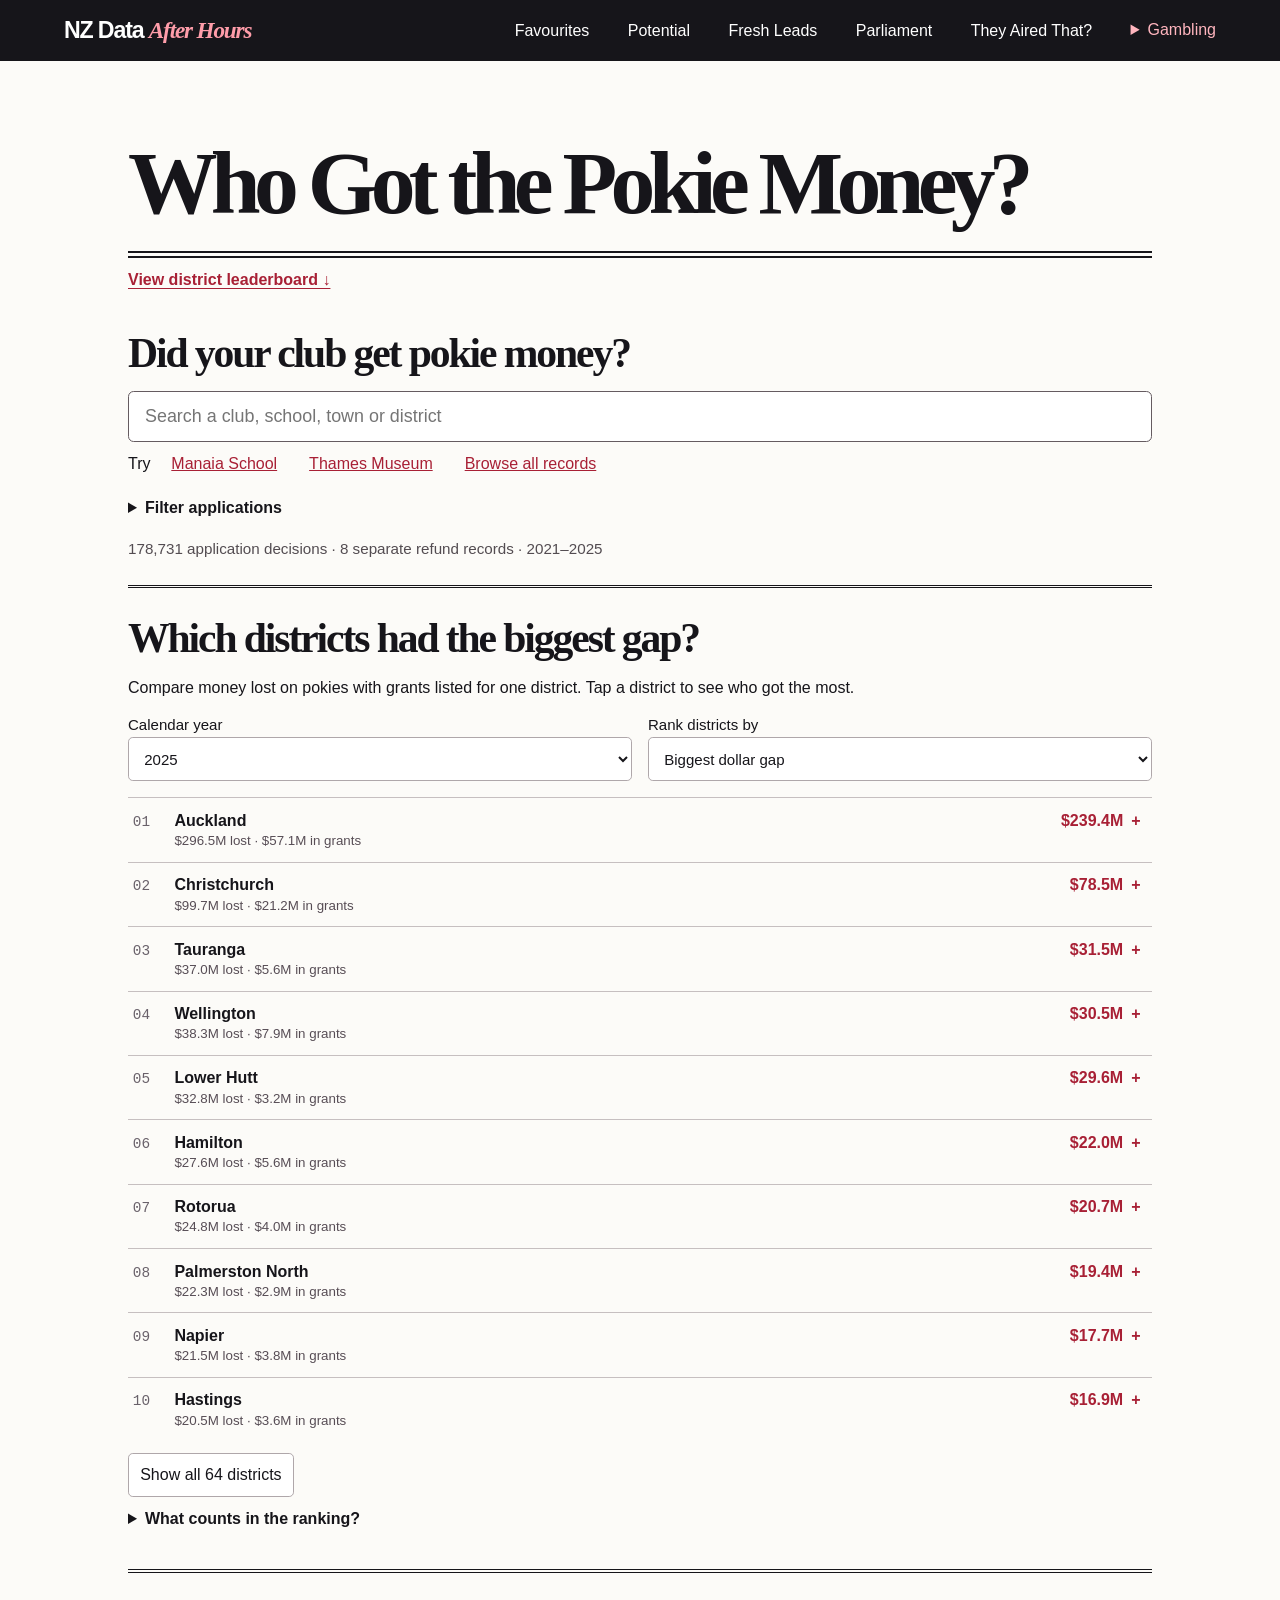
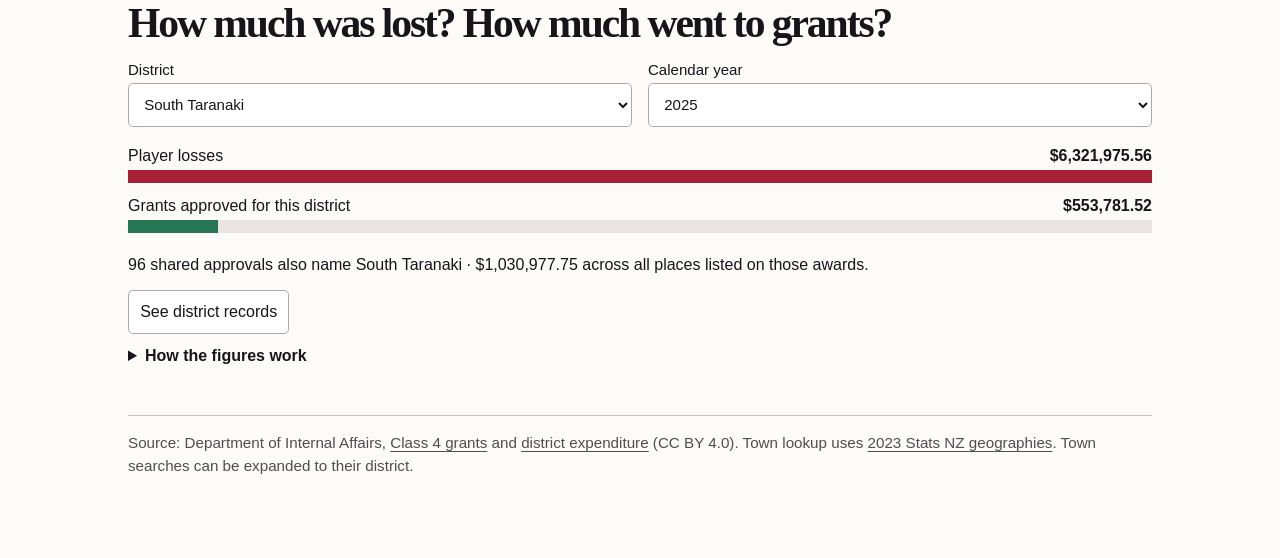
<file: pokie-money.html>
<!doctype html>
<html lang="en-NZ">
<head>
  <meta charset="utf-8">
  <meta name="viewport" content="width=device-width, initial-scale=1">
  <title>Who Got the Pokie Money? · NZ Data After Hours</title>
  <link rel="stylesheet" href="style.css">
  <link rel="stylesheet" href="pokie.css">
  <script defer src="pokie-data/index.js"></script>
  <script defer src="pokie.js"></script>
  <script defer src="pokie-ranks.js"></script>
  <link rel="stylesheet" href="gambling.css">
</head>
<body>
  <a class="skip" href="#main">Skip to content</a>
  <header class="masthead">
    <div class="frame header-row">
      <a class="wordmark" href="index.html">NZ Data <em>After Hours</em></a>
      <nav aria-label="Pages">
        <a href="index.html">Favourites</a>
        <a href="potential.html">Potential</a>
        <a href="fresh-leads.html">Fresh Leads</a>
        <a href="parliament.html">Parliament</a>
        <a href="they-aired-that.html">They Aired That?</a>
        <details class="gambling-menu"><summary>Gambling</summary><div>
          <a href="gambling.html">Gambling Website</a>
          <a href="pokie-money.html" aria-current="page">Pokie Money</a>
          <a href="gambling-losses.html">NZ Gambling Losses</a>
          <a href="online-gambling.html">Offshore Gambling</a>
          <a href="odds.html">What Are the Odds?</a>
          <a href="hundred-dollars.html">The $100 Breakdown</a>
          <a href="pokies-near-you.html">Pokies Near You</a>
          <a href="how-nz-gambles.html">How NZ Gambles</a>
        </div></details>
      </nav>
    </div>
  </header>
  <main class="frame grants" id="main">
    <h1>Who Got the Pokie Money?</h1>
    <p class="rank-jump"><a href="#leaderboard">View district leaderboard ↓</a></p>
    <section aria-labelledby="lookup">
      <h2 id="lookup"><label for="query">Did your club get pokie money?</label></h2>
      <input id="query" type="search" placeholder="Search a club, school, town or district" autocomplete="off">
      <div class="examples">Try <button data-query="Manaia School">Manaia School</button><button data-query="Thames Museum">Thames Museum</button><button id="browse">Browse all records</button></div>
      <div id="towns"></div>
      <details id="filters"><summary>Filter applications</summary>
        <div class="controls"><label>Year<select id="year"></select></label><label>Society<select id="society"></select></label><label>Outcome<select id="outcome"></select></label><label>Grant area<select id="scope"></select></label></div>
      </details>
      <div id="active" hidden><button id="clear">Clear search and filters</button></div>
      <p role="status" id="status">178,731 application decisions · 8 separate refund records · 2021–2025</p>
      <div id="records"></div><button id="more" hidden>Show more records</button>
    </section>
    <section id="leaderboard" aria-labelledby="rank-title">
      <h2 id="rank-title">Which districts had the biggest gap?</h2>
      <p>Compare money lost on pokies with grants listed for one district. Tap a district to see who got the most.</p>
      <div class="controls"><label>Calendar year<select id="rank-year"></select></label><label>Rank districts by<select id="rank-sort"><option value="gap">Biggest dollar gap</option><option value="ratio">Lowest grants per dollar lost</option></select></label></div>
      <div id="rank-list"></div><button id="rank-more"></button>
      <details><summary>What counts in the ranking?</summary><p>Gap = money lost minus grants approved. The percentage shows grants per $100 lost. We count grants listed for one district, even when the form leaves the benefit area blank. Others may benefit too. We leave out shared grants, national grants, refunds and societies’ own spending. Different spellings of a club’s name can appear separately.</p><p id="rank-omitted"></p></details>
    </section>
    <section class="district" aria-labelledby="district-title">
      <h2 id="district-title">How much was lost? How much went to grants?</h2>
      <div class="controls"><label>District<select id="district"></select></label><label>Calendar year<select id="chart-year"></select></label></div>
      <div id="chart" aria-live="polite"></div>
      <p id="shared"></p><button id="district-records">See district records</button>
      <details><summary>How the figures work</summary><p>Losses are bets minus prizes at local pubs and clubs over the year. Grants are amounts approved for one recorded district, before refunds. You can see refunds in the records. Shared, national and unknown-area grants are left out.</p></details>
    </section>
    <footer>Source: Department of Internal Affairs, <a href="https://catalogue.data.govt.nz/dataset/class-4-grants-data">Class 4 grants</a> and <a href="https://catalogue.data.govt.nz/dataset/class-4-gambling-expenditure-by-quarter-and-district">district expenditure</a> (CC BY 4.0). Town lookup uses <a href="https://services.arcgis.com/yz3Bly07x1dczMks/arcgis/rest/services/statistical_area_1_higher_geographies_2023_generalised/FeatureServer">2023 Stats NZ geographies</a>. Town searches can be expanded to their district.</footer>
    <noscript>Enable JavaScript to search the records or open the source files above.</noscript>
  </main>
</body></html>
</file>
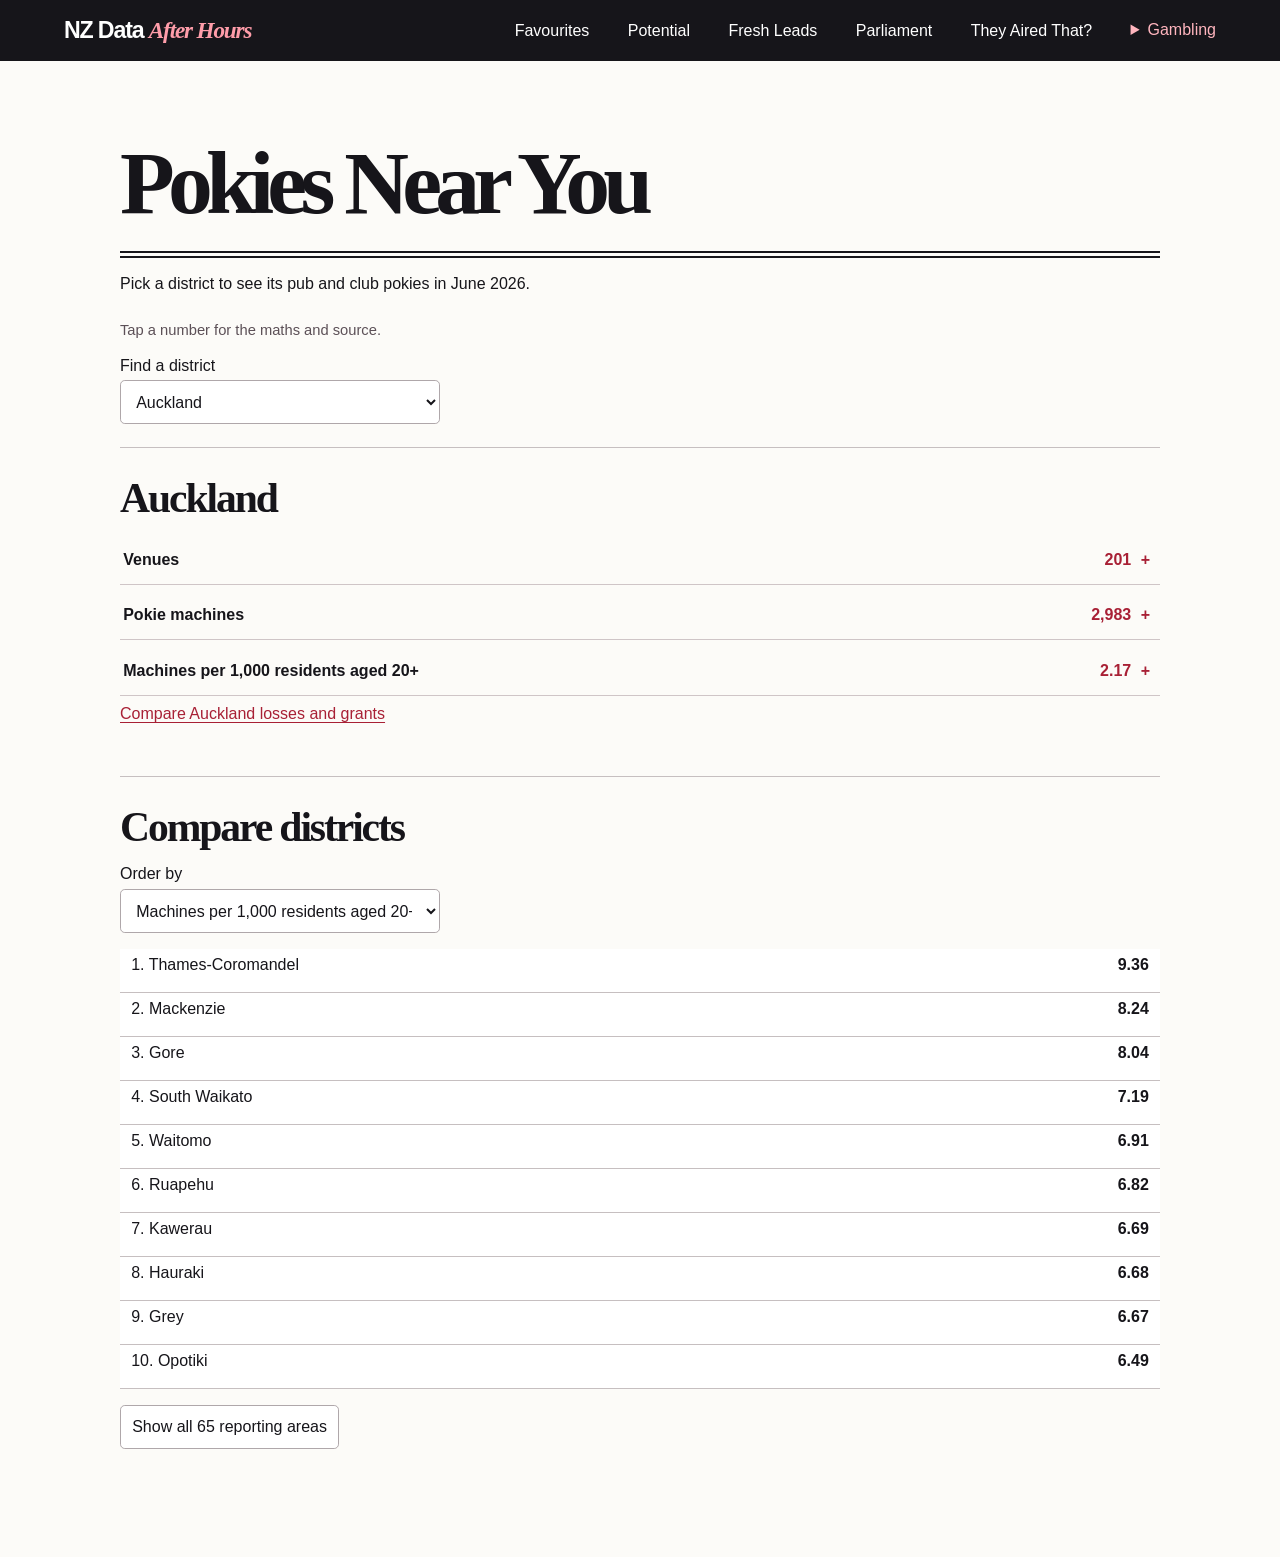
<file: pokies-near-you.html>
<!doctype html>
<html lang="en-NZ">
<head>
  <meta charset="utf-8">
  <meta name="viewport" content="width=device-width, initial-scale=1">
  <title>Pokies Near You · NZ Data After Hours</title>
  <link rel="stylesheet" href="style.css">
  <link rel="stylesheet" href="pokie.css">
  <script defer src="explore-common.js"></script>
  <script defer src="districtSupply.js"></script>
  <script defer src="pokies-near-you.js"></script>
  <link rel="stylesheet" href="gambling.css">
</head>
<body>
  <a class="skip" href="#main">Skip to content</a>
  <header class="masthead">
    <div class="frame header-row">
      <a class="wordmark" href="index.html">NZ Data <em>After Hours</em></a>
      <nav aria-label="Pages">
        <a href="index.html">Favourites</a>
        <a href="potential.html">Potential</a>
        <a href="fresh-leads.html">Fresh Leads</a>
        <a href="parliament.html">Parliament</a>
        <a href="they-aired-that.html">They Aired That?</a>
        <details class="gambling-menu"><summary>Gambling</summary><div>
          <a href="gambling.html">Gambling Website</a>
          <a href="pokie-money.html">Pokie Money</a>
          <a href="gambling-losses.html">NZ Gambling Losses</a>
          <a href="online-gambling.html">Offshore Gambling</a>
          <a href="odds.html">What Are the Odds?</a>
          <a href="hundred-dollars.html">The $100 Breakdown</a>
          <a href="pokies-near-you.html" aria-current="page">Pokies Near You</a>
          <a href="how-nz-gambles.html">How NZ Gambles</a>
        </div></details>
      </nav>
    </div>
  </header>
  <main class="frame grants gambling-data explorer" id="main">
    <h1>Pokies Near You</h1><p class="intro">Pick a district to see its pub and club pokies in June 2026.</p><p class="tap-hint">Tap a number for the maths and source.</p>
    <label>Find a district<select id="area"></select></label><section><h2 id="area-title"></h2><div id="local"></div><p id="grants-link"></p></section><section><h2>Compare districts</h2><label>Order by<select id="sort"><option value="density">Machines per 1,000 residents aged 20+</option><option value="count">Total machines</option></select></label><div id="ranking"></div><button id="more-districts">Show all districts</button></section>
    <noscript>Enable JavaScript to explore the figures.</noscript>
  </main>
</body></html>
</file>
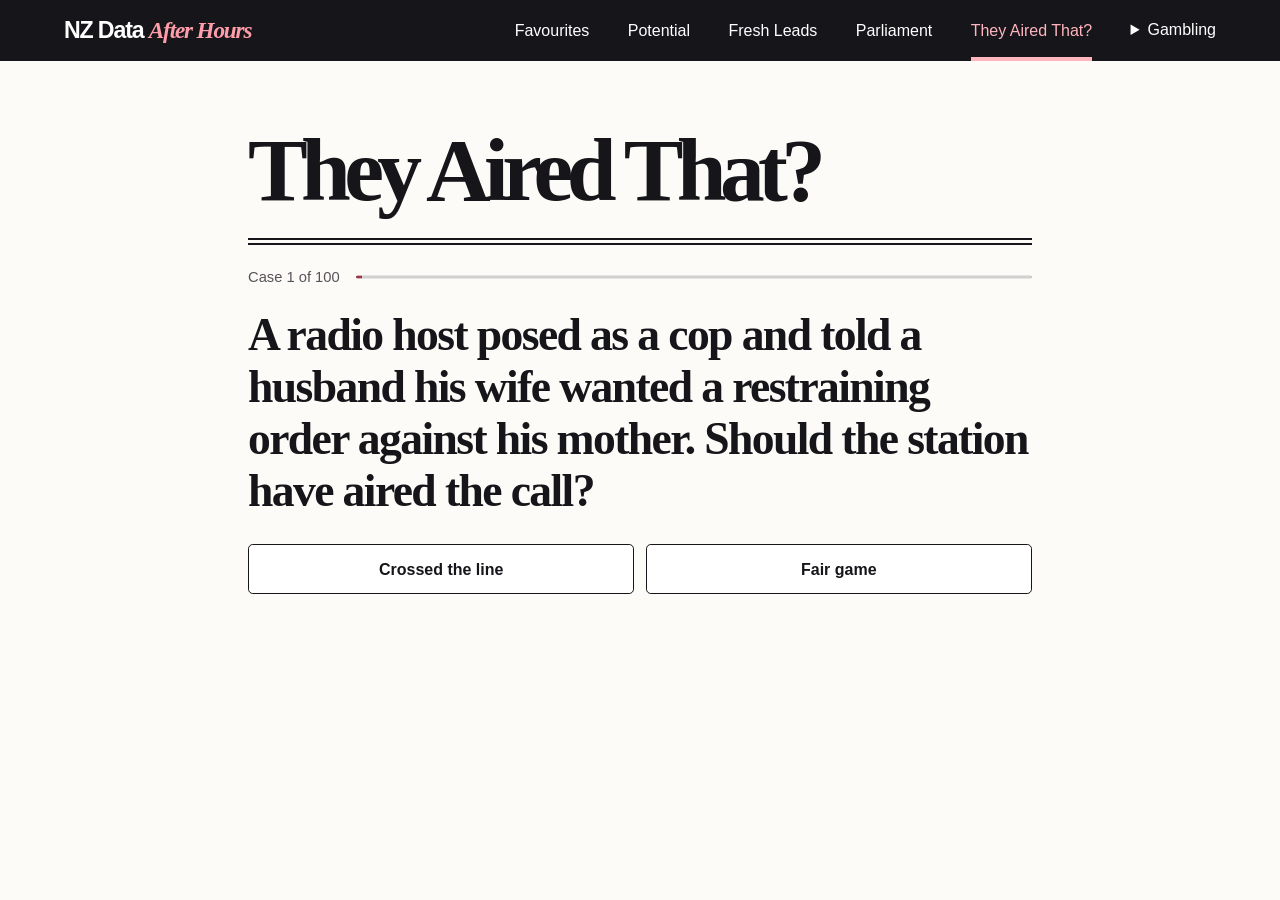
<file: they-aired-that.html>
<!doctype html>
<html lang="en-NZ">
<head>
  <meta charset="utf-8">
  <meta name="viewport" content="width=device-width, initial-scale=1">
  <title>They Aired That? · NZ Data After Hours</title>
  <link rel="stylesheet" href="style.css">
  <link rel="stylesheet" href="aired.css?v=verdict1">
  <script defer src="aired-cases.js"></script>
  <script defer src="aired.js?v=verdict1"></script>
  <link rel="stylesheet" href="gambling.css">
</head>
<body>
  <a class="skip" href="#main">Skip to content</a>
  <header class="masthead">
    <div class="frame header-row">
      <a class="wordmark" href="index.html">NZ Data <em>After Hours</em></a>
      <nav aria-label="Pages">
        <a href="index.html">Favourites</a>
        <a href="potential.html">Potential</a>
        <a href="fresh-leads.html">Fresh Leads</a>
        <a href="parliament.html">Parliament</a>
        <a href="they-aired-that.html" aria-current="page">They Aired That?</a>
        <details class="gambling-menu"><summary>Gambling</summary><div>
          <a href="gambling.html">Gambling Website</a>
          <a href="pokie-money.html">Pokie Money</a>
          <a href="gambling-losses.html">NZ Gambling Losses</a>
          <a href="online-gambling.html">Offshore Gambling</a>
          <a href="odds.html">What Are the Odds?</a>
          <a href="hundred-dollars.html">The $100 Breakdown</a>
          <a href="pokies-near-you.html">Pokies Near You</a>
          <a href="how-nz-gambles.html">How NZ Gambles</a>
        </div></details>
      </nav>
    </div>
  </header>
  <main class="frame game" id="main">
    <h1>They Aired That?</h1>
    <noscript>Enable JavaScript to vote and reveal each ruling.</noscript>
    <section id="round" hidden>
      <div class="progress"><span id="counter"></span><progress aria-label="Case number"></progress></div>
      <h2 id="question" tabindex="-1"></h2>
      <div id="choices" aria-label="Your call" role="group">
        <button type="button">Crossed the line</button>
        <button type="button">Fair game</button>
      </div>
      <section id="reveal" hidden aria-labelledby="verdict">
        <h3 id="verdict" tabindex="-1"><span id="mark" aria-hidden="true"></span> <span id="verdict-text"></span></h3>
        <p id="your-choice"></p>
        <p id="finding"></p>
        <p id="reason"></p>
        <a id="source">Read the BSA decision</a>
        <button type="button" id="next">Next case →</button>
      </section>
    </section>
    <section id="complete" hidden>
      <h2 tabindex="-1">You’ve reached the last case.</h2>
      <p id="recap"></p>
      <button id="restart" type="button">Play again</button>
    </section>
  </main>
</body>
</html>
</file>
<file: style.css>
* { box-sizing: border-box; }

:root {
  color-scheme: light;
  --ink: #16151a;
  --paper: #fcfbf8;
  --accent: #a82035;
  --rule: #c6bfc0;
}

body {
  margin: 0;
  background: var(--paper);
  color: var(--ink);
  font-family: "Source Sans 3", "Segoe UI", sans-serif;
}

.frame { width: min(76rem, 90%); margin-inline: auto; }
a { color: inherit; text-underline-offset: .19em; }
a:focus-visible { outline: 3px solid #3878bf; outline-offset: 4px; }
.skip { position: absolute; transform: translateY(-160%); background: white; color: black; padding: .7rem; }
.skip:focus { transform: translateY(0); z-index: 2; }

.masthead { background: var(--ink); color: white; }
.header-row { display: flex; align-items: center; justify-content: space-between; gap: 2rem; }
.wordmark { font-size: 1.45rem; font-weight: 750; letter-spacing: -.05em; text-decoration: none; }
.wordmark em { color: #ff9daa; font-family: "Georgia", serif; }
nav { display: flex; gap: clamp(1rem, 3vw, 2.4rem); }
nav a { display: block; padding: 1.35rem 0 1.1rem; text-decoration: none; border-bottom: 4px solid transparent; }
nav a:hover, nav a[aria-current] { color: #ffb5be; border-color: currentColor; }

main { padding-block: clamp(2.6rem, 6vw, 5.5rem) 5rem; }
h1 { margin: 0; padding-bottom: .26em; font: 700 clamp(3.6rem, 9vw, 7rem)/1 Georgia, serif; letter-spacing: -.075em; border-bottom: .45rem double var(--ink); }
article { display: grid; grid-template-columns: minmax(0, 1fr) minmax(0, 1.5fr); gap: clamp(2rem, 7vw, 7rem); padding: clamp(2rem, 4vw, 3.8rem) 0; border-bottom: 1px solid var(--rule); scroll-margin-top: 2rem; }
h2 { margin: 0; font: 700 clamp(1.9rem, 3.5vw, 3.35rem)/1.06 Georgia, serif; letter-spacing: -.05em; }
h2 a { text-decoration: none; }
h2 a:hover { color: var(--accent); text-decoration: underline; text-decoration-thickness: 1px; }
.number { color: var(--accent); font-variant-numeric: lining-nums; }
.subtitle { display: block; margin-top: .85rem; font: 500 1.05rem/1.4 "Segoe UI", sans-serif; letter-spacing: 0; color: #595461; }
.copy { max-width: 68ch; font-size: 1.08rem; line-height: 1.7; }
p { margin: 0; }
p + p { margin-top: 1rem; }
p a { color: var(--accent); }
p a:hover { text-decoration-thickness: 2px; }

@media (max-width: 48rem) {
  .header-row { flex-direction: column; align-items: start; gap: 0; padding-top: 1rem; }
  nav a { padding: .85rem 0 .7rem; }
  article { grid-template-columns: 1fr; gap: 1.2rem; }
  .copy { font-size: 1rem; }
}

@media (max-width: 26rem) {
  nav { gap: .8rem; flex-wrap: wrap; }
  nav a { font-size: .94rem; }
}
.lead-intro { margin-top: 1rem; max-width: 65ch; font-size: 1.08rem; line-height: 1.5; }
.lead-jumps { display: flex; flex-wrap: wrap; gap: .25rem 1rem; }
.lead-jumps a { padding: .65rem 0; color: var(--accent); text-decoration: underline; border: 0; }
.lead-jumps a:hover { color: var(--ink); }
.header-row nav { flex-wrap: wrap; row-gap: 0; }
</file>
<file: gambling.css>
.gambling-menu {position:relative;align-self:center}
.gambling-menu summary {cursor:pointer;min-height:44px;padding:.75rem 0}
.gambling-menu:has([aria-current]) summary {color:#ffb5be}
.gambling-menu div {position:absolute;z-index:8;right:0;width:max-content;max-width:90vw;background:#211f25;box-shadow:0 5px 16px #0004;padding:.35rem .8rem;border-radius:.3rem}
.gambling-menu a {padding:.7rem .3rem;border:0;min-height:44px}
@media(max-width:48rem){.gambling-menu {position:static}.header-row nav {position:relative}.gambling-menu div {right:auto;left:0;width:100%}}
#leaderboard {border-block-start:3px double var(--ink)}
#leaderboard .controls {margin:1rem 0}
#rank-list details {border-top:1px solid var(--rule)}
#rank-list > details > summary {display:grid;align-items:baseline;grid-template-columns:2.1em minmax(0,1fr) auto 1em;gap:.2rem .5rem;padding:.85rem .3rem}
#rank-list > details > summary::after {content:"+";grid-area:1/4;color:var(--accent)}
#rank-list > details[open] > summary::after {content:"−"}
#rank-list summary span {color:#69616a;font: .9rem monospace}
#rank-list summary b {color:var(--accent);font-variant-numeric:tabular-nums}
#rank-list small {display:block;color:#574d55;font-weight:400}
#rank-list summary small {grid-column:2/-1}
.recipient-panel {background:#f2efea;padding:1rem;overflow-wrap:anywhere}
.recipient-panel h3 {margin:0}.recipient-panel ol {padding-left:2rem}
.recipient-panel li {padding:.4rem 0}.recipient-panel small {margin-top:.2rem}
#rank-more {margin-top:.75rem}
#leaderboard > p,.gambling-data p {line-height:1.5}
.gambling-data .intro {margin:.9rem 0 1.4rem;max-width:62ch}
.gambling-data .bar-fill:not(.award) {background:#8e2541}
.gambling-data .chart-row {padding:.35rem 0}
.gambling-data .headline-value {font:700 clamp(2.2rem,6vw,3.5rem)/1.2 Georgia,serif;letter-spacing:-.04em}
.gambling-data .period {border-top:1px solid var(--rule);margin-top:1rem;padding-top:1rem}
.gambling-data h3 {margin:0 0 .4rem}
.gambling-data select {max-width:20rem;display:block;margin-top:.35rem}
.gambling-data footer {margin-top:2rem}

.rank-jump a {display:inline-block;padding:.85rem 0;min-height:44px;font-weight:600}
.gambling-menu[open] > div {max-height:min(65vh,26rem);overflow-y:auto}
.explorer {max-width:65rem}
.explorer .tap-hint {font-size:.92rem;color:#5c5057;margin-bottom:1rem}
.explorer section {border-top:1px solid var(--rule);margin-top:1.4rem}
.explorer h3 {font-size:1.25rem;margin:1.4rem 0 .6rem}
.explorer .figure {margin:.4rem 0;border-bottom:1px solid #cfc5c7}
.explorer .figure summary {display:grid;align-items:center;grid-template-columns:minmax(0,1fr) auto 1rem;gap:.6rem;padding:.8rem .2rem;min-height:48px}
.figure summary::after {content:"+";color:var(--accent)}
.figure[open] summary::after {content:"−"}
.figure summary strong {color:var(--accent);font-variant-numeric:tabular-nums}
.source-note {background:#f1ede7;padding:.9rem 1rem;border-left:3px solid #735251}
.source-note a {display:block;width:fit-content;color:#7f1934;padding:.5rem 0;text-decoration:underline}
.pair {display:grid;grid-template-columns:repeat(auto-fit,minmax(min(100%,18rem),1fr));gap:1rem;margin-top:1rem}
.odds-card {padding:1rem;background:#f5f1eb;border:1px solid #d2c7bd}
.explorer .odds-card h3 {margin:0 0 .5rem;font-family:Georgia,serif}
.strip {display:grid;grid-template-columns:repeat(20,1fr);gap:3px;max-width:38rem;margin:.75rem 0 1.25rem}
.strip i,#dots i {aspect-ratio:1;border-radius:50%;background:#dfd9d4}
.strip .hit,#dots .hit {background:#25674f}
#dots .overseas {background:#912641;box-shadow:inset 0 0 0 2px #471324}
#dots {max-width:20rem;display:grid;grid-template-columns:repeat(10,1fr);gap:.34rem;margin:1.1rem 0}
#wheel {display:grid;grid-template-columns:repeat(7,minmax(0,1fr));gap:4px;max-width:29rem;margin:1rem 0}
#wheel span {text-align:center;border-radius:.2rem;background:#e9e4dd;padding:.5rem 0;color:#54504a}
#wheel .lit {color:white;font-weight:700}#wheel .red {background:#94273c}#wheel .black {background:#28242a}
.prize-share {height:1.6rem;background:#e9e4dd;margin:1rem 0}.prize-share i {display:block;height:100%;background:#28684f}
#guess {display:block;width:min(100%,26rem);min-height:44px;accent-color:#912641}#guess-value {margin-right:.8rem;font-weight:700}
.explorer .district-choice {display:flex;width:100%;justify-content:space-between;text-align:left;gap:.6rem;border:0;border-bottom:1px solid var(--rule);border-radius:0}
#ranking {margin:1rem 0}
.explorer .controls select {max-width:100%}
.explorer button:focus-visible,.figure summary:focus-visible {outline:3px solid #406a99}
.gambling-hub {max-width:52rem}
.gambling-hub section {margin:0;padding:1.75rem 0}
.gambling-hub section:first-of-type {border-top:0}
.gambling-hub section > p {max-width:58ch;margin-bottom:.75rem}
.gambling-hub .hub-links {display:flex;flex-wrap:wrap;gap:0 1.5rem;margin:.5rem 0 0}
.hub-links a {display:inline-flex;align-items:center;min-height:44px;color:var(--accent);font-weight:600}
@media(max-width:34rem){#games .figure summary,.gambling-hub .figure summary {grid-template-columns:minmax(0,1fr) 1rem;gap:.25rem}.gambling-hub .figure summary strong,#games .figure summary strong {grid-row:2}.gambling-hub .figure summary::after,#games .figure summary::after {grid-column:2;grid-row:1/3;align-self:center}}
.hub-track {height:.45rem;margin:-.25rem 0 .7rem;background:#e6e0d9}
.hub-track i {display:block;height:100%;background:var(--accent)}
</file>
<file: pokie.css>
.grants { max-width: 64rem; }
.grants h1 { font-size: clamp(2.7rem,7vw,5.8rem); }
.grants section { padding-block: 1.75rem; }
.grants h2 { font-size: clamp(1.65rem,4vw,2.6rem); margin-bottom: 1rem; }
.grants #query { width: 100%; min-height: 3.2rem; background: white; padding: .65rem 1rem; border: 1px solid #655b60; border-radius: .35rem; font: inherit; font-size: 1.12rem; }
.grants button, .grants select { font: inherit; color: var(--ink); background: white; border: 1px solid #afa7aa; border-radius: .3rem; min-height: 44px; padding: .45rem .7rem; cursor: pointer; }
.grants button:hover { background: #f4ecec; }
.grants :is(input,button,select,summary):focus-visible { outline: 3px solid #3878bf; outline-offset: 2px; }
.grants .examples, #towns { display: flex; flex-wrap: wrap; align-items: center; gap: .35rem .6rem; }
.grants .examples button, .grants #active button { color: var(--accent); text-decoration: underline; background: transparent; border: 0; }
.grants summary { cursor: pointer; padding: .8rem 0; font-weight: 650; }
.grants .controls { display: flex; flex-wrap: wrap; gap: .65rem 1rem; }
.grants .controls label { flex: 1 1 10rem; display: grid; gap: .3rem; font-size: .94rem; }
.grants select { width: 100%; min-width: 0; }
#status, .grants footer { font-size: .95rem; color: #534c51; margin-top: .6rem; }
.grant-record { border-top: 1px solid var(--rule); padding: .9rem 0; }
.grant-record h3 { margin: .2rem 0; font-size: 1.1rem; overflow-wrap: anywhere; }
.grant-record p { margin: .25rem 0; line-height: 1.45; }
.grant-record small { font-size: .88rem; }
.grant-record button { min-height: 44px; margin-top: .35rem; }
.grants .district { border-top: .3rem double var(--ink); }
#chart { margin: 1.25rem 0; }
.bar-label { display: flex; justify-content: space-between; gap: .65rem; margin-top: .85rem; }
.bar-track { height: .8rem; background: #eae5e3; margin-top: .35rem; }
.bar-fill { height: 100%; background: var(--accent); }
.bar-fill.award { background: #267654; }
#shared,.grants details p,.grants footer { line-height: 1.5; }
#district-records { margin-top: .8rem; }
.grants footer { border-top: 1px solid var(--rule); padding-top: 1rem; }
.grants [hidden] {display:none}
.grant-record button + button { margin-left: .4rem; }
</file>
<file: parliament.css>
#mp-profile { border: 0; border-radius: .5rem; padding: 1.5rem; max-width: min(24rem, 90vw); max-height: 85vh; color: var(--ink); }
#mp-profile::backdrop { background: #19151bc7; }
#mp-profile button { display: block; margin: 0 0 .6rem auto; min-height: 44px; padding: .4rem .9rem; cursor: pointer; }
#mp-profile img, .profile-initials { width: 10rem; height: 10rem; object-fit: contain; background: #e6d8d8; }
.profile-initials { display: grid; place-items: center; font: bold 3rem Georgia, serif; }
#mp-profile h2 { margin: .8rem 0 .4rem; font-size: 2rem; }
.photo-credit { margin-top: 1.2rem; font-size: .9rem; overflow-wrap: anywhere; }
#mp-profile [hidden] { display: none; }
.explorer-controls { display: flex; flex-wrap: wrap; align-items: end; gap: .75rem 1.5rem; margin-block: 1.5rem .9rem; }
.bill-field { display: grid; gap: .35rem; flex: 1 1 16rem; max-width: 30rem; }
.bill-field label { font-weight: 650; }
.bill-field select, .switch button { min-height: 44px; border: 1px solid #a89b9c; color: var(--ink); font: inherit; }
.bill-field select { width: 100%; background: white; border-radius: .3rem; padding: .45rem .65rem; }
.switch { display: inline-flex; }
.switch button { padding: .45rem 1.1rem; cursor: pointer; background: transparent; }
.switch button:first-child { border-radius: .3rem 0 0 .3rem; }
.switch button:last-child { border-radius: 0 .3rem .3rem 0; border-left: 0; }
.switch button[aria-pressed="true"] { background: var(--ink); color: white; }
#context { font-size: 1rem; line-height: 1.55; color: #4d4752; }
#context a { color: var(--accent); }
#party-key { display: flex; flex-wrap: wrap; gap: .4rem 1rem; list-style: none; padding: 0; }
#party-key[hidden] { display: none; }
#party-key li { display: flex; align-items: center; gap: .4rem; font-size: .9rem; }
#party-key li::before { content: ""; width: .7rem; height: .7rem; background: var(--party); border-radius: 2px; }
#seat-board { display: grid; grid-template-columns: repeat(2,minmax(0,1fr)); align-items: start; gap: 1.3rem 2rem; margin-top: 1.5rem; }
.seat-group { border-top: 2px solid var(--party, var(--ink)); padding-top: .5rem; }
.seat-group h2 { display: flex; align-items: baseline; gap: .6rem; margin-bottom: .65rem; font: 650 1.16rem/1.3 "Segoe UI", sans-serif; letter-spacing: -.02em; }
.seat-group h2 span { font-weight: 400; font-size: .95rem; color: #555; }
.seats { display: grid; grid-template-columns: repeat(auto-fill, minmax(44px, 1fr)); gap: 3px; }
.seats button { position: relative; display: grid; place-items: center; padding: 0; border: 0; min-width: 0; aspect-ratio: 1; overflow: hidden; background: var(--party); color: var(--ink-on-party, white); font: 650 .95rem/1 "Segoe UI", sans-serif; cursor: pointer; border-radius: 3px; }
.seats button:focus-visible, .seats button:hover { outline: 2px solid var(--ink); outline-offset: 1px; z-index: 3; }
.seats img { width: 100%; height: 100%; object-fit: contain; }
#mp-profile img, #mp-profile .profile-initials { background: var(--party); }
#mp-profile .profile-vote { font-weight: 650; }
.sr-only { position: absolute; width: 1px; height: 1px; overflow: hidden; clip-path: inset(50%); white-space: nowrap; }
@media (max-width: 44rem) {
  #seat-board { grid-template-columns: 1fr; }
  .explorer-controls { margin-top: 1rem; }
}

#mp-profile .profile-initials { color: white; }
#mp-profile { width: min(23rem, 90vw); }
#mp-profile .affiliation + .profile-vote { margin-top: .3rem; }

.vote-pager { display: flex; gap: .35rem; }
.vote-pager button { min-height: 44px; padding: .4rem .7rem; border: 1px solid #a89b9c; border-radius: .3rem; color: var(--ink); background: white; font: inherit; cursor: pointer; }
.vote-pager button:disabled { opacity: .45; cursor: default; }
@media (max-width: 40rem) {
  .bill-field { flex: 1 0 100%; min-width: 0; }
  .explorer-controls { gap: .55rem; }
  .switch button, .vote-pager button { padding-inline: .5rem; font-size: .9rem; }
}
#seat-board[hidden], #party-board[hidden] { display: none; }
.bill-field { min-width: 0; }
.bill-field input { min-width: 0; width: 100%; min-height: 44px; border: 1px solid #a89b9c; border-radius: .3rem; padding: .45rem .65rem; font: inherit; }
.type-field { max-width: 13rem; }
#party-board { display: grid; grid-template-columns: repeat(2,minmax(0,1fr)); gap: 1.2rem; margin-block: 1.5rem; }
.party-list { display: grid; gap: .65rem; }
.party-row { position: relative; display: flex; justify-content: space-between; gap: .4rem; padding: .45rem 0 .75rem; font-size: .95rem; }
.party-row::after { content: ""; position: absolute; bottom: 0; left: 0; width: var(--share); height: 4px; background: var(--party); border-radius: 3px; }
@media (max-width: 40rem) { .type-field { max-width: 100%; } }
</file>
<file: aired.css>
.game { max-width: 49rem; padding-top: clamp(1.8rem, 5vw, 4rem); }
.game h1 { font-size: clamp(2.8rem, 7vw, 5.7rem); }
.game h2 { font-size: clamp(1.75rem, 4.4vw, 2.85rem); line-height: 1.14; letter-spacing: -.035em; }
.game h3 { font: 700 clamp(1.4rem, 3vw, 1.9rem)/1.2 Georgia, serif; margin: .4rem 0; }
.game h2:focus, .game h3:focus { outline: none; }
.game [hidden] { display: none; }
.progress { display: flex; align-items: center; gap: 1rem; margin: 1.5rem 0; color: #59515a; font-size: .92rem; }
.progress progress { flex: 1; height: .35rem; min-width: 1rem; accent-color: var(--accent); }
#choices { display: grid; grid-template-columns: 1fr 1fr; gap: .7rem; margin-top: 1.7rem; }
.game button { border: 1px solid var(--ink); background: white; color: var(--ink); border-radius: .3rem; min-height: 50px; padding: .6rem 1rem; line-height: 1.2; font-family: inherit; font-size: 1rem; font-weight: 650; cursor: pointer; }
.game button:hover { background: #f2e9e7; }
.game button:focus-visible { outline: 3px solid #3878bf; outline-offset: 3px; }
#reveal, #complete { margin-top: 1.35rem; }
#reveal { --tone: #6a4c13; background: #fff3d8; border-left: .35rem solid var(--tone); border-radius: .35rem; padding: 1rem 1.15rem; }
#reveal[data-state="right"] { --tone: #175535; background: #e4f4e9; }
#reveal[data-state="wrong"] { --tone: #8b2230; background: #fbe8e9; }
#verdict { display: flex; align-items: center; gap: .55rem; color: var(--tone); margin: 0 0 .6rem; }
#mark { display: inline-grid; place-items: center; flex: none; width: 1.45em; height: 1.45em; border-radius: 50%; background: var(--tone); color: white; font: bold 1em/1 system-ui, sans-serif; }
#finding { margin: 1rem 0 .25rem; font-weight: 700; }
#finding + p { margin-top: 0; }
#your-choice { color: #61565f; font-size: .95rem; }
#reason, #recap { max-width: 59ch; line-height: 1.5; }
#source { display: inline-block; color: var(--accent); padding: .65rem 0; }
#next, #restart { display: block; margin-top: .6rem; background: var(--ink); color: white; }
#next:hover, #restart:hover { background: var(--accent); }
</file>
